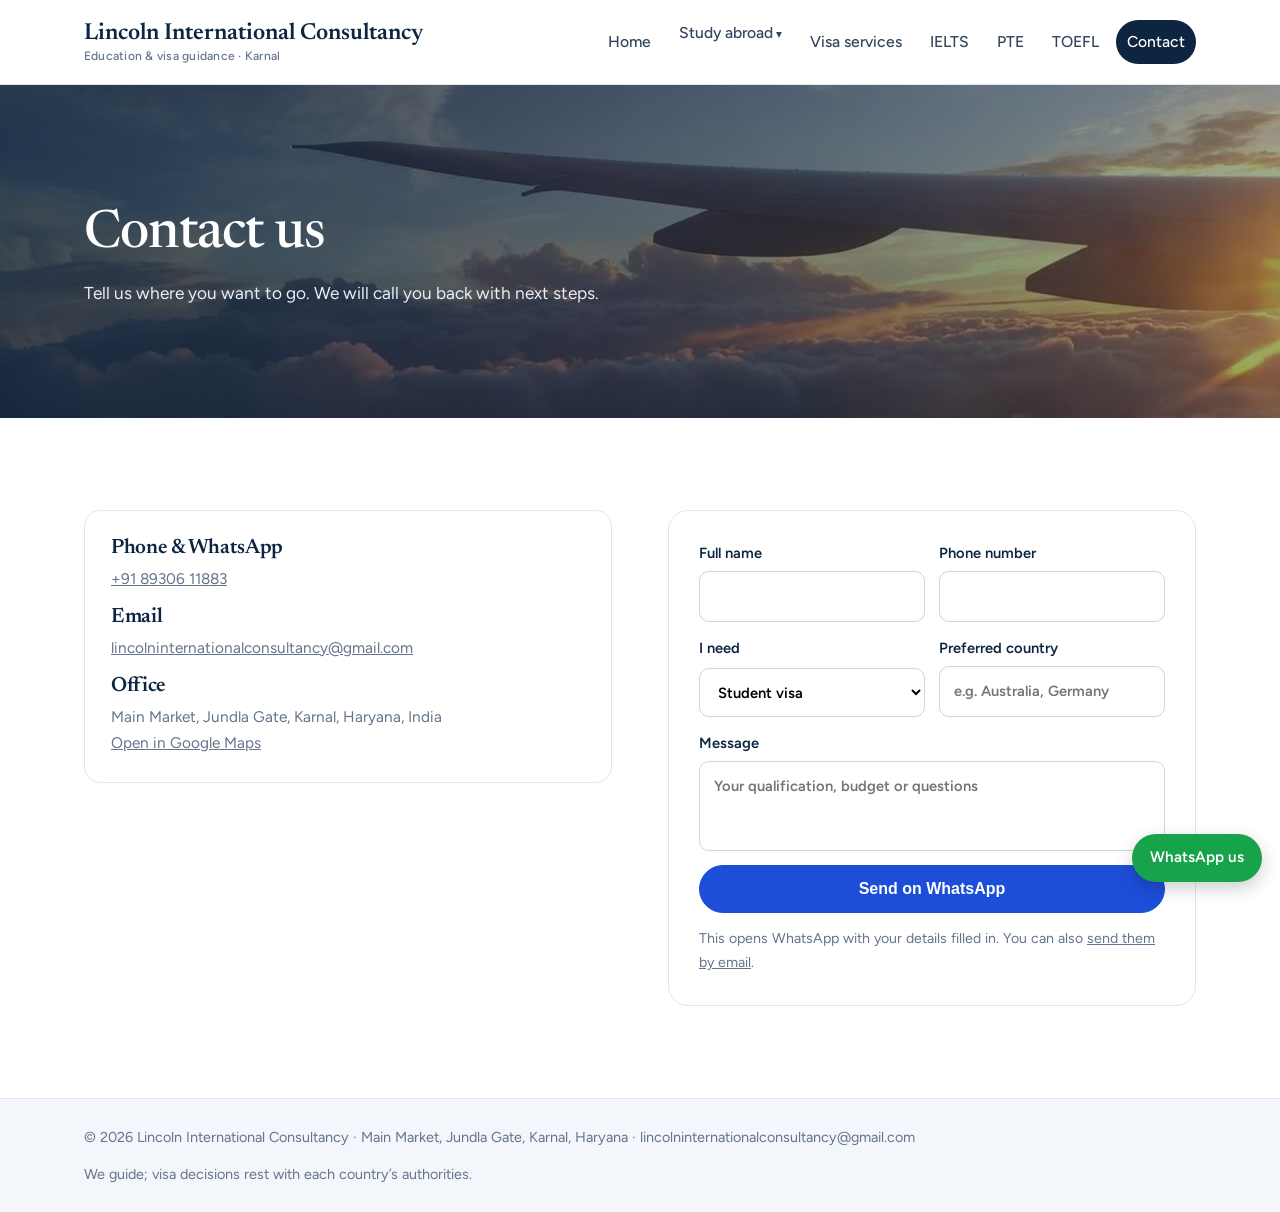
<file: contact.html>
<!DOCTYPE html><html lang="en"><head><meta charset="utf-8"><meta name="viewport" content="width=device-width, initial-scale=1"><title>Contact | Lincoln International Consultancy, Karnal</title><meta name="description" content="Tell us where you want to go. We will call you back with next steps.">
<link rel="preconnect" href="https://fonts.googleapis.com"><link rel="preconnect" href="https://fonts.gstatic.com" crossorigin><link href="https://fonts.googleapis.com/css2?family=Newsreader:opsz,wght@6..72,500;6..72,600&family=Figtree:wght@400;500;600&display=swap" rel="stylesheet"><link rel="icon" href="favicon.ico" sizes="any"><link rel="icon" type="image/png" sizes="32x32" href="assets/favicon-32.png"><link rel="apple-touch-icon" href="assets/apple-touch-icon.png"><link rel="stylesheet" href="style.css?v=6"></head><body>
<header><div class="wrap bar"><a class="brand" href="index.html">Lincoln International Consultancy<small>Education &amp; visa guidance · Karnal</small></a><button class="burger" aria-label="Open menu" aria-expanded="false" aria-controls="menu"><span></span></button><nav id="menu" aria-label="Main"><button class="x" aria-label="Close menu">&times;</button><a href="index.html">Home</a><div class="dd"><a href="destinations.html">Study abroad</a><div class="sub"><a href="study-in-canada.html">Canada</a><a href="study-in-uk.html">United Kingdom</a><a href="study-in-germany.html">Germany</a><a href="study-in-australia.html">Australia</a><a href="study-in-singapore.html">Singapore</a><a href="study-in-ireland.html">Ireland</a></div></div><a href="visa-services.html">Visa services</a><a href="ielts.html">IELTS</a><a href="pte.html">PTE</a><a href="toefl.html">TOEFL</a><a href="contact.html" aria-current=page>Contact</a></nav></div></header>
<main><div class="page banner"><img class="pst" src="assets/banner-poster.jpg" alt=""><video autoplay muted loop playsinline poster="assets/banner-poster.jpg" aria-hidden="true"><source src="assets/banner.mp4" type="video/mp4"></video><div class="wrap"><h1>Contact us</h1><p>Tell us where you want to go. We will call you back with next steps.</p></div></div><section><div class="wrap"><div class="two"><div><div class="card"><h3>Phone &amp; WhatsApp</h3><p><a href="tel:+918930611883">+91 89306 11883</a></p><h3 style="margin-top:14px">Email</h3><p><a href="mailto:lincolninternationalconsultancy@gmail.com">lincolninternationalconsultancy@gmail.com</a></p><h3 style="margin-top:14px">Office</h3><p>Main Market, Jundla Gate, Karnal, Haryana, India</p><p><a href="https://www.google.com/maps/search/?api=1&amp;query=Main+Market+Jundla+Gate+Karnal+Haryana" target="_blank" rel="noopener">Open in Google Maps</a></p></div></div><form id="enq">
   <div class="row">
    <label>Full name<input name="name" required autocomplete="name"></label>
    <label>Phone number<input name="phone" type="tel" required autocomplete="tel"></label>
   </div>
   <div class="row">
    <label>I need<select name="visa"><option>Student visa</option><option>Tourist visa</option><option>Work visa</option><option>IELTS / PTE / TOEFL coaching</option><option>Other</option></select></label>
    <label>Preferred country<input name="country" placeholder="e.g. Australia, Germany"></label>
   </div>
   <label>Message<textarea name="msg" placeholder="Your qualification, budget or questions"></textarea></label>
   <button class="btn" type="submit">Send on WhatsApp</button>
   <small>This opens WhatsApp with your details filled in. You can also <a id="mail" href="#">send them by email</a>.</small>
  </form></div></div></section></main>
<footer><div class="wrap"><span>© <span id="yr">2026</span> Lincoln International Consultancy · Main Market, Jundla Gate, Karnal, Haryana · lincolninternationalconsultancy@gmail.com</span><span>We guide; visa decisions rest with each country’s authorities.</span></div></footer>
<a class="wa" href="https://wa.me/918930611883" target="_blank" rel="noopener">WhatsApp us</a><script src="site.js?v=6"></script></body></html>
</file>
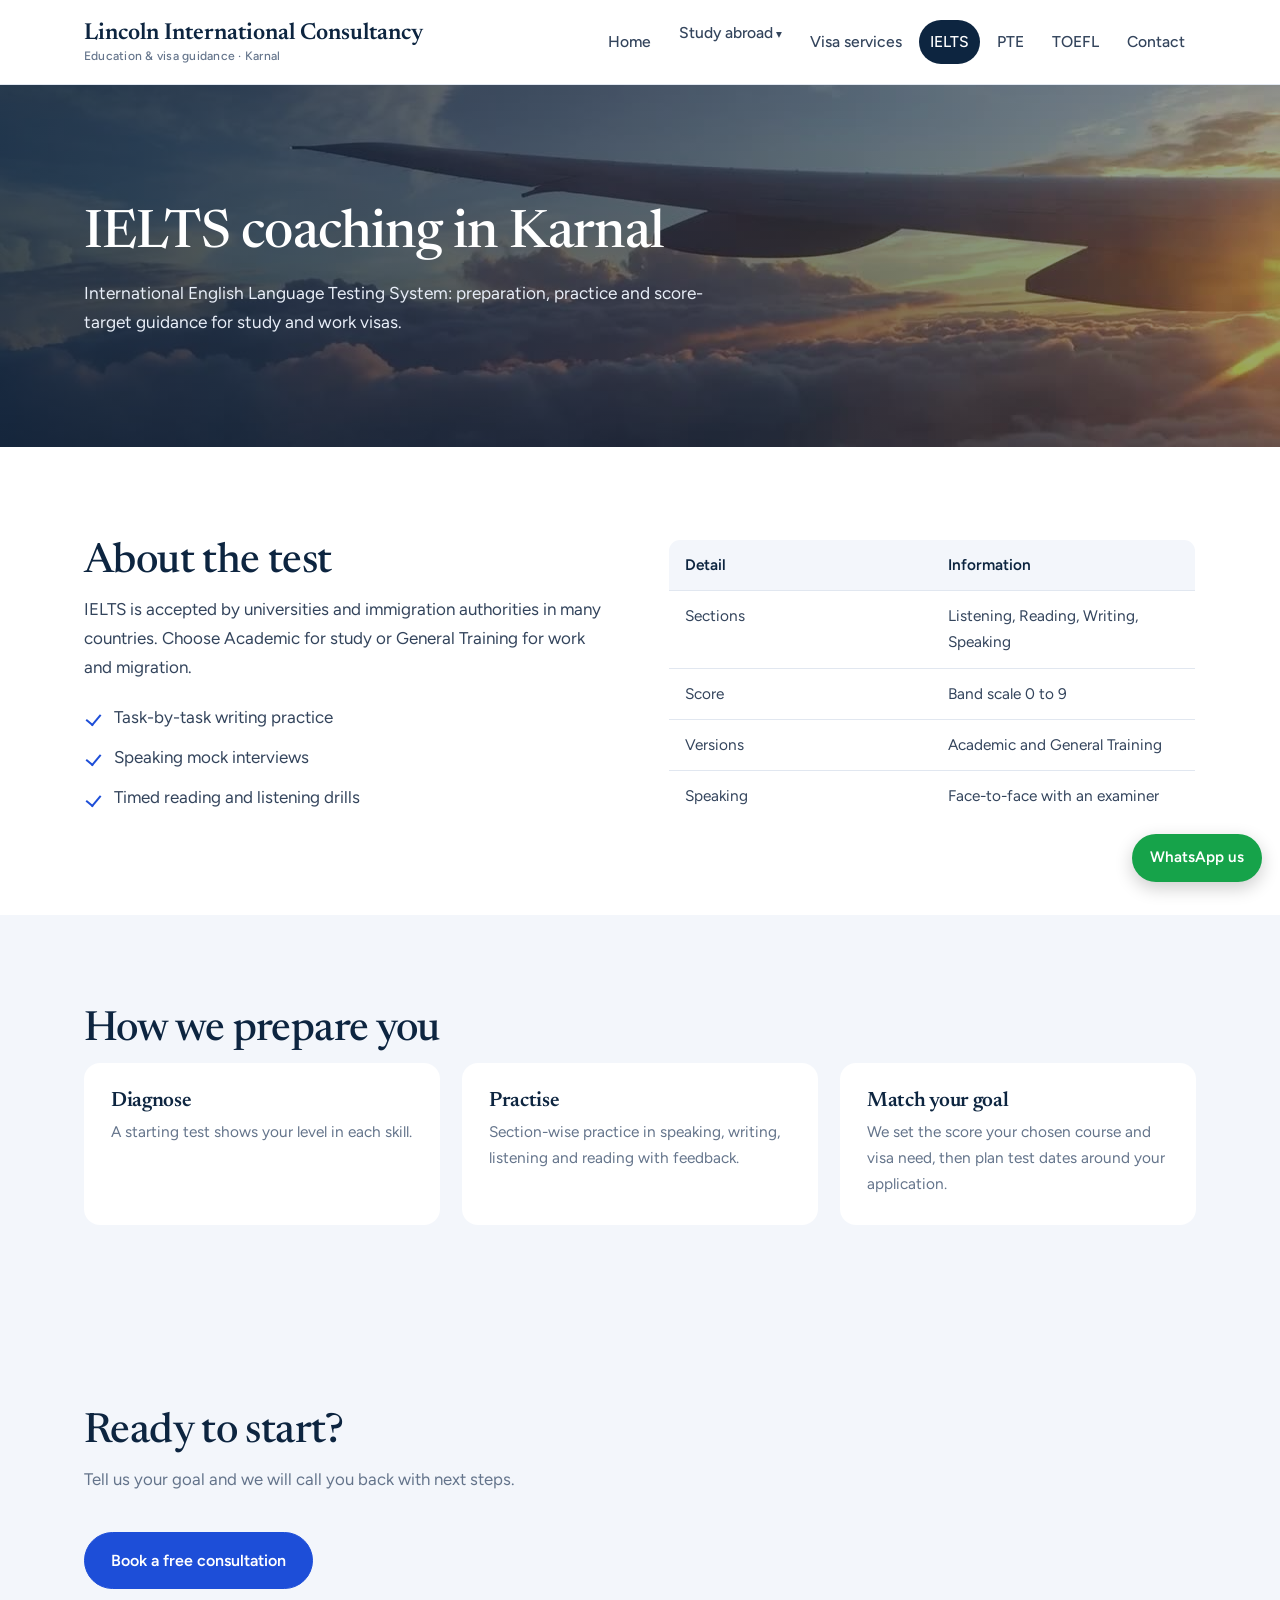
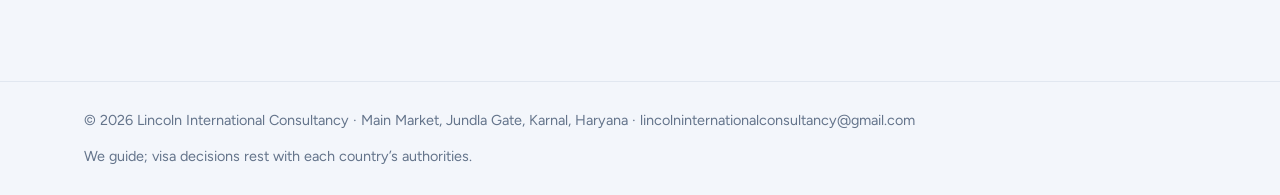
<file: ielts.html>
<!DOCTYPE html><html lang="en"><head><meta charset="utf-8"><meta name="viewport" content="width=device-width, initial-scale=1"><title>IELTS | Lincoln International Consultancy, Karnal</title><meta name="description" content="International English Language Testing System: preparation, practice and score-target guidance for study and work visas.">
<link rel="preconnect" href="https://fonts.googleapis.com"><link rel="preconnect" href="https://fonts.gstatic.com" crossorigin><link href="https://fonts.googleapis.com/css2?family=Newsreader:opsz,wght@6..72,500;6..72,600&family=Figtree:wght@400;500;600&display=swap" rel="stylesheet"><link rel="icon" href="favicon.ico" sizes="any"><link rel="icon" type="image/png" sizes="32x32" href="assets/favicon-32.png"><link rel="apple-touch-icon" href="assets/apple-touch-icon.png"><link rel="stylesheet" href="style.css?v=6"></head><body>
<header><div class="wrap bar"><a class="brand" href="index.html">Lincoln International Consultancy<small>Education &amp; visa guidance · Karnal</small></a><button class="burger" aria-label="Open menu" aria-expanded="false" aria-controls="menu"><span></span></button><nav id="menu" aria-label="Main"><button class="x" aria-label="Close menu">&times;</button><a href="index.html">Home</a><div class="dd"><a href="destinations.html">Study abroad</a><div class="sub"><a href="study-in-canada.html">Canada</a><a href="study-in-uk.html">United Kingdom</a><a href="study-in-germany.html">Germany</a><a href="study-in-australia.html">Australia</a><a href="study-in-singapore.html">Singapore</a><a href="study-in-ireland.html">Ireland</a></div></div><a href="visa-services.html">Visa services</a><a href="ielts.html" aria-current=page>IELTS</a><a href="pte.html">PTE</a><a href="toefl.html">TOEFL</a><a href="contact.html">Contact</a></nav></div></header>
<main><div class="page banner"><img class="pst" src="assets/banner-poster.jpg" alt=""><video autoplay muted loop playsinline poster="assets/banner-poster.jpg" aria-hidden="true"><source src="assets/banner.mp4" type="video/mp4"></video><div class="wrap"><h1>IELTS coaching in Karnal</h1><p>International English Language Testing System: preparation, practice and score-target guidance for study and work visas.</p></div></div><section><div class="wrap"><div class="two"><div><h2>About the test</h2><p>IELTS is accepted by universities and immigration authorities in many countries. Choose Academic for study or General Training for work and migration.</p><ul class="tick"><li>Task-by-task writing practice</li><li>Speaking mock interviews</li><li>Timed reading and listening drills</li></ul></div><div><table><tr><th>Detail</th><th>Information</th></tr><tr><td>Sections</td><td>Listening, Reading, Writing, Speaking</td></tr><tr><td>Score</td><td>Band scale 0 to 9</td></tr><tr><td>Versions</td><td>Academic and General Training</td></tr><tr><td>Speaking</td><td>Face-to-face with an examiner</td></tr></table></div></div></div></section><section class=alt><div class="wrap"><h2>How we prepare you</h2><div class="grid3"><div class="card"><h3>Diagnose</h3><p>A starting test shows your level in each skill.</p></div><div class="card"><h3>Practise</h3><p>Section-wise practice in speaking, writing, listening and reading with feedback.</p></div><div class="card"><h3>Match your goal</h3><p>We set the score your chosen course and visa need, then plan test dates around your application.</p></div></div></div></section><section class=alt><div class="wrap"><h2>Ready to start?</h2><p class="lead">Tell us your goal and we will call you back with next steps.</p><a class="btn" href="contact.html">Book a free consultation</a></div></section></main>
<footer><div class="wrap"><span>© <span id="yr">2026</span> Lincoln International Consultancy · Main Market, Jundla Gate, Karnal, Haryana · lincolninternationalconsultancy@gmail.com</span><span>We guide; visa decisions rest with each country’s authorities.</span></div></footer>
<a class="wa" href="https://wa.me/918930611883" target="_blank" rel="noopener">WhatsApp us</a><script src="site.js?v=6"></script></body></html>
</file>
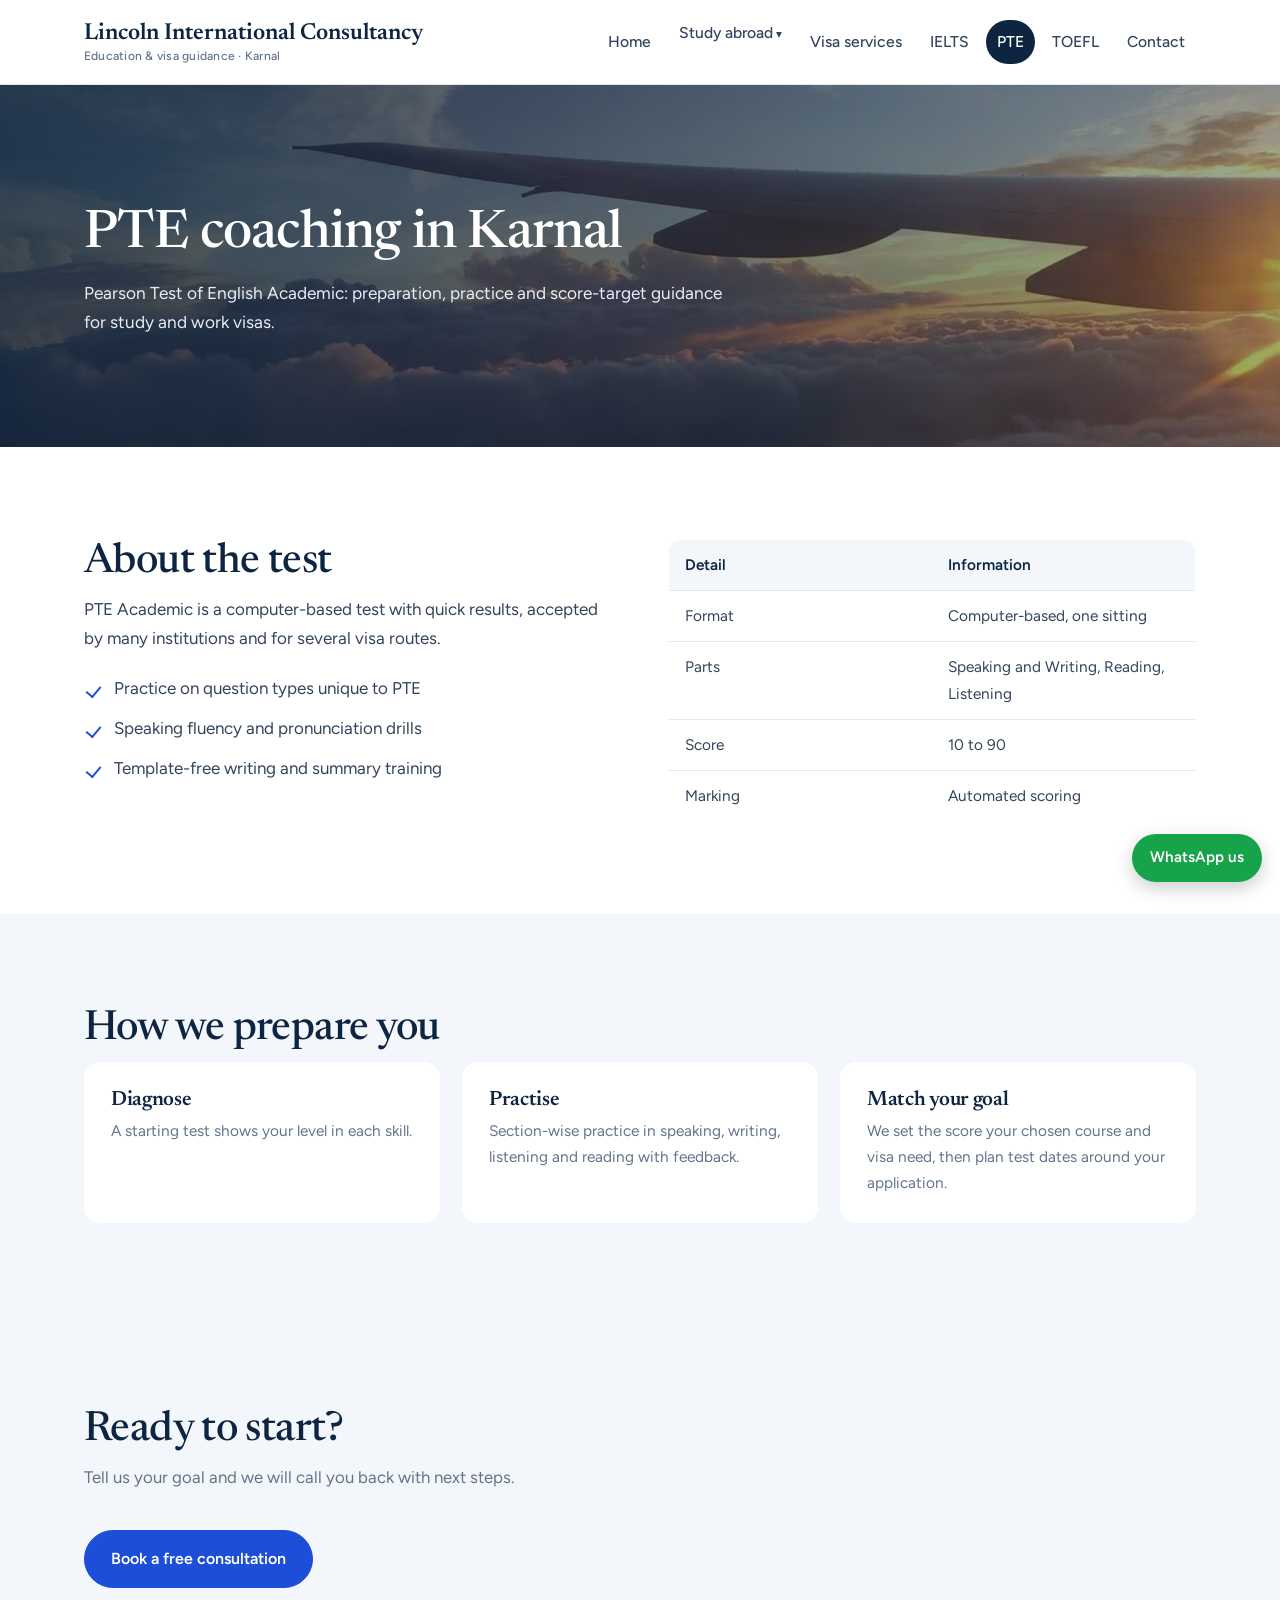
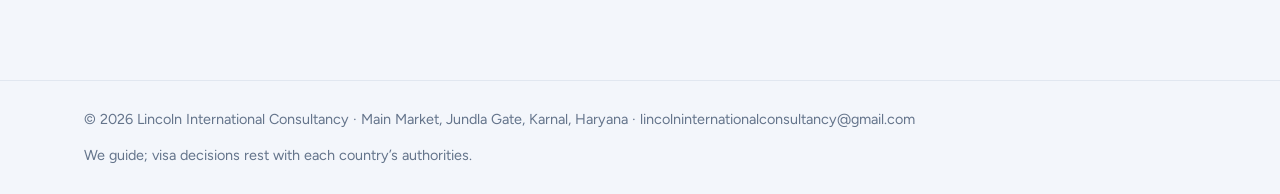
<file: pte.html>
<!DOCTYPE html><html lang="en"><head><meta charset="utf-8"><meta name="viewport" content="width=device-width, initial-scale=1"><title>PTE | Lincoln International Consultancy, Karnal</title><meta name="description" content="Pearson Test of English Academic: preparation, practice and score-target guidance for study and work visas.">
<link rel="preconnect" href="https://fonts.googleapis.com"><link rel="preconnect" href="https://fonts.gstatic.com" crossorigin><link href="https://fonts.googleapis.com/css2?family=Newsreader:opsz,wght@6..72,500;6..72,600&family=Figtree:wght@400;500;600&display=swap" rel="stylesheet"><link rel="icon" href="favicon.ico" sizes="any"><link rel="icon" type="image/png" sizes="32x32" href="assets/favicon-32.png"><link rel="apple-touch-icon" href="assets/apple-touch-icon.png"><link rel="stylesheet" href="style.css?v=6"></head><body>
<header><div class="wrap bar"><a class="brand" href="index.html">Lincoln International Consultancy<small>Education &amp; visa guidance · Karnal</small></a><button class="burger" aria-label="Open menu" aria-expanded="false" aria-controls="menu"><span></span></button><nav id="menu" aria-label="Main"><button class="x" aria-label="Close menu">&times;</button><a href="index.html">Home</a><div class="dd"><a href="destinations.html">Study abroad</a><div class="sub"><a href="study-in-canada.html">Canada</a><a href="study-in-uk.html">United Kingdom</a><a href="study-in-germany.html">Germany</a><a href="study-in-australia.html">Australia</a><a href="study-in-singapore.html">Singapore</a><a href="study-in-ireland.html">Ireland</a></div></div><a href="visa-services.html">Visa services</a><a href="ielts.html">IELTS</a><a href="pte.html" aria-current=page>PTE</a><a href="toefl.html">TOEFL</a><a href="contact.html">Contact</a></nav></div></header>
<main><div class="page banner"><img class="pst" src="assets/banner-poster.jpg" alt=""><video autoplay muted loop playsinline poster="assets/banner-poster.jpg" aria-hidden="true"><source src="assets/banner.mp4" type="video/mp4"></video><div class="wrap"><h1>PTE coaching in Karnal</h1><p>Pearson Test of English Academic: preparation, practice and score-target guidance for study and work visas.</p></div></div><section><div class="wrap"><div class="two"><div><h2>About the test</h2><p>PTE Academic is a computer-based test with quick results, accepted by many institutions and for several visa routes.</p><ul class="tick"><li>Practice on question types unique to PTE</li><li>Speaking fluency and pronunciation drills</li><li>Template-free writing and summary training</li></ul></div><div><table><tr><th>Detail</th><th>Information</th></tr><tr><td>Format</td><td>Computer-based, one sitting</td></tr><tr><td>Parts</td><td>Speaking and Writing, Reading, Listening</td></tr><tr><td>Score</td><td>10 to 90</td></tr><tr><td>Marking</td><td>Automated scoring</td></tr></table></div></div></div></section><section class=alt><div class="wrap"><h2>How we prepare you</h2><div class="grid3"><div class="card"><h3>Diagnose</h3><p>A starting test shows your level in each skill.</p></div><div class="card"><h3>Practise</h3><p>Section-wise practice in speaking, writing, listening and reading with feedback.</p></div><div class="card"><h3>Match your goal</h3><p>We set the score your chosen course and visa need, then plan test dates around your application.</p></div></div></div></section><section class=alt><div class="wrap"><h2>Ready to start?</h2><p class="lead">Tell us your goal and we will call you back with next steps.</p><a class="btn" href="contact.html">Book a free consultation</a></div></section></main>
<footer><div class="wrap"><span>© <span id="yr">2026</span> Lincoln International Consultancy · Main Market, Jundla Gate, Karnal, Haryana · lincolninternationalconsultancy@gmail.com</span><span>We guide; visa decisions rest with each country’s authorities.</span></div></footer>
<a class="wa" href="https://wa.me/918930611883" target="_blank" rel="noopener">WhatsApp us</a><script src="site.js?v=6"></script></body></html>
</file>
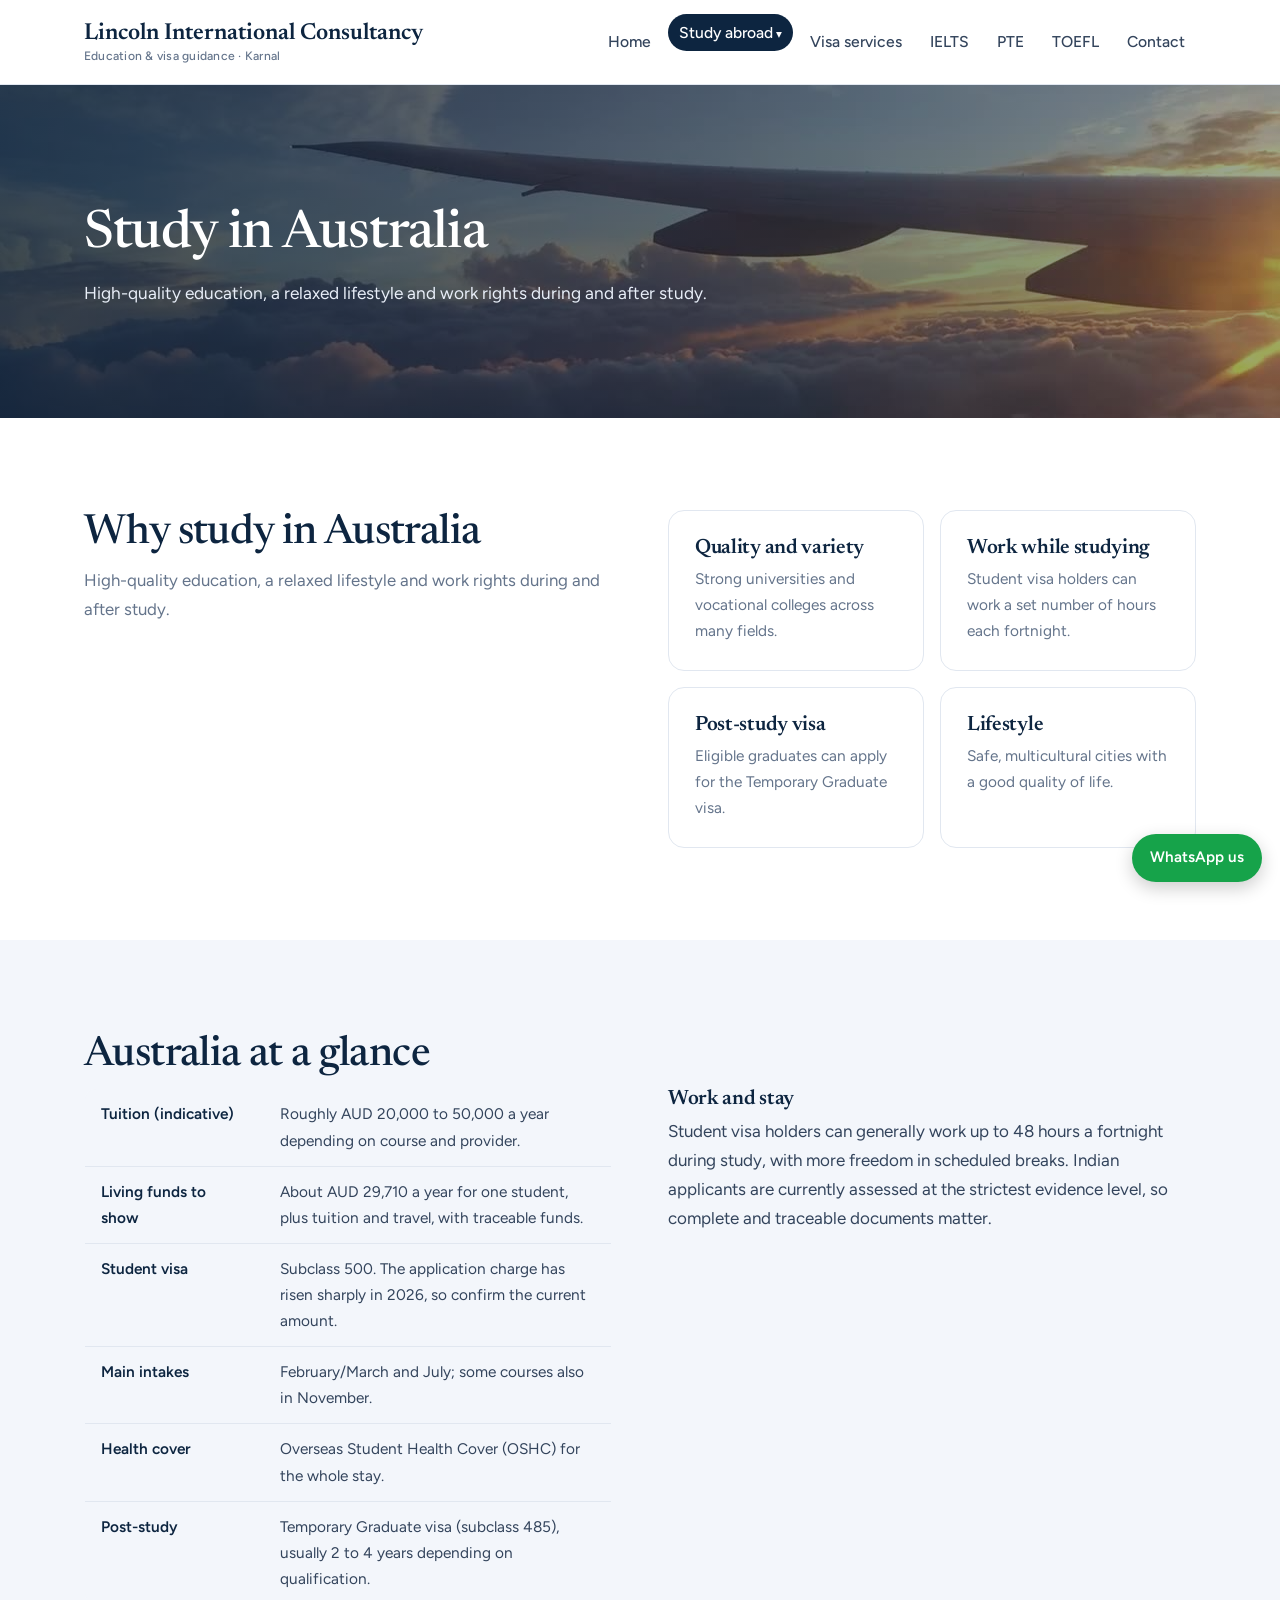
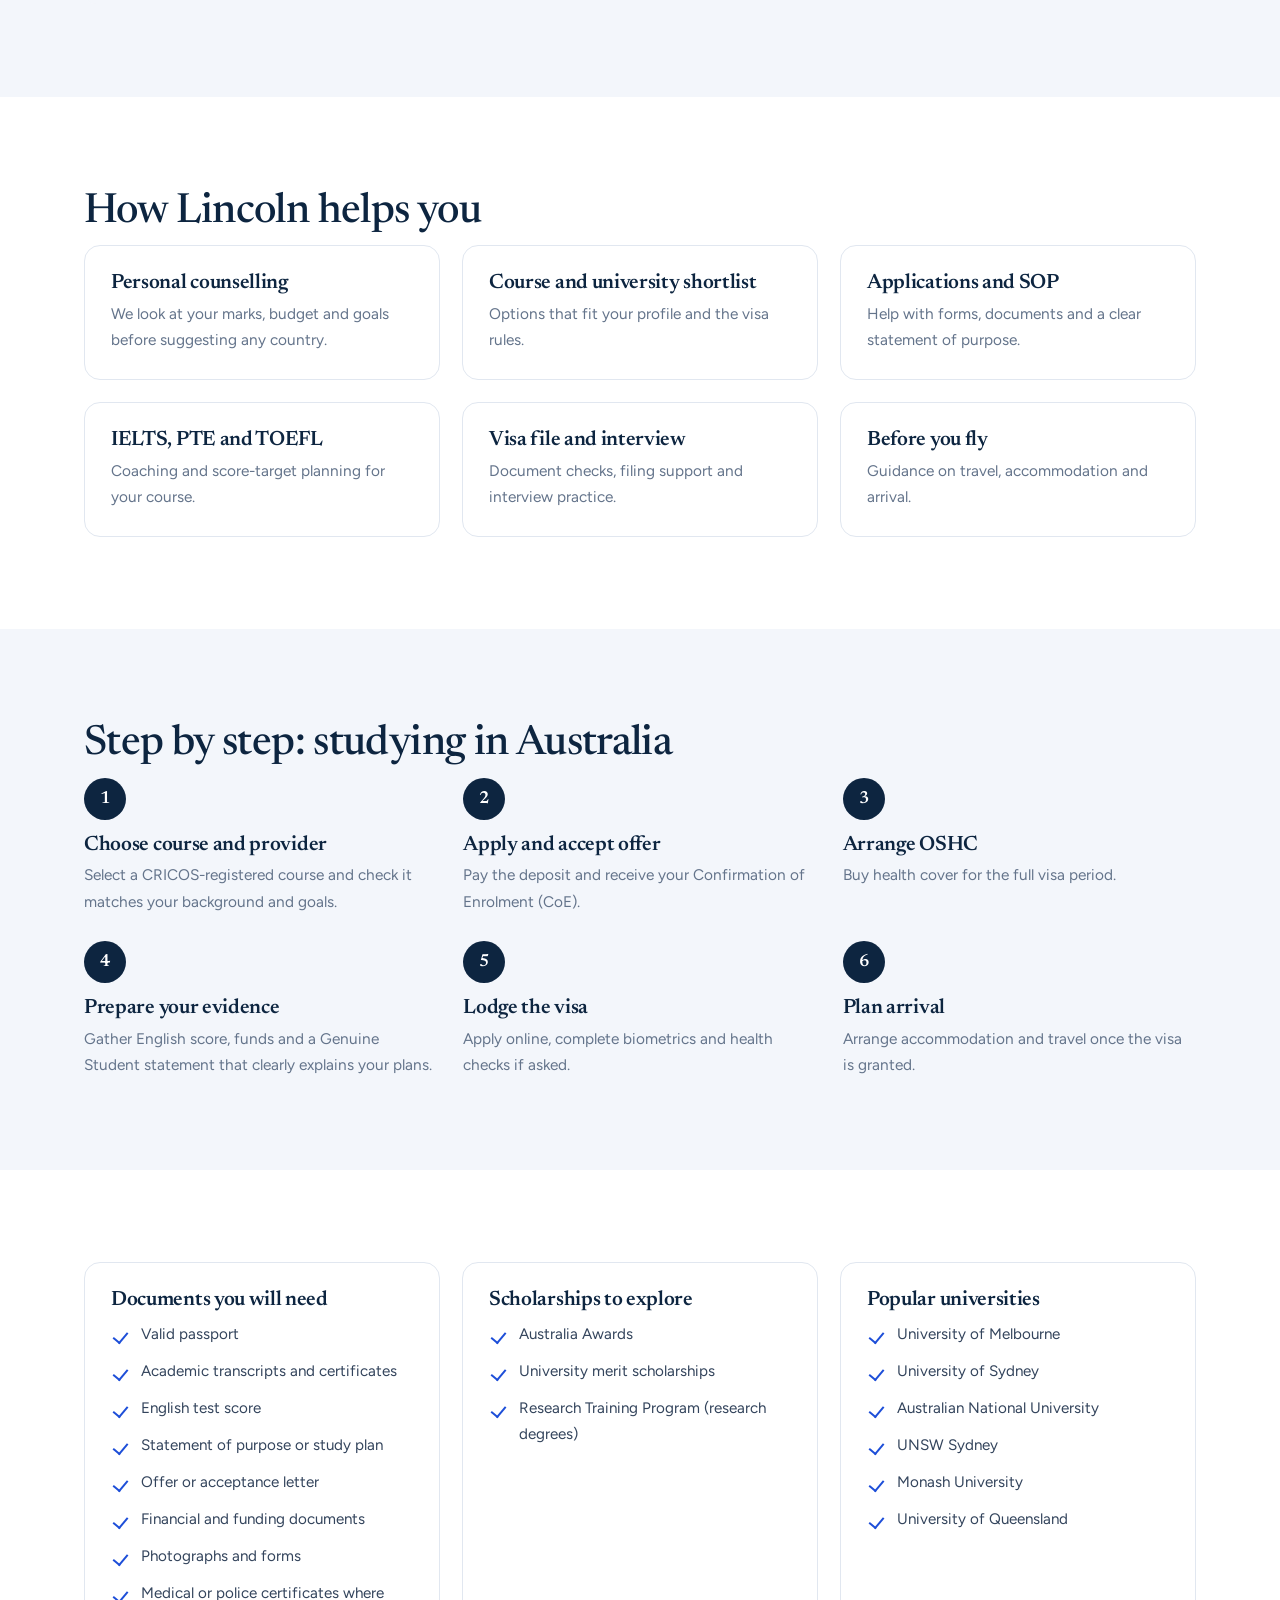
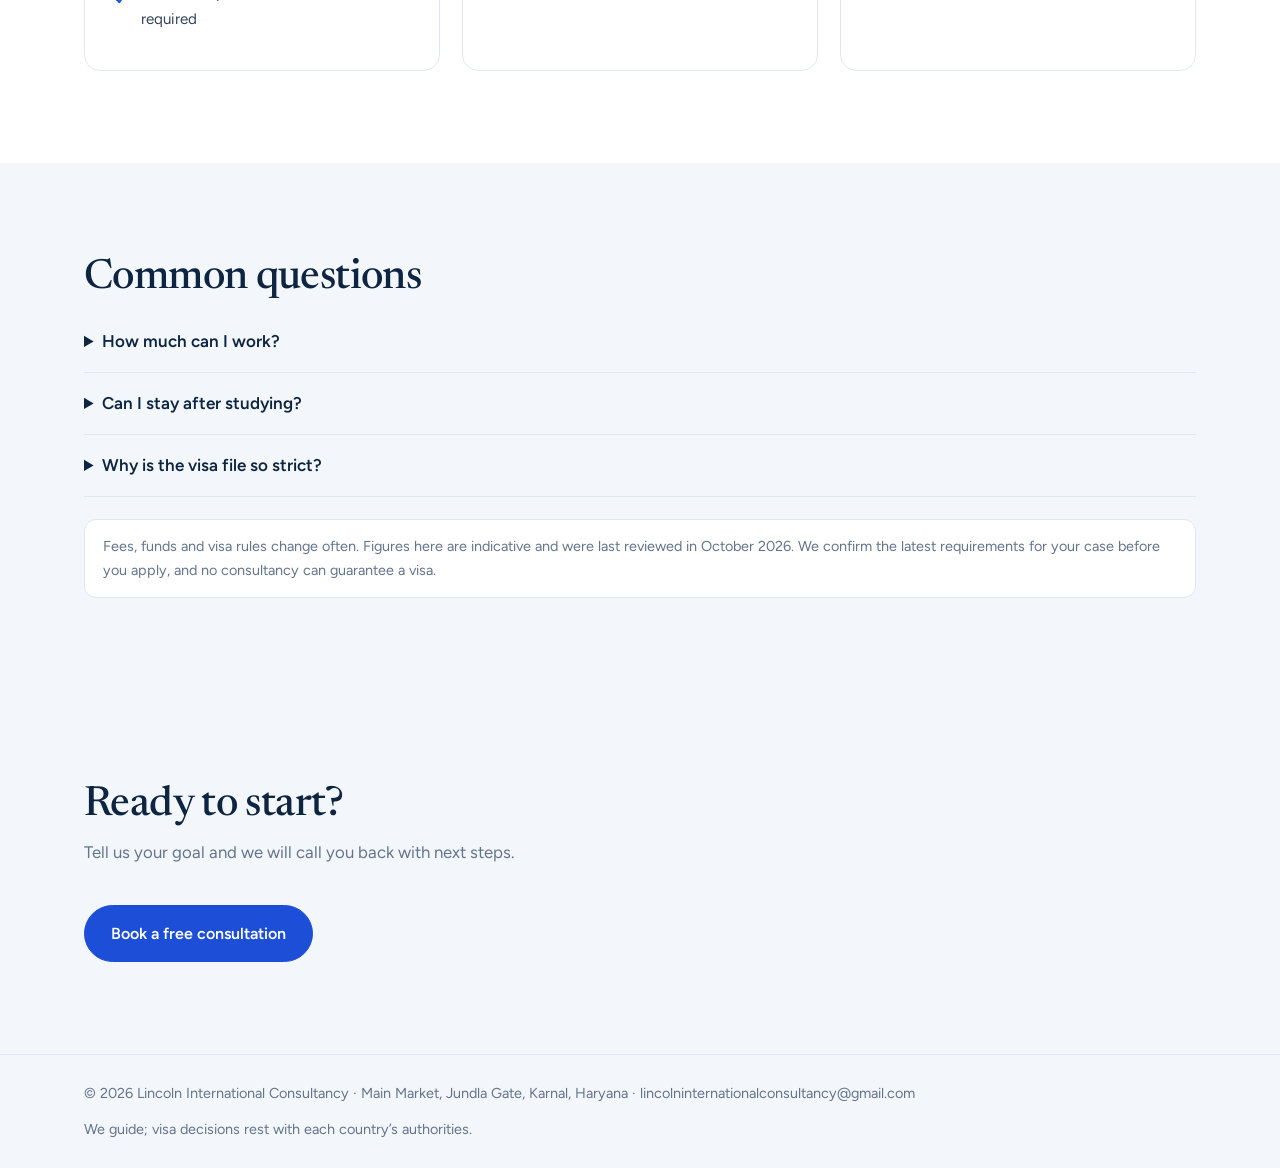
<file: study-in-australia.html>
<!DOCTYPE html><html lang="en"><head><meta charset="utf-8"><meta name="viewport" content="width=device-width, initial-scale=1"><title>Study in Australia | Lincoln International Consultancy, Karnal</title><meta name="description" content="High-quality education, a relaxed lifestyle and work rights during and after study.">
<link rel="preconnect" href="https://fonts.googleapis.com"><link rel="preconnect" href="https://fonts.gstatic.com" crossorigin><link href="https://fonts.googleapis.com/css2?family=Newsreader:opsz,wght@6..72,500;6..72,600&family=Figtree:wght@400;500;600&display=swap" rel="stylesheet"><link rel="icon" href="favicon.ico" sizes="any"><link rel="icon" type="image/png" sizes="32x32" href="assets/favicon-32.png"><link rel="apple-touch-icon" href="assets/apple-touch-icon.png"><link rel="stylesheet" href="style.css?v=6"></head><body>
<header><div class="wrap bar"><a class="brand" href="index.html">Lincoln International Consultancy<small>Education &amp; visa guidance · Karnal</small></a><button class="burger" aria-label="Open menu" aria-expanded="false" aria-controls="menu"><span></span></button><nav id="menu" aria-label="Main"><button class="x" aria-label="Close menu">&times;</button><a href="index.html">Home</a><div class="dd"><a href="destinations.html" aria-current=page>Study abroad</a><div class="sub"><a href="study-in-canada.html">Canada</a><a href="study-in-uk.html">United Kingdom</a><a href="study-in-germany.html">Germany</a><a href="study-in-australia.html" aria-current=page>Australia</a><a href="study-in-singapore.html">Singapore</a><a href="study-in-ireland.html">Ireland</a></div></div><a href="visa-services.html">Visa services</a><a href="ielts.html">IELTS</a><a href="pte.html">PTE</a><a href="toefl.html">TOEFL</a><a href="contact.html">Contact</a></nav></div></header>
<main><div class="page banner"><img class="pst" src="assets/banner-poster.jpg" alt=""><video autoplay muted loop playsinline poster="assets/banner-poster.jpg" aria-hidden="true"><source src="assets/banner.mp4" type="video/mp4"></video><div class="wrap"><h1>Study in Australia</h1><p>High-quality education, a relaxed lifestyle and work rights during and after study.</p></div></div><section><div class="wrap"><div class="two"><div><h2>Why study in Australia</h2><p class="lead">High-quality education, a relaxed lifestyle and work rights during and after study.</p></div><div class="grid2"><div class="card"><h3>Quality and variety</h3><p>Strong universities and vocational colleges across many fields.</p></div><div class="card"><h3>Work while studying</h3><p>Student visa holders can work a set number of hours each fortnight.</p></div><div class="card"><h3>Post-study visa</h3><p>Eligible graduates can apply for the Temporary Graduate visa.</p></div><div class="card"><h3>Lifestyle</h3><p>Safe, multicultural cities with a good quality of life.</p></div></div></div></div></section><section class=alt><div class="wrap"><h2>Australia at a glance</h2><div class="two"><table><tr><th>Tuition (indicative)</th><td>Roughly AUD 20,000 to 50,000 a year depending on course and provider.</td></tr><tr><th>Living funds to show</th><td>About AUD 29,710 a year for one student, plus tuition and travel, with traceable funds.</td></tr><tr><th>Student visa</th><td>Subclass 500. The application charge has risen sharply in 2026, so confirm the current amount.</td></tr><tr><th>Main intakes</th><td>February/March and July; some courses also in November.</td></tr><tr><th>Health cover</th><td>Overseas Student Health Cover (OSHC) for the whole stay.</td></tr><tr><th>Post-study</th><td>Temporary Graduate visa (subclass 485), usually 2 to 4 years depending on qualification.</td></tr></table><div><h3>Work and stay</h3><p>Student visa holders can generally work up to 48 hours a fortnight during study, with more freedom in scheduled breaks. Indian applicants are currently assessed at the strictest evidence level, so complete and traceable documents matter.</p></div></div></div></section><section><div class="wrap"><h2>How Lincoln helps you</h2><div class="grid3"><div class="card"><h3>Personal counselling</h3><p>We look at your marks, budget and goals before suggesting any country.</p></div><div class="card"><h3>Course and university shortlist</h3><p>Options that fit your profile and the visa rules.</p></div><div class="card"><h3>Applications and SOP</h3><p>Help with forms, documents and a clear statement of purpose.</p></div><div class="card"><h3>IELTS, PTE and TOEFL</h3><p>Coaching and score-target planning for your course.</p></div><div class="card"><h3>Visa file and interview</h3><p>Document checks, filing support and interview practice.</p></div><div class="card"><h3>Before you fly</h3><p>Guidance on travel, accommodation and arrival.</p></div></div></div></section><section class=alt><div class="wrap"><h2>Step by step: studying in Australia</h2><ol class="steps s3"><li><h3>Choose course and provider</h3><p>Select a CRICOS-registered course and check it matches your background and goals.</p></li><li><h3>Apply and accept offer</h3><p>Pay the deposit and receive your Confirmation of Enrolment (CoE).</p></li><li><h3>Arrange OSHC</h3><p>Buy health cover for the full visa period.</p></li><li><h3>Prepare your evidence</h3><p>Gather English score, funds and a Genuine Student statement that clearly explains your plans.</p></li><li><h3>Lodge the visa</h3><p>Apply online, complete biometrics and health checks if asked.</p></li><li><h3>Plan arrival</h3><p>Arrange accommodation and travel once the visa is granted.</p></li></ol></div></section><section><div class="wrap"><div class="grid3"><div class="card"><h3>Documents you will need</h3><ul class="tick"><li>Valid passport</li><li>Academic transcripts and certificates</li><li>English test score</li><li>Statement of purpose or study plan</li><li>Offer or acceptance letter</li><li>Financial and funding documents</li><li>Photographs and forms</li><li>Medical or police certificates where required</li></ul></div><div class="card"><h3>Scholarships to explore</h3><ul class="tick"><li>Australia Awards</li><li>University merit scholarships</li><li>Research Training Program (research degrees)</li></ul></div><div class="card"><h3>Popular universities</h3><ul class="tick"><li>University of Melbourne</li><li>University of Sydney</li><li>Australian National University</li><li>UNSW Sydney</li><li>Monash University</li><li>University of Queensland</li></ul></div></div></div></section><section class=alt><div class="wrap"><h2>Common questions</h2><div class="faq"><details><summary>How much can I work?</summary><p>Up to 48 hours a fortnight during study under current rules, with more in scheduled breaks.</p></details><details><summary>Can I stay after studying?</summary><p>Many graduates apply for the Temporary Graduate visa. The length depends on your qualification and the rules at that time.</p></details><details><summary>Why is the visa file so strict?</summary><p>Australia checks that you are a genuine student with clear plans and funds. A well-prepared file makes a real difference.</p></details></div><p class="note">Fees, funds and visa rules change often. Figures here are indicative and were last reviewed in October 2026. We confirm the latest requirements for your case before you apply, and no consultancy can guarantee a visa.</p></div></section><section class=alt><div class="wrap"><h2>Ready to start?</h2><p class="lead">Tell us your goal and we will call you back with next steps.</p><a class="btn" href="contact.html">Book a free consultation</a></div></section></main>
<footer><div class="wrap"><span>© <span id="yr">2026</span> Lincoln International Consultancy · Main Market, Jundla Gate, Karnal, Haryana · lincolninternationalconsultancy@gmail.com</span><span>We guide; visa decisions rest with each country’s authorities.</span></div></footer>
<a class="wa" href="https://wa.me/918930611883" target="_blank" rel="noopener">WhatsApp us</a><script src="site.js?v=6"></script></body></html>
</file>
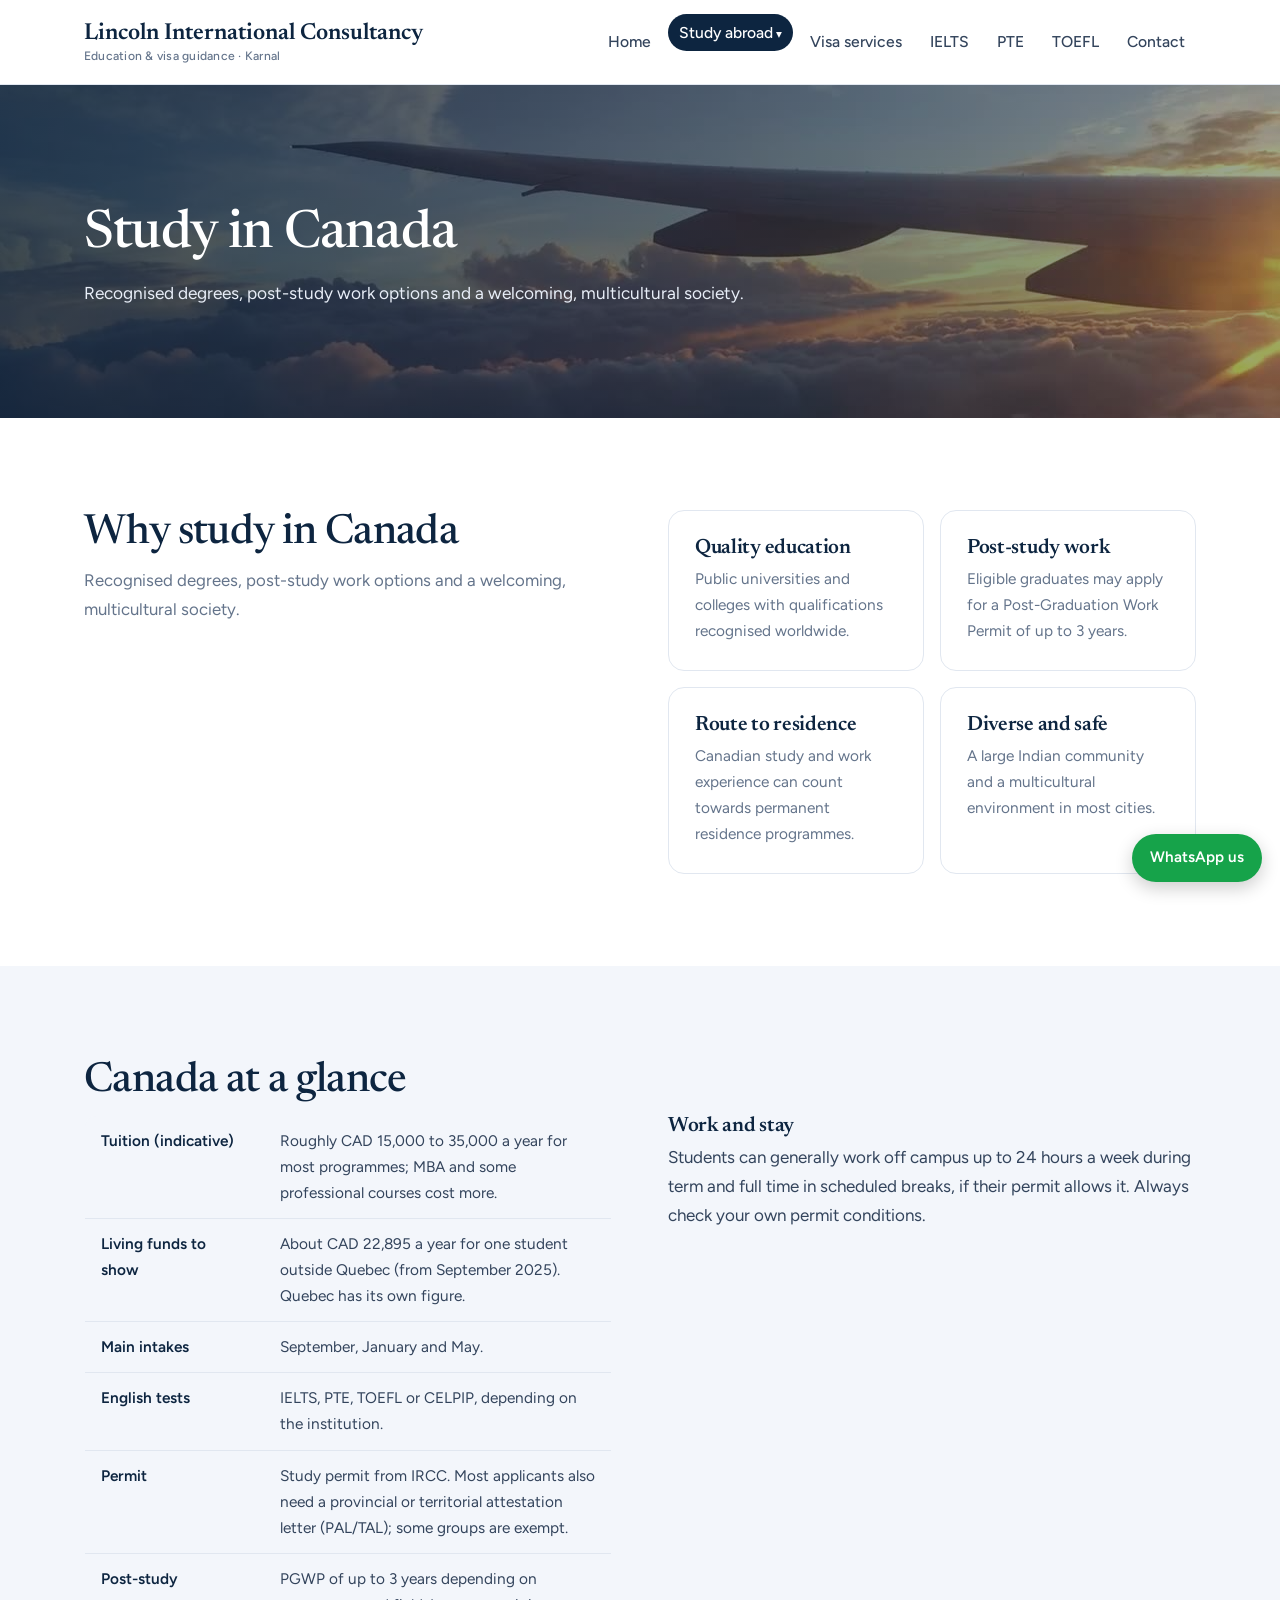
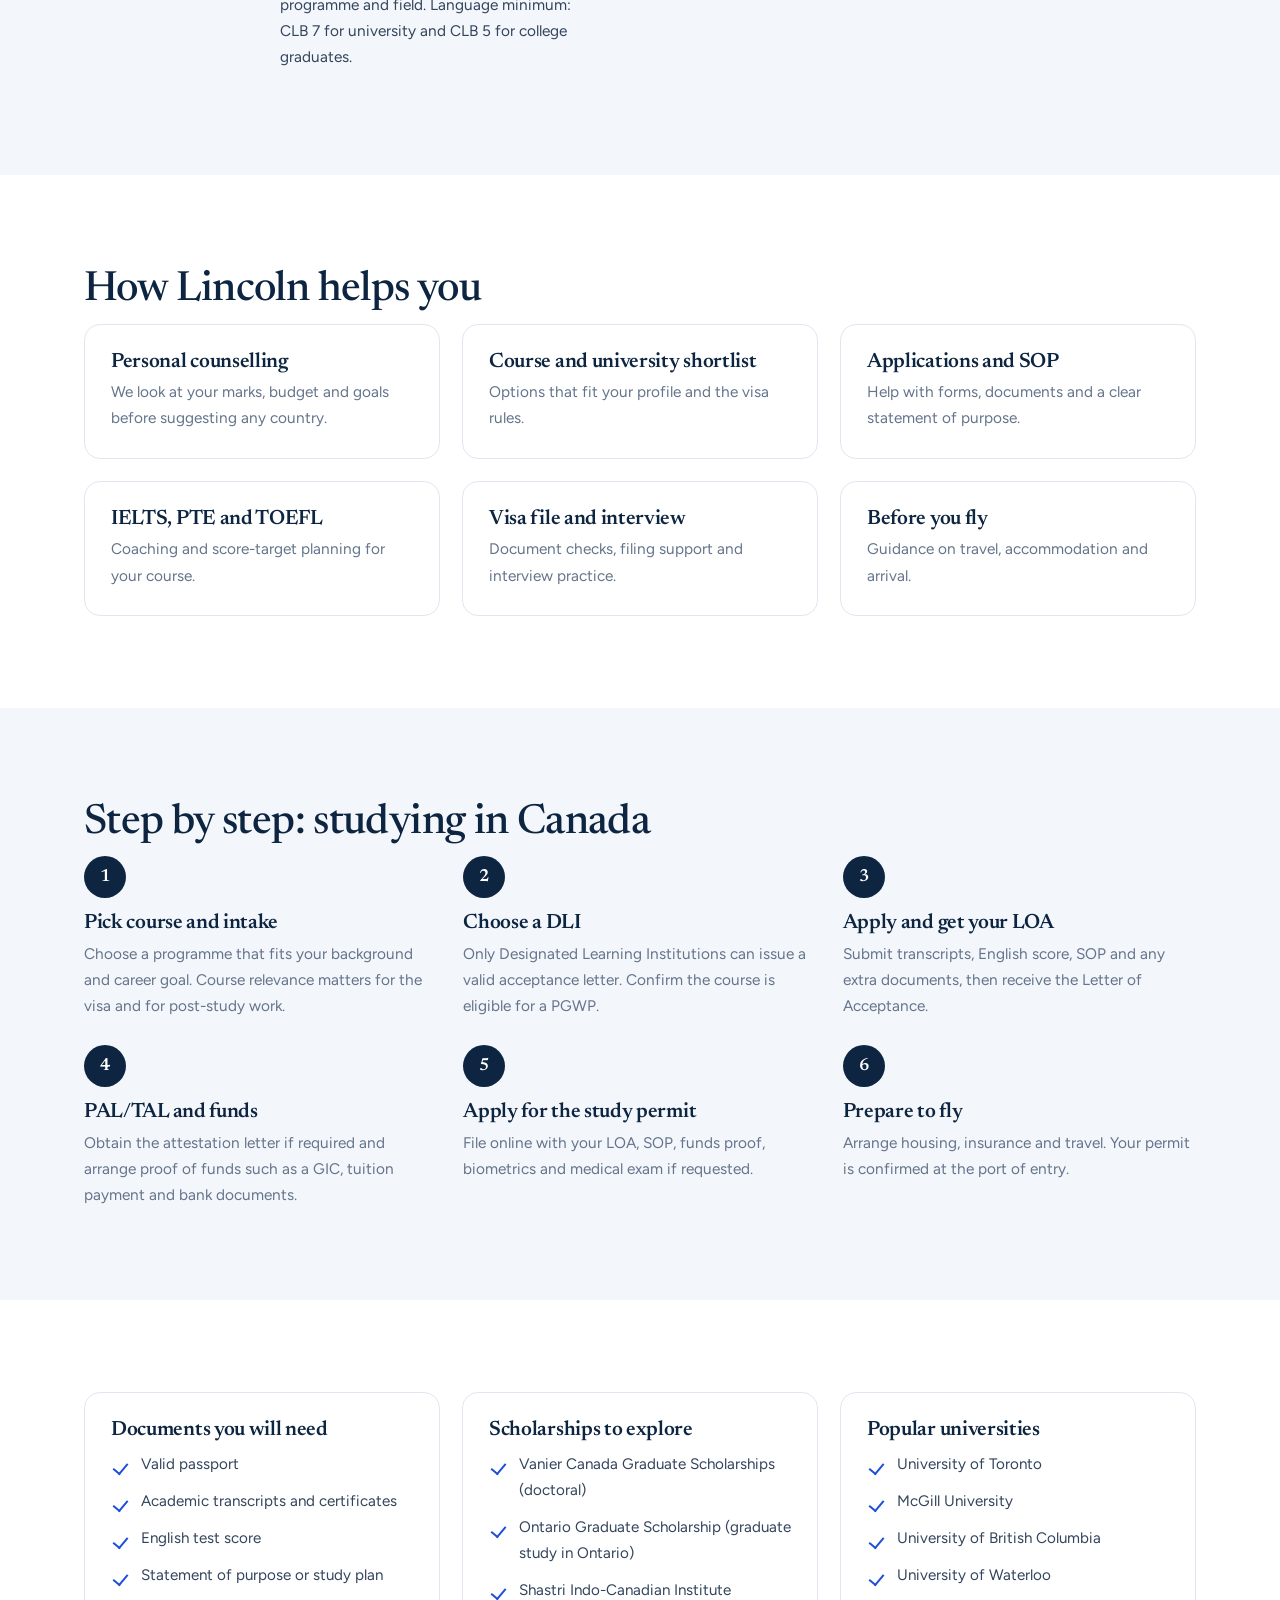
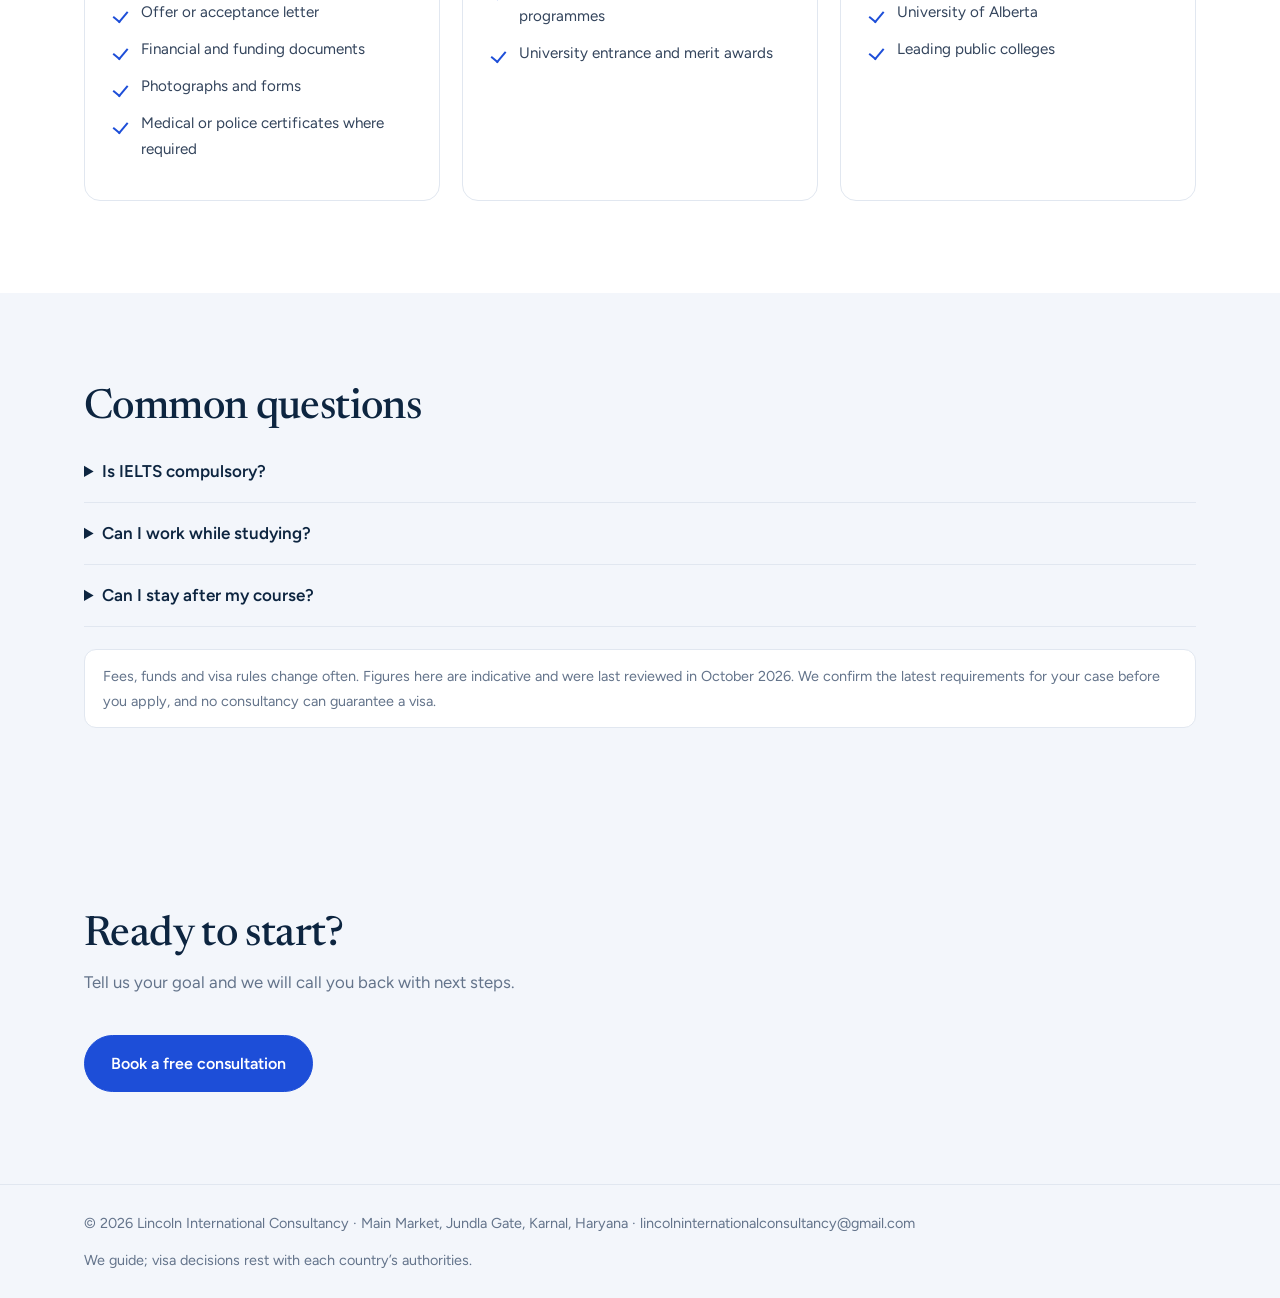
<file: study-in-canada.html>
<!DOCTYPE html><html lang="en"><head><meta charset="utf-8"><meta name="viewport" content="width=device-width, initial-scale=1"><title>Study in Canada | Lincoln International Consultancy, Karnal</title><meta name="description" content="Recognised degrees, post-study work options and a welcoming, multicultural society.">
<link rel="preconnect" href="https://fonts.googleapis.com"><link rel="preconnect" href="https://fonts.gstatic.com" crossorigin><link href="https://fonts.googleapis.com/css2?family=Newsreader:opsz,wght@6..72,500;6..72,600&family=Figtree:wght@400;500;600&display=swap" rel="stylesheet"><link rel="icon" href="favicon.ico" sizes="any"><link rel="icon" type="image/png" sizes="32x32" href="assets/favicon-32.png"><link rel="apple-touch-icon" href="assets/apple-touch-icon.png"><link rel="stylesheet" href="style.css?v=6"></head><body>
<header><div class="wrap bar"><a class="brand" href="index.html">Lincoln International Consultancy<small>Education &amp; visa guidance · Karnal</small></a><button class="burger" aria-label="Open menu" aria-expanded="false" aria-controls="menu"><span></span></button><nav id="menu" aria-label="Main"><button class="x" aria-label="Close menu">&times;</button><a href="index.html">Home</a><div class="dd"><a href="destinations.html" aria-current=page>Study abroad</a><div class="sub"><a href="study-in-canada.html" aria-current=page>Canada</a><a href="study-in-uk.html">United Kingdom</a><a href="study-in-germany.html">Germany</a><a href="study-in-australia.html">Australia</a><a href="study-in-singapore.html">Singapore</a><a href="study-in-ireland.html">Ireland</a></div></div><a href="visa-services.html">Visa services</a><a href="ielts.html">IELTS</a><a href="pte.html">PTE</a><a href="toefl.html">TOEFL</a><a href="contact.html">Contact</a></nav></div></header>
<main><div class="page banner"><img class="pst" src="assets/banner-poster.jpg" alt=""><video autoplay muted loop playsinline poster="assets/banner-poster.jpg" aria-hidden="true"><source src="assets/banner.mp4" type="video/mp4"></video><div class="wrap"><h1>Study in Canada</h1><p>Recognised degrees, post-study work options and a welcoming, multicultural society.</p></div></div><section><div class="wrap"><div class="two"><div><h2>Why study in Canada</h2><p class="lead">Recognised degrees, post-study work options and a welcoming, multicultural society.</p></div><div class="grid2"><div class="card"><h3>Quality education</h3><p>Public universities and colleges with qualifications recognised worldwide.</p></div><div class="card"><h3>Post-study work</h3><p>Eligible graduates may apply for a Post-Graduation Work Permit of up to 3 years.</p></div><div class="card"><h3>Route to residence</h3><p>Canadian study and work experience can count towards permanent residence programmes.</p></div><div class="card"><h3>Diverse and safe</h3><p>A large Indian community and a multicultural environment in most cities.</p></div></div></div></div></section><section class=alt><div class="wrap"><h2>Canada at a glance</h2><div class="two"><table><tr><th>Tuition (indicative)</th><td>Roughly CAD 15,000 to 35,000 a year for most programmes; MBA and some professional courses cost more.</td></tr><tr><th>Living funds to show</th><td>About CAD 22,895 a year for one student outside Quebec (from September 2025). Quebec has its own figure.</td></tr><tr><th>Main intakes</th><td>September, January and May.</td></tr><tr><th>English tests</th><td>IELTS, PTE, TOEFL or CELPIP, depending on the institution.</td></tr><tr><th>Permit</th><td>Study permit from IRCC. Most applicants also need a provincial or territorial attestation letter (PAL/TAL); some groups are exempt.</td></tr><tr><th>Post-study</th><td>PGWP of up to 3 years depending on programme and field. Language minimum: CLB 7 for university and CLB 5 for college graduates.</td></tr></table><div><h3>Work and stay</h3><p>Students can generally work off campus up to 24 hours a week during term and full time in scheduled breaks, if their permit allows it. Always check your own permit conditions.</p></div></div></div></section><section><div class="wrap"><h2>How Lincoln helps you</h2><div class="grid3"><div class="card"><h3>Personal counselling</h3><p>We look at your marks, budget and goals before suggesting any country.</p></div><div class="card"><h3>Course and university shortlist</h3><p>Options that fit your profile and the visa rules.</p></div><div class="card"><h3>Applications and SOP</h3><p>Help with forms, documents and a clear statement of purpose.</p></div><div class="card"><h3>IELTS, PTE and TOEFL</h3><p>Coaching and score-target planning for your course.</p></div><div class="card"><h3>Visa file and interview</h3><p>Document checks, filing support and interview practice.</p></div><div class="card"><h3>Before you fly</h3><p>Guidance on travel, accommodation and arrival.</p></div></div></div></section><section class=alt><div class="wrap"><h2>Step by step: studying in Canada</h2><ol class="steps s3"><li><h3>Pick course and intake</h3><p>Choose a programme that fits your background and career goal. Course relevance matters for the visa and for post-study work.</p></li><li><h3>Choose a DLI</h3><p>Only Designated Learning Institutions can issue a valid acceptance letter. Confirm the course is eligible for a PGWP.</p></li><li><h3>Apply and get your LOA</h3><p>Submit transcripts, English score, SOP and any extra documents, then receive the Letter of Acceptance.</p></li><li><h3>PAL/TAL and funds</h3><p>Obtain the attestation letter if required and arrange proof of funds such as a GIC, tuition payment and bank documents.</p></li><li><h3>Apply for the study permit</h3><p>File online with your LOA, SOP, funds proof, biometrics and medical exam if requested.</p></li><li><h3>Prepare to fly</h3><p>Arrange housing, insurance and travel. Your permit is confirmed at the port of entry.</p></li></ol></div></section><section><div class="wrap"><div class="grid3"><div class="card"><h3>Documents you will need</h3><ul class="tick"><li>Valid passport</li><li>Academic transcripts and certificates</li><li>English test score</li><li>Statement of purpose or study plan</li><li>Offer or acceptance letter</li><li>Financial and funding documents</li><li>Photographs and forms</li><li>Medical or police certificates where required</li></ul></div><div class="card"><h3>Scholarships to explore</h3><ul class="tick"><li>Vanier Canada Graduate Scholarships (doctoral)</li><li>Ontario Graduate Scholarship (graduate study in Ontario)</li><li>Shastri Indo-Canadian Institute programmes</li><li>University entrance and merit awards</li></ul></div><div class="card"><h3>Popular universities</h3><ul class="tick"><li>University of Toronto</li><li>McGill University</li><li>University of British Columbia</li><li>University of Waterloo</li><li>University of Alberta</li><li>Leading public colleges</li></ul></div></div></div></section><section class=alt><div class="wrap"><h2>Common questions</h2><div class="faq"><details><summary>Is IELTS compulsory?</summary><p>Not always for the permit itself, but most institutions need a score, and post-study work now has language minimums. We help you aim for the right score.</p></details><details><summary>Can I work while studying?</summary><p>Yes, within the hours allowed on your study permit. Full-time work is usually allowed in scheduled breaks.</p></details><details><summary>Can I stay after my course?</summary><p>Many graduates qualify for a PGWP. Eligibility depends on your institution, programme and language score.</p></details></div><p class="note">Fees, funds and visa rules change often. Figures here are indicative and were last reviewed in October 2026. We confirm the latest requirements for your case before you apply, and no consultancy can guarantee a visa.</p></div></section><section class=alt><div class="wrap"><h2>Ready to start?</h2><p class="lead">Tell us your goal and we will call you back with next steps.</p><a class="btn" href="contact.html">Book a free consultation</a></div></section></main>
<footer><div class="wrap"><span>© <span id="yr">2026</span> Lincoln International Consultancy · Main Market, Jundla Gate, Karnal, Haryana · lincolninternationalconsultancy@gmail.com</span><span>We guide; visa decisions rest with each country’s authorities.</span></div></footer>
<a class="wa" href="https://wa.me/918930611883" target="_blank" rel="noopener">WhatsApp us</a><script src="site.js?v=6"></script></body></html>
</file>
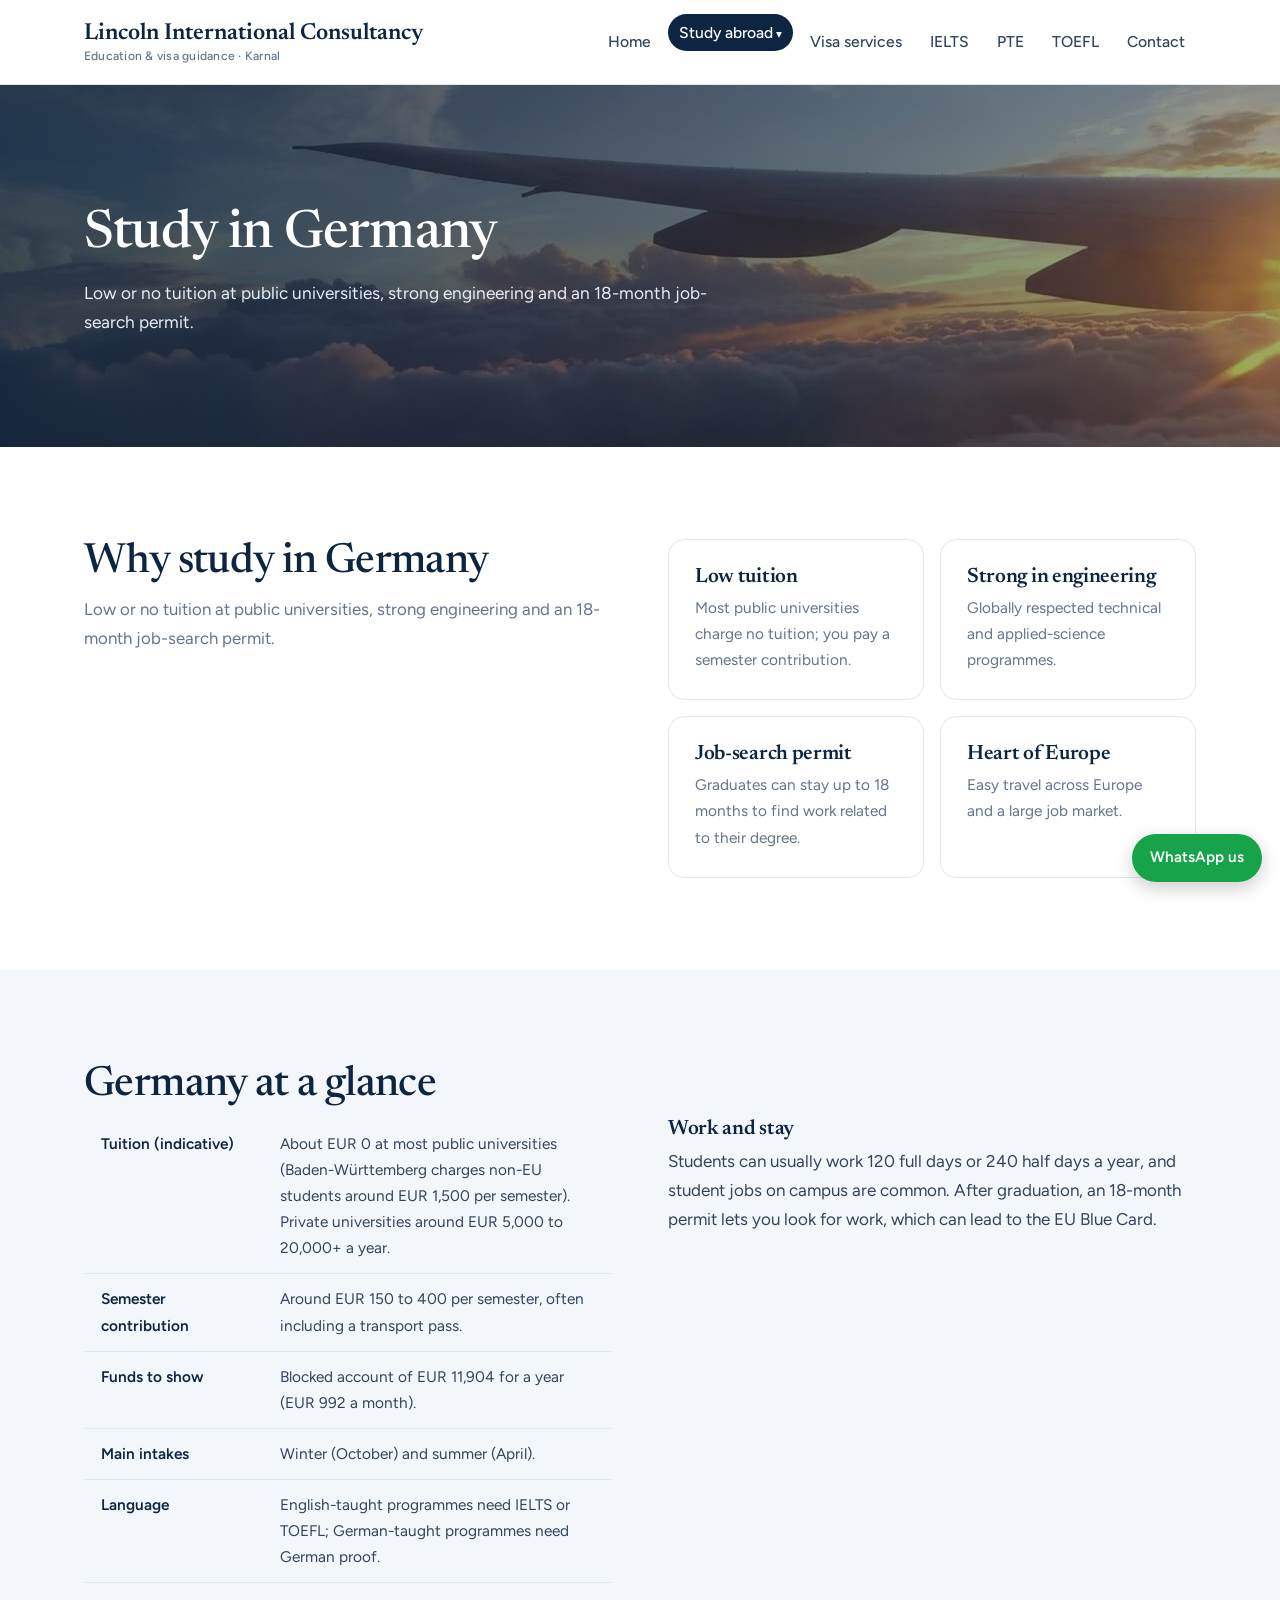
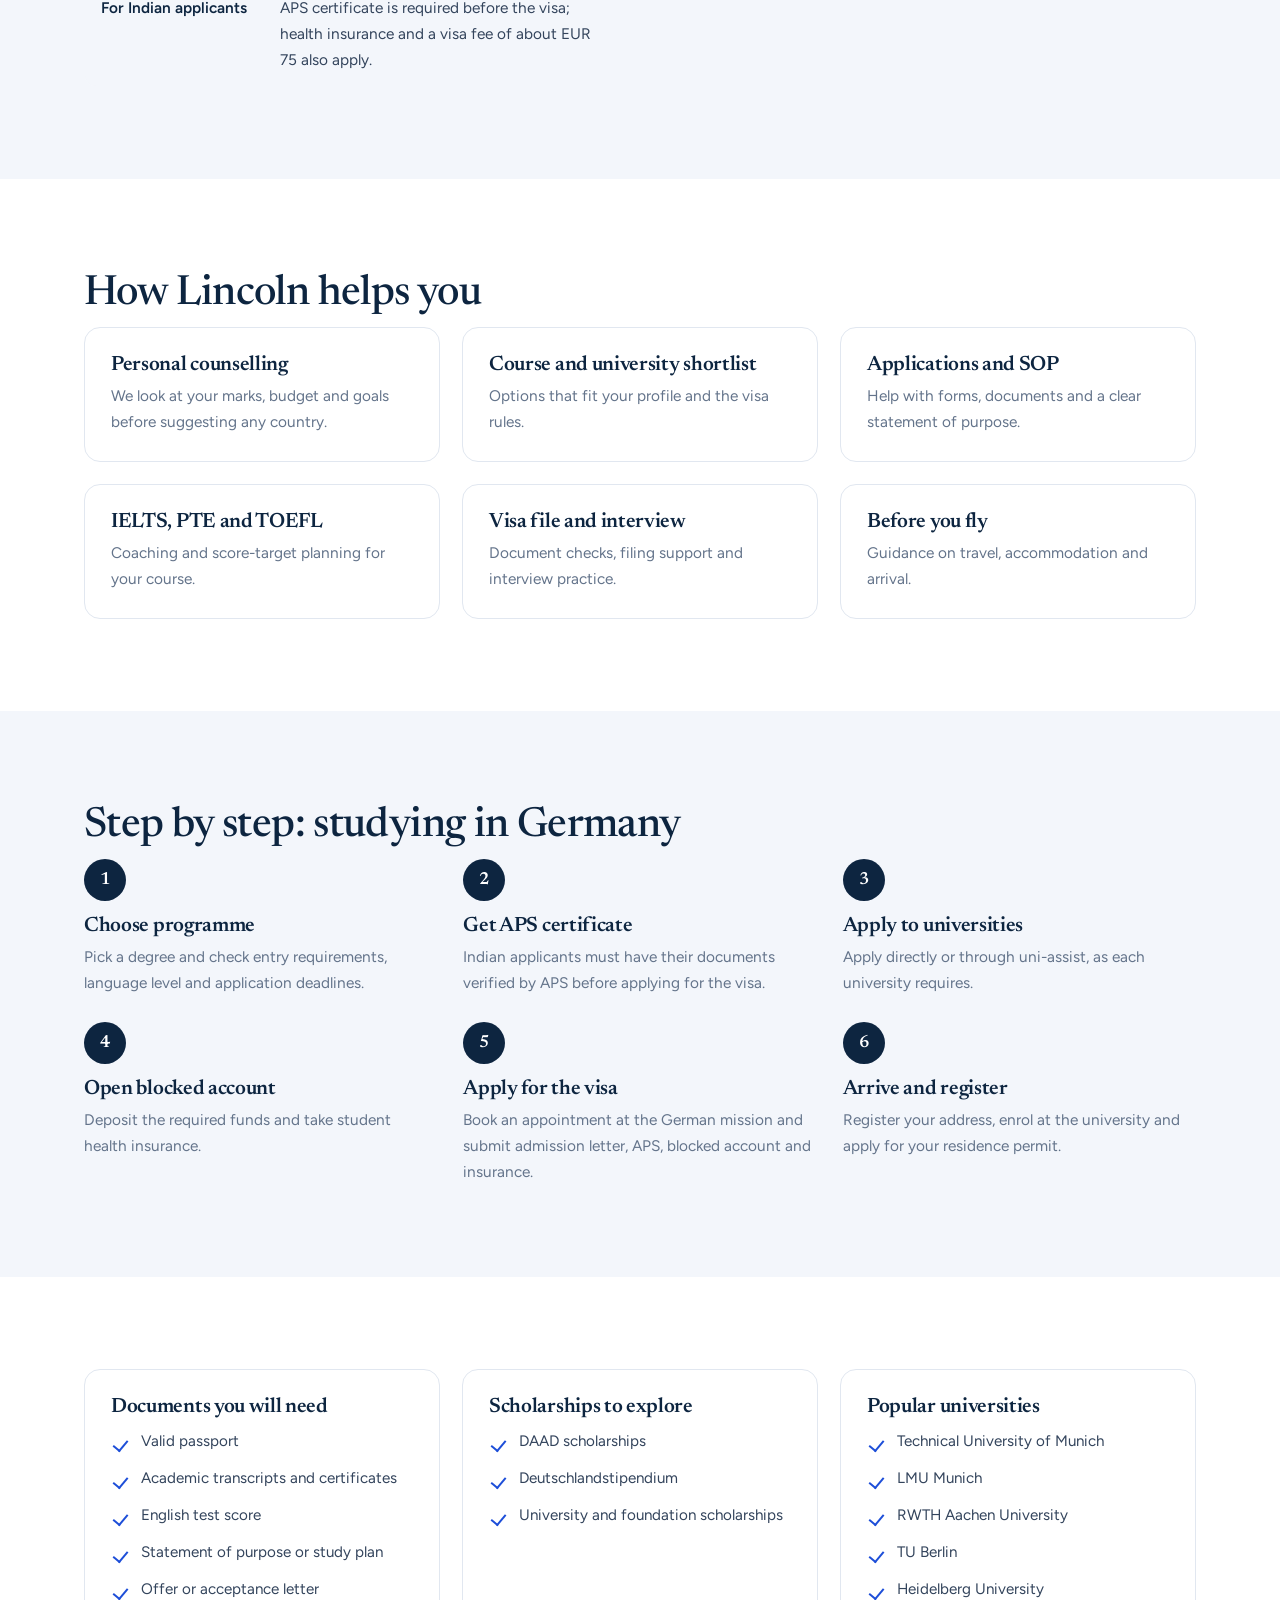
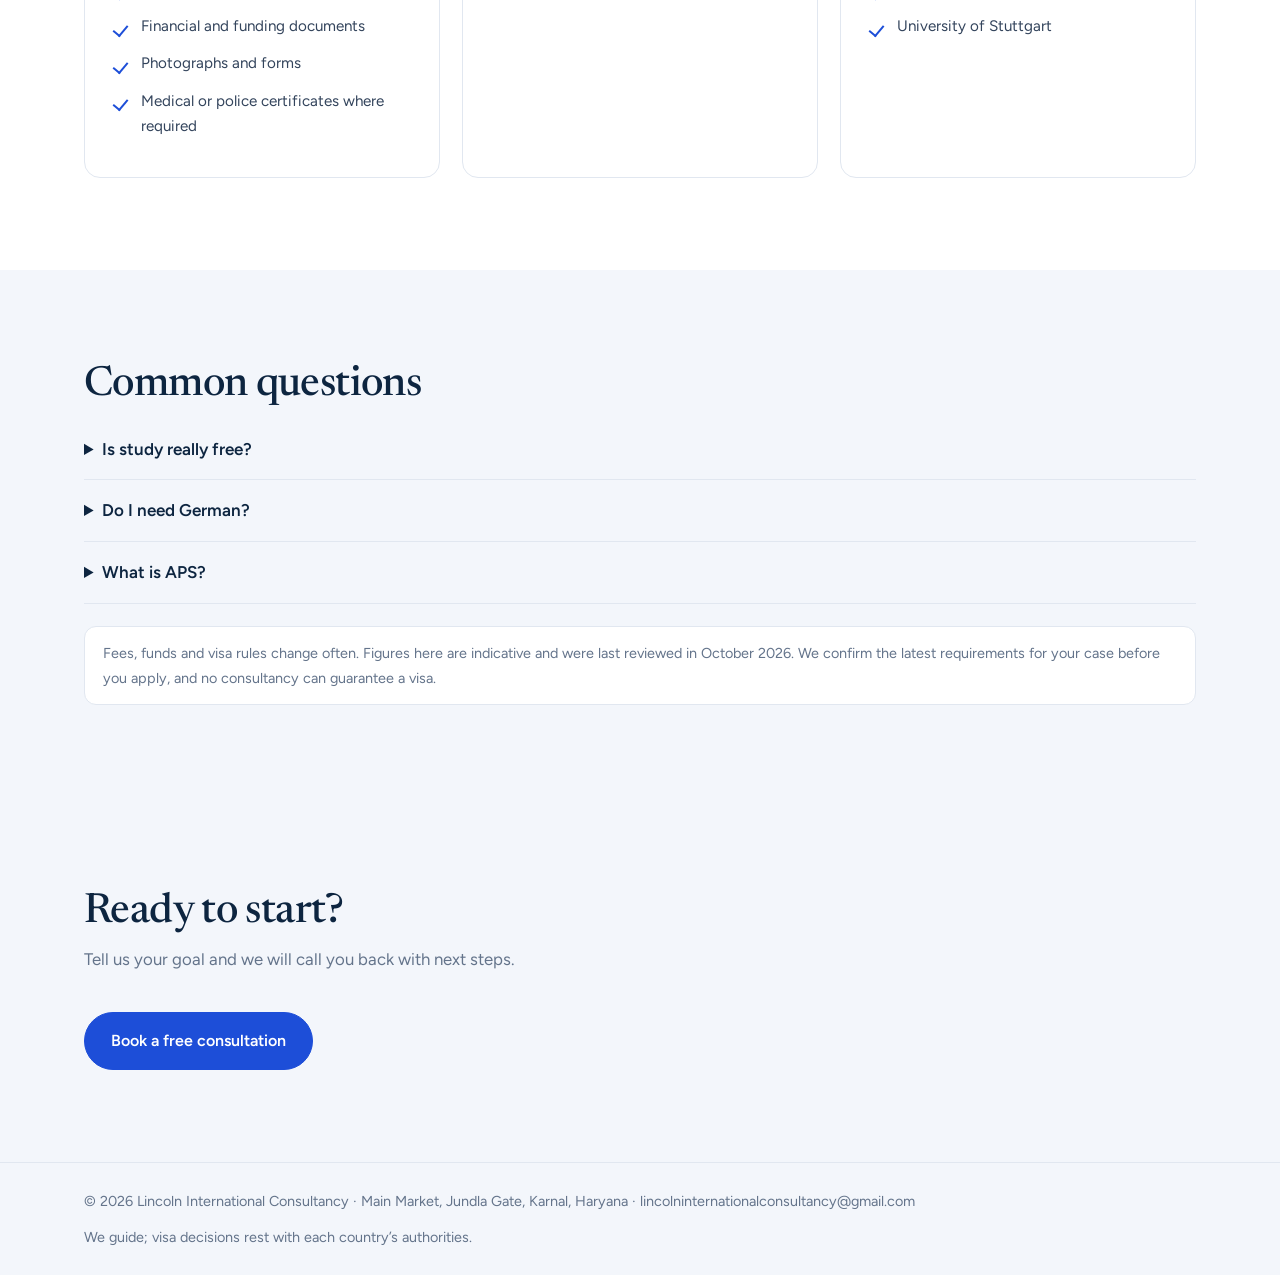
<file: study-in-germany.html>
<!DOCTYPE html><html lang="en"><head><meta charset="utf-8"><meta name="viewport" content="width=device-width, initial-scale=1"><title>Study in Germany | Lincoln International Consultancy, Karnal</title><meta name="description" content="Low or no tuition at public universities, strong engineering and an 18-month job-search permit.">
<link rel="preconnect" href="https://fonts.googleapis.com"><link rel="preconnect" href="https://fonts.gstatic.com" crossorigin><link href="https://fonts.googleapis.com/css2?family=Newsreader:opsz,wght@6..72,500;6..72,600&family=Figtree:wght@400;500;600&display=swap" rel="stylesheet"><link rel="icon" href="favicon.ico" sizes="any"><link rel="icon" type="image/png" sizes="32x32" href="assets/favicon-32.png"><link rel="apple-touch-icon" href="assets/apple-touch-icon.png"><link rel="stylesheet" href="style.css?v=6"></head><body>
<header><div class="wrap bar"><a class="brand" href="index.html">Lincoln International Consultancy<small>Education &amp; visa guidance · Karnal</small></a><button class="burger" aria-label="Open menu" aria-expanded="false" aria-controls="menu"><span></span></button><nav id="menu" aria-label="Main"><button class="x" aria-label="Close menu">&times;</button><a href="index.html">Home</a><div class="dd"><a href="destinations.html" aria-current=page>Study abroad</a><div class="sub"><a href="study-in-canada.html">Canada</a><a href="study-in-uk.html">United Kingdom</a><a href="study-in-germany.html" aria-current=page>Germany</a><a href="study-in-australia.html">Australia</a><a href="study-in-singapore.html">Singapore</a><a href="study-in-ireland.html">Ireland</a></div></div><a href="visa-services.html">Visa services</a><a href="ielts.html">IELTS</a><a href="pte.html">PTE</a><a href="toefl.html">TOEFL</a><a href="contact.html">Contact</a></nav></div></header>
<main><div class="page banner"><img class="pst" src="assets/banner-poster.jpg" alt=""><video autoplay muted loop playsinline poster="assets/banner-poster.jpg" aria-hidden="true"><source src="assets/banner.mp4" type="video/mp4"></video><div class="wrap"><h1>Study in Germany</h1><p>Low or no tuition at public universities, strong engineering and an 18-month job-search permit.</p></div></div><section><div class="wrap"><div class="two"><div><h2>Why study in Germany</h2><p class="lead">Low or no tuition at public universities, strong engineering and an 18-month job-search permit.</p></div><div class="grid2"><div class="card"><h3>Low tuition</h3><p>Most public universities charge no tuition; you pay a semester contribution.</p></div><div class="card"><h3>Strong in engineering</h3><p>Globally respected technical and applied-science programmes.</p></div><div class="card"><h3>Job-search permit</h3><p>Graduates can stay up to 18 months to find work related to their degree.</p></div><div class="card"><h3>Heart of Europe</h3><p>Easy travel across Europe and a large job market.</p></div></div></div></div></section><section class=alt><div class="wrap"><h2>Germany at a glance</h2><div class="two"><table><tr><th>Tuition (indicative)</th><td>About EUR 0 at most public universities (Baden-Württemberg charges non-EU students around EUR 1,500 per semester). Private universities around EUR 5,000 to 20,000+ a year.</td></tr><tr><th>Semester contribution</th><td>Around EUR 150 to 400 per semester, often including a transport pass.</td></tr><tr><th>Funds to show</th><td>Blocked account of EUR 11,904 for a year (EUR 992 a month).</td></tr><tr><th>Main intakes</th><td>Winter (October) and summer (April).</td></tr><tr><th>Language</th><td>English-taught programmes need IELTS or TOEFL; German-taught programmes need German proof.</td></tr><tr><th>For Indian applicants</th><td>APS certificate is required before the visa; health insurance and a visa fee of about EUR 75 also apply.</td></tr></table><div><h3>Work and stay</h3><p>Students can usually work 120 full days or 240 half days a year, and student jobs on campus are common. After graduation, an 18-month permit lets you look for work, which can lead to the EU Blue Card.</p></div></div></div></section><section><div class="wrap"><h2>How Lincoln helps you</h2><div class="grid3"><div class="card"><h3>Personal counselling</h3><p>We look at your marks, budget and goals before suggesting any country.</p></div><div class="card"><h3>Course and university shortlist</h3><p>Options that fit your profile and the visa rules.</p></div><div class="card"><h3>Applications and SOP</h3><p>Help with forms, documents and a clear statement of purpose.</p></div><div class="card"><h3>IELTS, PTE and TOEFL</h3><p>Coaching and score-target planning for your course.</p></div><div class="card"><h3>Visa file and interview</h3><p>Document checks, filing support and interview practice.</p></div><div class="card"><h3>Before you fly</h3><p>Guidance on travel, accommodation and arrival.</p></div></div></div></section><section class=alt><div class="wrap"><h2>Step by step: studying in Germany</h2><ol class="steps s3"><li><h3>Choose programme</h3><p>Pick a degree and check entry requirements, language level and application deadlines.</p></li><li><h3>Get APS certificate</h3><p>Indian applicants must have their documents verified by APS before applying for the visa.</p></li><li><h3>Apply to universities</h3><p>Apply directly or through uni-assist, as each university requires.</p></li><li><h3>Open blocked account</h3><p>Deposit the required funds and take student health insurance.</p></li><li><h3>Apply for the visa</h3><p>Book an appointment at the German mission and submit admission letter, APS, blocked account and insurance.</p></li><li><h3>Arrive and register</h3><p>Register your address, enrol at the university and apply for your residence permit.</p></li></ol></div></section><section><div class="wrap"><div class="grid3"><div class="card"><h3>Documents you will need</h3><ul class="tick"><li>Valid passport</li><li>Academic transcripts and certificates</li><li>English test score</li><li>Statement of purpose or study plan</li><li>Offer or acceptance letter</li><li>Financial and funding documents</li><li>Photographs and forms</li><li>Medical or police certificates where required</li></ul></div><div class="card"><h3>Scholarships to explore</h3><ul class="tick"><li>DAAD scholarships</li><li>Deutschlandstipendium</li><li>University and foundation scholarships</li></ul></div><div class="card"><h3>Popular universities</h3><ul class="tick"><li>Technical University of Munich</li><li>LMU Munich</li><li>RWTH Aachen University</li><li>TU Berlin</li><li>Heidelberg University</li><li>University of Stuttgart</li></ul></div></div></div></section><section class=alt><div class="wrap"><h2>Common questions</h2><div class="faq"><details><summary>Is study really free?</summary><p>Tuition is usually free at public universities, but you still pay a semester fee, insurance and living costs.</p></details><details><summary>Do I need German?</summary><p>Not for many English-taught programmes. Knowing some German helps with daily life and jobs.</p></details><details><summary>What is APS?</summary><p>An academic verification certificate that Indian applicants need before applying for a German student visa.</p></details></div><p class="note">Fees, funds and visa rules change often. Figures here are indicative and were last reviewed in October 2026. We confirm the latest requirements for your case before you apply, and no consultancy can guarantee a visa.</p></div></section><section class=alt><div class="wrap"><h2>Ready to start?</h2><p class="lead">Tell us your goal and we will call you back with next steps.</p><a class="btn" href="contact.html">Book a free consultation</a></div></section></main>
<footer><div class="wrap"><span>© <span id="yr">2026</span> Lincoln International Consultancy · Main Market, Jundla Gate, Karnal, Haryana · lincolninternationalconsultancy@gmail.com</span><span>We guide; visa decisions rest with each country’s authorities.</span></div></footer>
<a class="wa" href="https://wa.me/918930611883" target="_blank" rel="noopener">WhatsApp us</a><script src="site.js?v=6"></script></body></html>
</file>
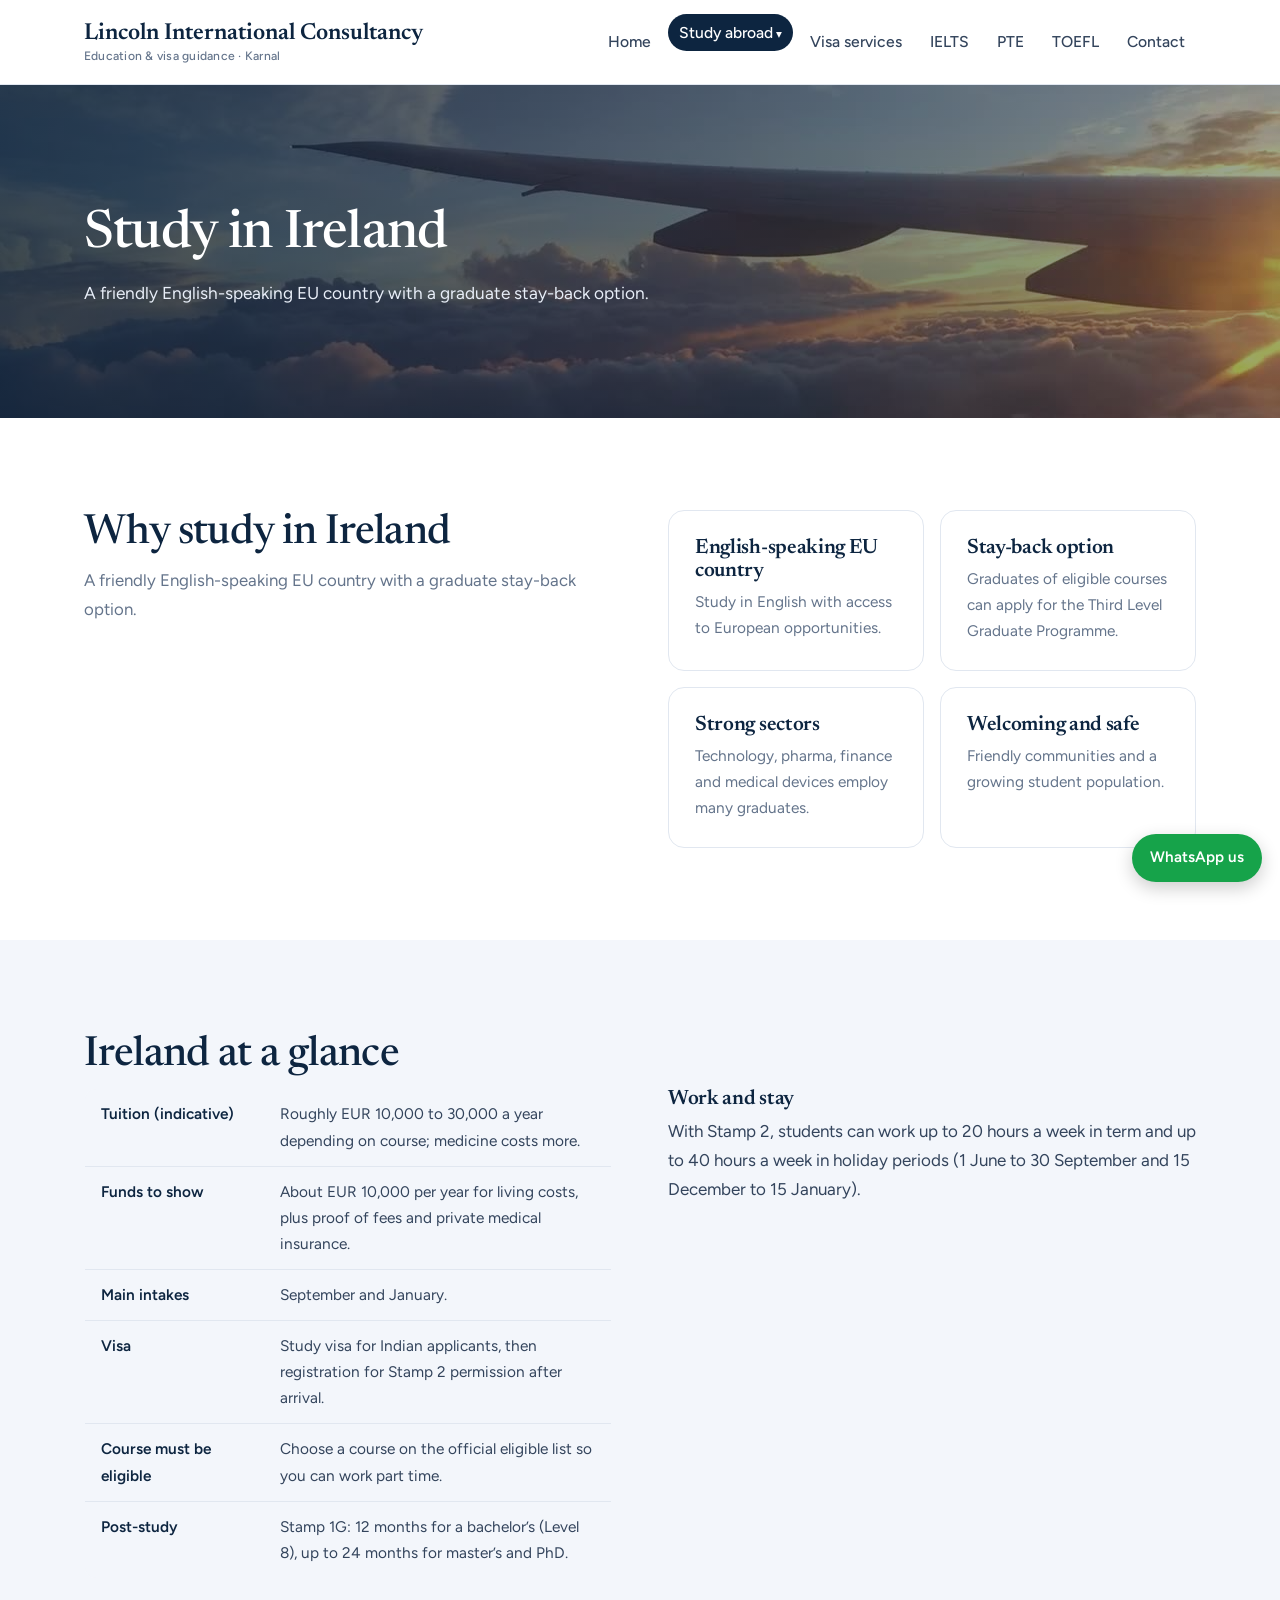
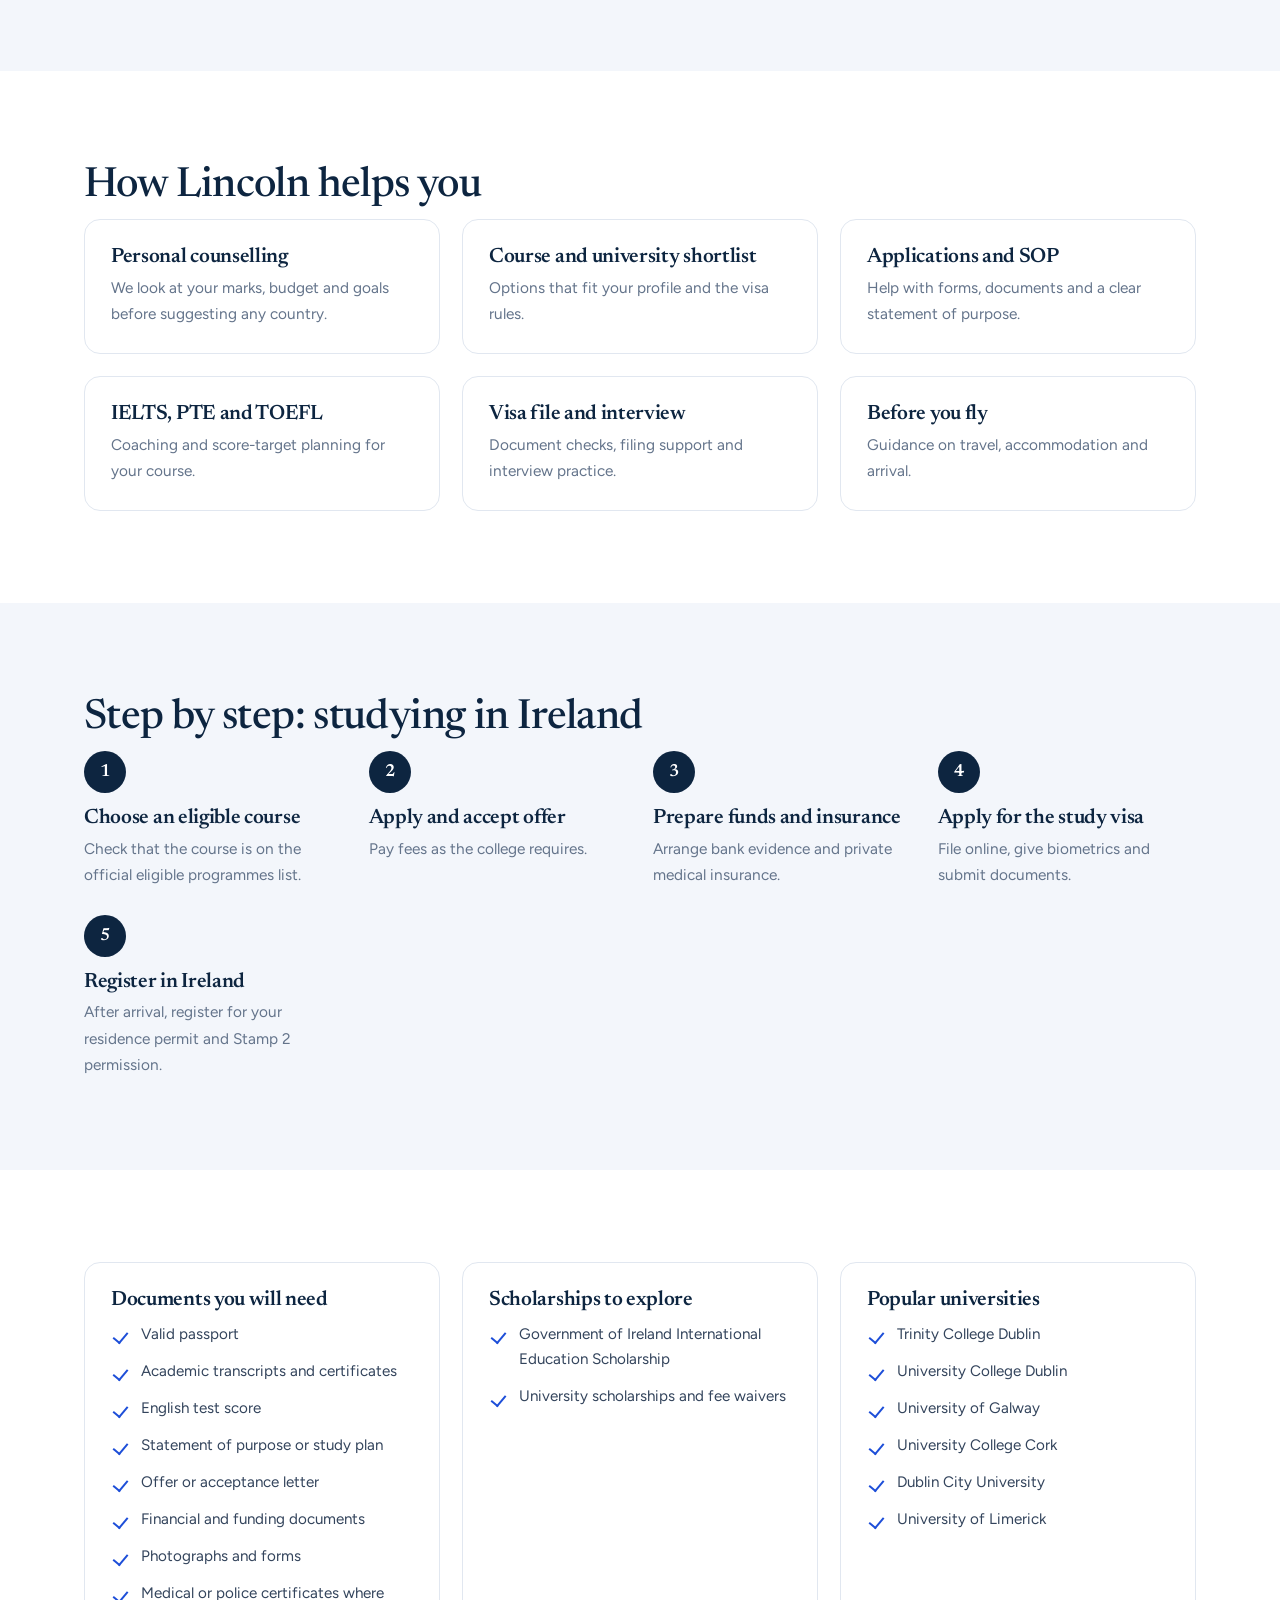
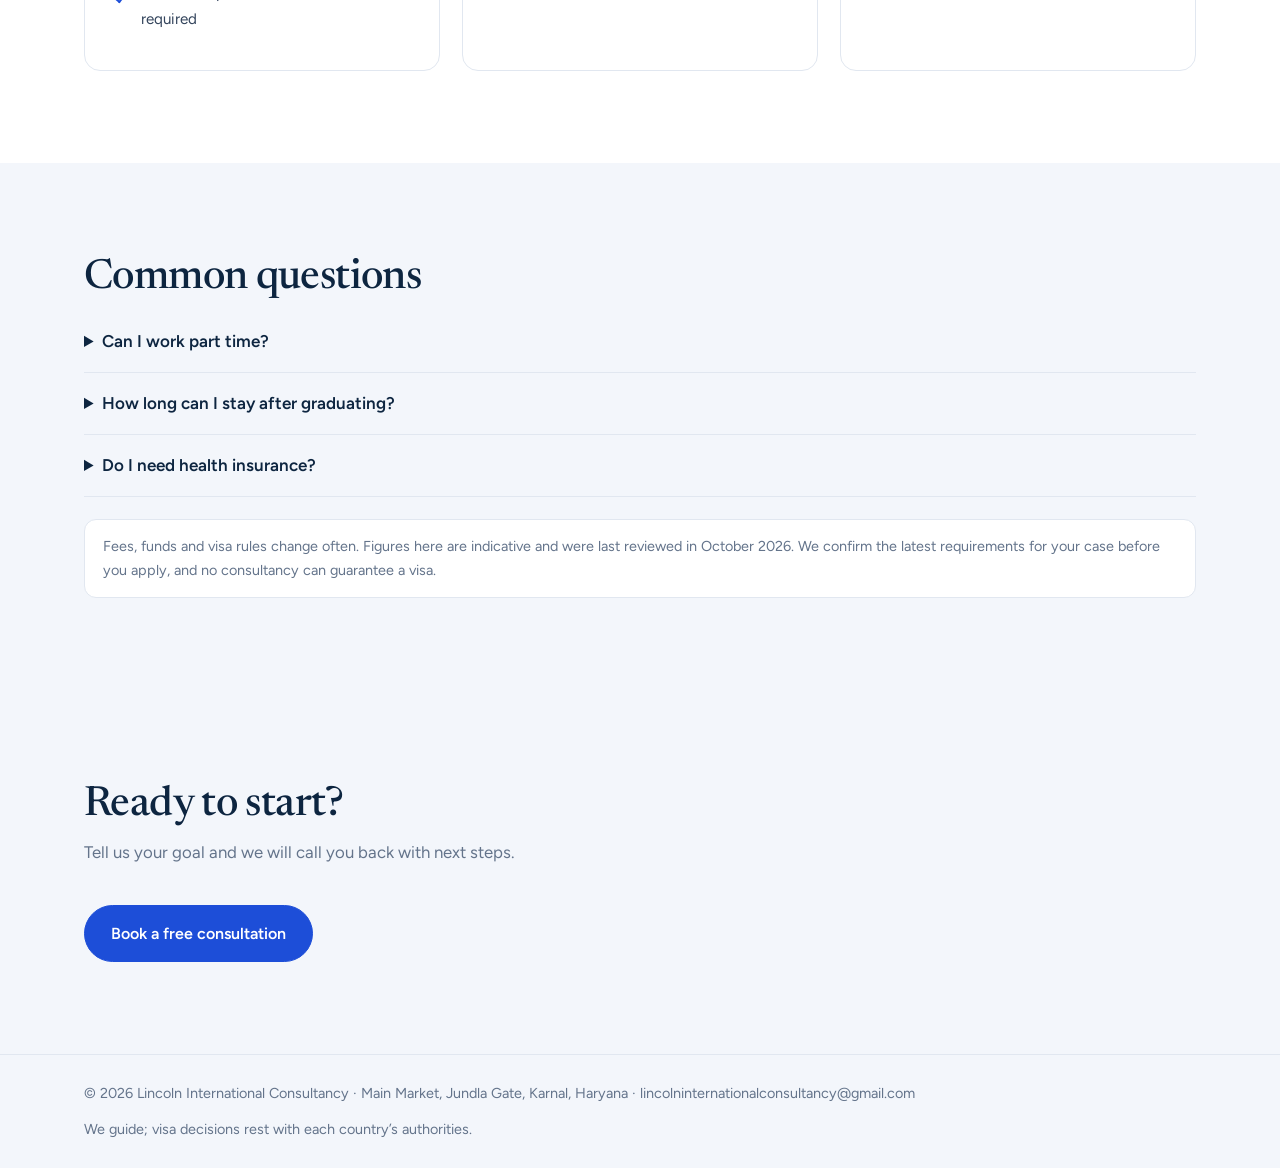
<file: study-in-ireland.html>
<!DOCTYPE html><html lang="en"><head><meta charset="utf-8"><meta name="viewport" content="width=device-width, initial-scale=1"><title>Study in Ireland | Lincoln International Consultancy, Karnal</title><meta name="description" content="A friendly English-speaking EU country with a graduate stay-back option.">
<link rel="preconnect" href="https://fonts.googleapis.com"><link rel="preconnect" href="https://fonts.gstatic.com" crossorigin><link href="https://fonts.googleapis.com/css2?family=Newsreader:opsz,wght@6..72,500;6..72,600&family=Figtree:wght@400;500;600&display=swap" rel="stylesheet"><link rel="icon" href="favicon.ico" sizes="any"><link rel="icon" type="image/png" sizes="32x32" href="assets/favicon-32.png"><link rel="apple-touch-icon" href="assets/apple-touch-icon.png"><link rel="stylesheet" href="style.css?v=6"></head><body>
<header><div class="wrap bar"><a class="brand" href="index.html">Lincoln International Consultancy<small>Education &amp; visa guidance · Karnal</small></a><button class="burger" aria-label="Open menu" aria-expanded="false" aria-controls="menu"><span></span></button><nav id="menu" aria-label="Main"><button class="x" aria-label="Close menu">&times;</button><a href="index.html">Home</a><div class="dd"><a href="destinations.html" aria-current=page>Study abroad</a><div class="sub"><a href="study-in-canada.html">Canada</a><a href="study-in-uk.html">United Kingdom</a><a href="study-in-germany.html">Germany</a><a href="study-in-australia.html">Australia</a><a href="study-in-singapore.html">Singapore</a><a href="study-in-ireland.html" aria-current=page>Ireland</a></div></div><a href="visa-services.html">Visa services</a><a href="ielts.html">IELTS</a><a href="pte.html">PTE</a><a href="toefl.html">TOEFL</a><a href="contact.html">Contact</a></nav></div></header>
<main><div class="page banner"><img class="pst" src="assets/banner-poster.jpg" alt=""><video autoplay muted loop playsinline poster="assets/banner-poster.jpg" aria-hidden="true"><source src="assets/banner.mp4" type="video/mp4"></video><div class="wrap"><h1>Study in Ireland</h1><p>A friendly English-speaking EU country with a graduate stay-back option.</p></div></div><section><div class="wrap"><div class="two"><div><h2>Why study in Ireland</h2><p class="lead">A friendly English-speaking EU country with a graduate stay-back option.</p></div><div class="grid2"><div class="card"><h3>English-speaking EU country</h3><p>Study in English with access to European opportunities.</p></div><div class="card"><h3>Stay-back option</h3><p>Graduates of eligible courses can apply for the Third Level Graduate Programme.</p></div><div class="card"><h3>Strong sectors</h3><p>Technology, pharma, finance and medical devices employ many graduates.</p></div><div class="card"><h3>Welcoming and safe</h3><p>Friendly communities and a growing student population.</p></div></div></div></div></section><section class=alt><div class="wrap"><h2>Ireland at a glance</h2><div class="two"><table><tr><th>Tuition (indicative)</th><td>Roughly EUR 10,000 to 30,000 a year depending on course; medicine costs more.</td></tr><tr><th>Funds to show</th><td>About EUR 10,000 per year for living costs, plus proof of fees and private medical insurance.</td></tr><tr><th>Main intakes</th><td>September and January.</td></tr><tr><th>Visa</th><td>Study visa for Indian applicants, then registration for Stamp 2 permission after arrival.</td></tr><tr><th>Course must be eligible</th><td>Choose a course on the official eligible list so you can work part time.</td></tr><tr><th>Post-study</th><td>Stamp 1G: 12 months for a bachelor’s (Level 8), up to 24 months for master’s and PhD.</td></tr></table><div><h3>Work and stay</h3><p>With Stamp 2, students can work up to 20 hours a week in term and up to 40 hours a week in holiday periods (1 June to 30 September and 15 December to 15 January).</p></div></div></div></section><section><div class="wrap"><h2>How Lincoln helps you</h2><div class="grid3"><div class="card"><h3>Personal counselling</h3><p>We look at your marks, budget and goals before suggesting any country.</p></div><div class="card"><h3>Course and university shortlist</h3><p>Options that fit your profile and the visa rules.</p></div><div class="card"><h3>Applications and SOP</h3><p>Help with forms, documents and a clear statement of purpose.</p></div><div class="card"><h3>IELTS, PTE and TOEFL</h3><p>Coaching and score-target planning for your course.</p></div><div class="card"><h3>Visa file and interview</h3><p>Document checks, filing support and interview practice.</p></div><div class="card"><h3>Before you fly</h3><p>Guidance on travel, accommodation and arrival.</p></div></div></div></section><section class=alt><div class="wrap"><h2>Step by step: studying in Ireland</h2><ol class="steps s4"><li><h3>Choose an eligible course</h3><p>Check that the course is on the official eligible programmes list.</p></li><li><h3>Apply and accept offer</h3><p>Pay fees as the college requires.</p></li><li><h3>Prepare funds and insurance</h3><p>Arrange bank evidence and private medical insurance.</p></li><li><h3>Apply for the study visa</h3><p>File online, give biometrics and submit documents.</p></li><li><h3>Register in Ireland</h3><p>After arrival, register for your residence permit and Stamp 2 permission.</p></li></ol></div></section><section><div class="wrap"><div class="grid3"><div class="card"><h3>Documents you will need</h3><ul class="tick"><li>Valid passport</li><li>Academic transcripts and certificates</li><li>English test score</li><li>Statement of purpose or study plan</li><li>Offer or acceptance letter</li><li>Financial and funding documents</li><li>Photographs and forms</li><li>Medical or police certificates where required</li></ul></div><div class="card"><h3>Scholarships to explore</h3><ul class="tick"><li>Government of Ireland International Education Scholarship</li><li>University scholarships and fee waivers</li></ul></div><div class="card"><h3>Popular universities</h3><ul class="tick"><li>Trinity College Dublin</li><li>University College Dublin</li><li>University of Galway</li><li>University College Cork</li><li>Dublin City University</li><li>University of Limerick</li></ul></div></div></div></section><section class=alt><div class="wrap"><h2>Common questions</h2><div class="faq"><details><summary>Can I work part time?</summary><p>Yes, on an eligible course: 20 hours a week in term and 40 hours in holiday periods.</p></details><details><summary>How long can I stay after graduating?</summary><p>Eligible graduates can apply for Stamp 1G, usually 12 to 24 months depending on level.</p></details><details><summary>Do I need health insurance?</summary><p>Yes, private medical insurance is required for the study visa.</p></details></div><p class="note">Fees, funds and visa rules change often. Figures here are indicative and were last reviewed in October 2026. We confirm the latest requirements for your case before you apply, and no consultancy can guarantee a visa.</p></div></section><section class=alt><div class="wrap"><h2>Ready to start?</h2><p class="lead">Tell us your goal and we will call you back with next steps.</p><a class="btn" href="contact.html">Book a free consultation</a></div></section></main>
<footer><div class="wrap"><span>© <span id="yr">2026</span> Lincoln International Consultancy · Main Market, Jundla Gate, Karnal, Haryana · lincolninternationalconsultancy@gmail.com</span><span>We guide; visa decisions rest with each country’s authorities.</span></div></footer>
<a class="wa" href="https://wa.me/918930611883" target="_blank" rel="noopener">WhatsApp us</a><script src="site.js?v=6"></script></body></html>
</file>
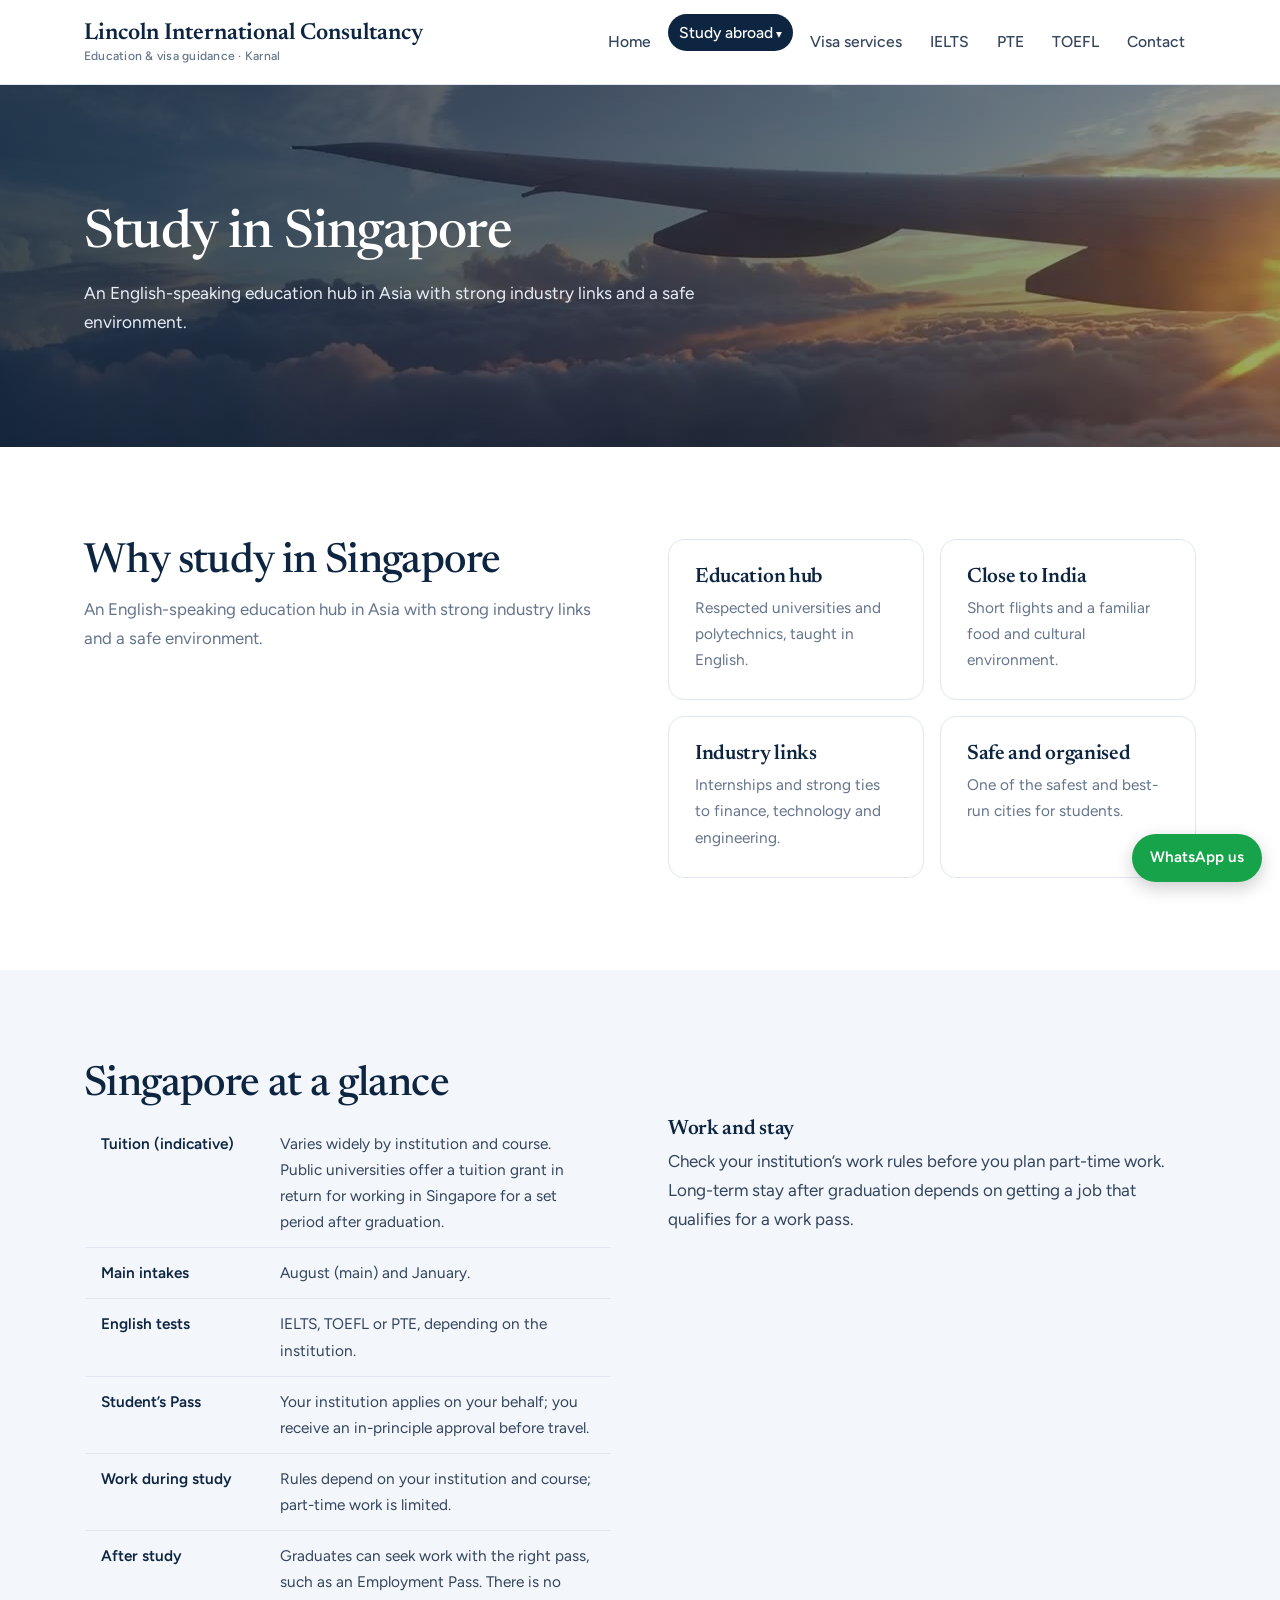
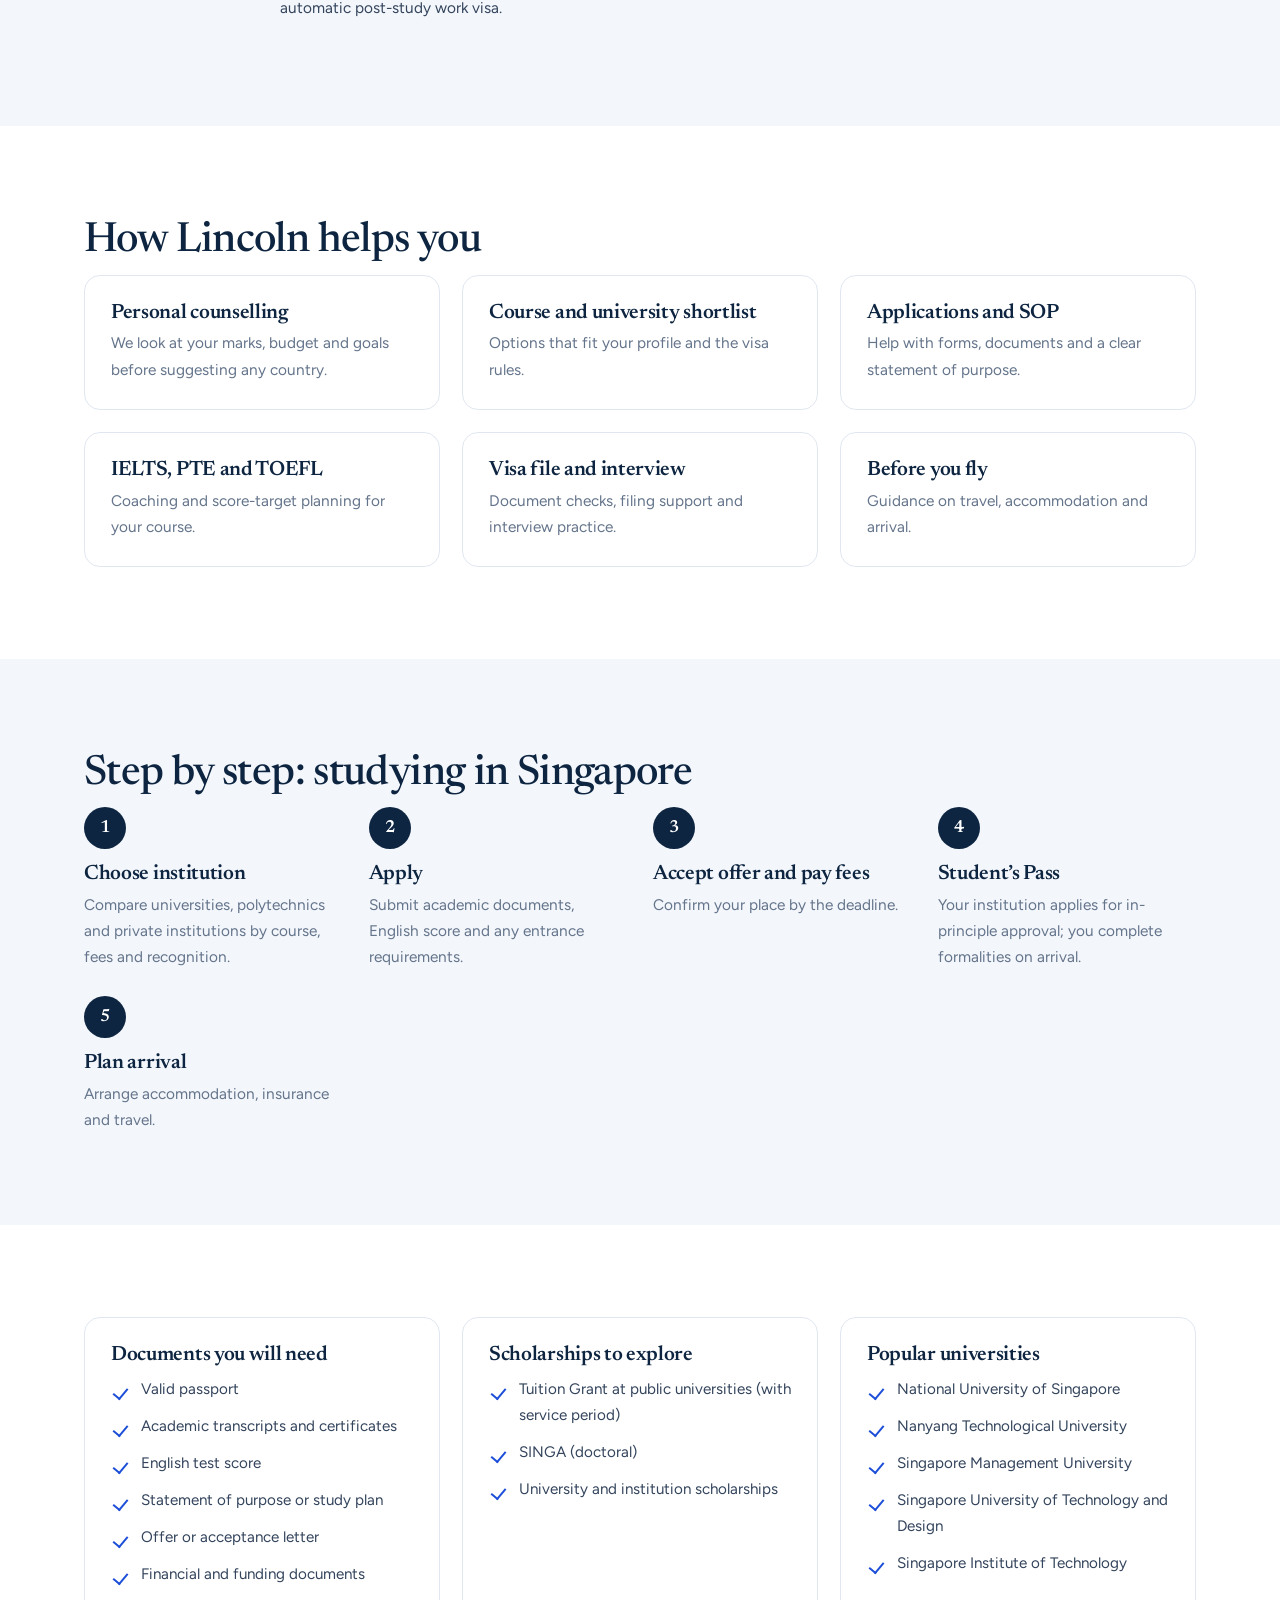
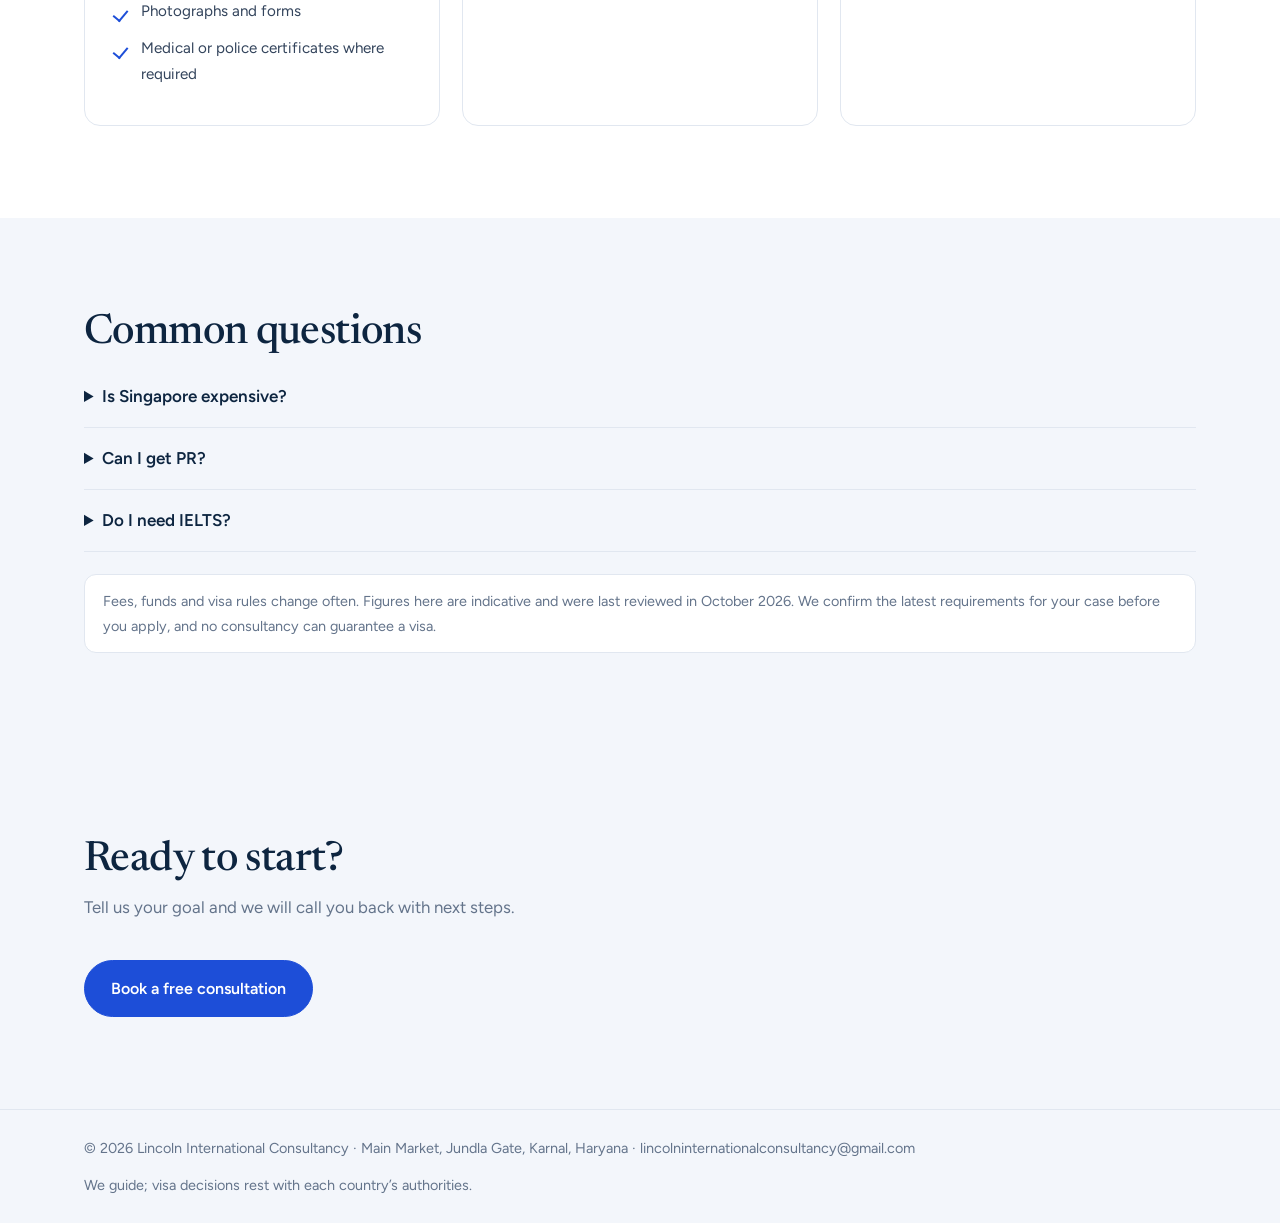
<file: study-in-singapore.html>
<!DOCTYPE html><html lang="en"><head><meta charset="utf-8"><meta name="viewport" content="width=device-width, initial-scale=1"><title>Study in Singapore | Lincoln International Consultancy, Karnal</title><meta name="description" content="An English-speaking education hub in Asia with strong industry links and a safe environment.">
<link rel="preconnect" href="https://fonts.googleapis.com"><link rel="preconnect" href="https://fonts.gstatic.com" crossorigin><link href="https://fonts.googleapis.com/css2?family=Newsreader:opsz,wght@6..72,500;6..72,600&family=Figtree:wght@400;500;600&display=swap" rel="stylesheet"><link rel="icon" href="favicon.ico" sizes="any"><link rel="icon" type="image/png" sizes="32x32" href="assets/favicon-32.png"><link rel="apple-touch-icon" href="assets/apple-touch-icon.png"><link rel="stylesheet" href="style.css?v=6"></head><body>
<header><div class="wrap bar"><a class="brand" href="index.html">Lincoln International Consultancy<small>Education &amp; visa guidance · Karnal</small></a><button class="burger" aria-label="Open menu" aria-expanded="false" aria-controls="menu"><span></span></button><nav id="menu" aria-label="Main"><button class="x" aria-label="Close menu">&times;</button><a href="index.html">Home</a><div class="dd"><a href="destinations.html" aria-current=page>Study abroad</a><div class="sub"><a href="study-in-canada.html">Canada</a><a href="study-in-uk.html">United Kingdom</a><a href="study-in-germany.html">Germany</a><a href="study-in-australia.html">Australia</a><a href="study-in-singapore.html" aria-current=page>Singapore</a><a href="study-in-ireland.html">Ireland</a></div></div><a href="visa-services.html">Visa services</a><a href="ielts.html">IELTS</a><a href="pte.html">PTE</a><a href="toefl.html">TOEFL</a><a href="contact.html">Contact</a></nav></div></header>
<main><div class="page banner"><img class="pst" src="assets/banner-poster.jpg" alt=""><video autoplay muted loop playsinline poster="assets/banner-poster.jpg" aria-hidden="true"><source src="assets/banner.mp4" type="video/mp4"></video><div class="wrap"><h1>Study in Singapore</h1><p>An English-speaking education hub in Asia with strong industry links and a safe environment.</p></div></div><section><div class="wrap"><div class="two"><div><h2>Why study in Singapore</h2><p class="lead">An English-speaking education hub in Asia with strong industry links and a safe environment.</p></div><div class="grid2"><div class="card"><h3>Education hub</h3><p>Respected universities and polytechnics, taught in English.</p></div><div class="card"><h3>Close to India</h3><p>Short flights and a familiar food and cultural environment.</p></div><div class="card"><h3>Industry links</h3><p>Internships and strong ties to finance, technology and engineering.</p></div><div class="card"><h3>Safe and organised</h3><p>One of the safest and best-run cities for students.</p></div></div></div></div></section><section class=alt><div class="wrap"><h2>Singapore at a glance</h2><div class="two"><table><tr><th>Tuition (indicative)</th><td>Varies widely by institution and course. Public universities offer a tuition grant in return for working in Singapore for a set period after graduation.</td></tr><tr><th>Main intakes</th><td>August (main) and January.</td></tr><tr><th>English tests</th><td>IELTS, TOEFL or PTE, depending on the institution.</td></tr><tr><th>Student’s Pass</th><td>Your institution applies on your behalf; you receive an in-principle approval before travel.</td></tr><tr><th>Work during study</th><td>Rules depend on your institution and course; part-time work is limited.</td></tr><tr><th>After study</th><td>Graduates can seek work with the right pass, such as an Employment Pass. There is no automatic post-study work visa.</td></tr></table><div><h3>Work and stay</h3><p>Check your institution’s work rules before you plan part-time work. Long-term stay after graduation depends on getting a job that qualifies for a work pass.</p></div></div></div></section><section><div class="wrap"><h2>How Lincoln helps you</h2><div class="grid3"><div class="card"><h3>Personal counselling</h3><p>We look at your marks, budget and goals before suggesting any country.</p></div><div class="card"><h3>Course and university shortlist</h3><p>Options that fit your profile and the visa rules.</p></div><div class="card"><h3>Applications and SOP</h3><p>Help with forms, documents and a clear statement of purpose.</p></div><div class="card"><h3>IELTS, PTE and TOEFL</h3><p>Coaching and score-target planning for your course.</p></div><div class="card"><h3>Visa file and interview</h3><p>Document checks, filing support and interview practice.</p></div><div class="card"><h3>Before you fly</h3><p>Guidance on travel, accommodation and arrival.</p></div></div></div></section><section class=alt><div class="wrap"><h2>Step by step: studying in Singapore</h2><ol class="steps s4"><li><h3>Choose institution</h3><p>Compare universities, polytechnics and private institutions by course, fees and recognition.</p></li><li><h3>Apply</h3><p>Submit academic documents, English score and any entrance requirements.</p></li><li><h3>Accept offer and pay fees</h3><p>Confirm your place by the deadline.</p></li><li><h3>Student’s Pass</h3><p>Your institution applies for in-principle approval; you complete formalities on arrival.</p></li><li><h3>Plan arrival</h3><p>Arrange accommodation, insurance and travel.</p></li></ol></div></section><section><div class="wrap"><div class="grid3"><div class="card"><h3>Documents you will need</h3><ul class="tick"><li>Valid passport</li><li>Academic transcripts and certificates</li><li>English test score</li><li>Statement of purpose or study plan</li><li>Offer or acceptance letter</li><li>Financial and funding documents</li><li>Photographs and forms</li><li>Medical or police certificates where required</li></ul></div><div class="card"><h3>Scholarships to explore</h3><ul class="tick"><li>Tuition Grant at public universities (with service period)</li><li>SINGA (doctoral)</li><li>University and institution scholarships</li></ul></div><div class="card"><h3>Popular universities</h3><ul class="tick"><li>National University of Singapore</li><li>Nanyang Technological University</li><li>Singapore Management University</li><li>Singapore University of Technology and Design</li><li>Singapore Institute of Technology</li></ul></div></div></div></section><section class=alt><div class="wrap"><h2>Common questions</h2><div class="faq"><details><summary>Is Singapore expensive?</summary><p>Living costs are higher than in many Asian cities. Tuition grants and scholarships can reduce the total.</p></details><details><summary>Can I get PR?</summary><p>Not automatically. Permanent residence is assessed separately and is not guaranteed.</p></details><details><summary>Do I need IELTS?</summary><p>Most institutions ask for an English score unless you meet their exemption rules.</p></details></div><p class="note">Fees, funds and visa rules change often. Figures here are indicative and were last reviewed in October 2026. We confirm the latest requirements for your case before you apply, and no consultancy can guarantee a visa.</p></div></section><section class=alt><div class="wrap"><h2>Ready to start?</h2><p class="lead">Tell us your goal and we will call you back with next steps.</p><a class="btn" href="contact.html">Book a free consultation</a></div></section></main>
<footer><div class="wrap"><span>© <span id="yr">2026</span> Lincoln International Consultancy · Main Market, Jundla Gate, Karnal, Haryana · lincolninternationalconsultancy@gmail.com</span><span>We guide; visa decisions rest with each country’s authorities.</span></div></footer>
<a class="wa" href="https://wa.me/918930611883" target="_blank" rel="noopener">WhatsApp us</a><script src="site.js?v=6"></script></body></html>
</file>
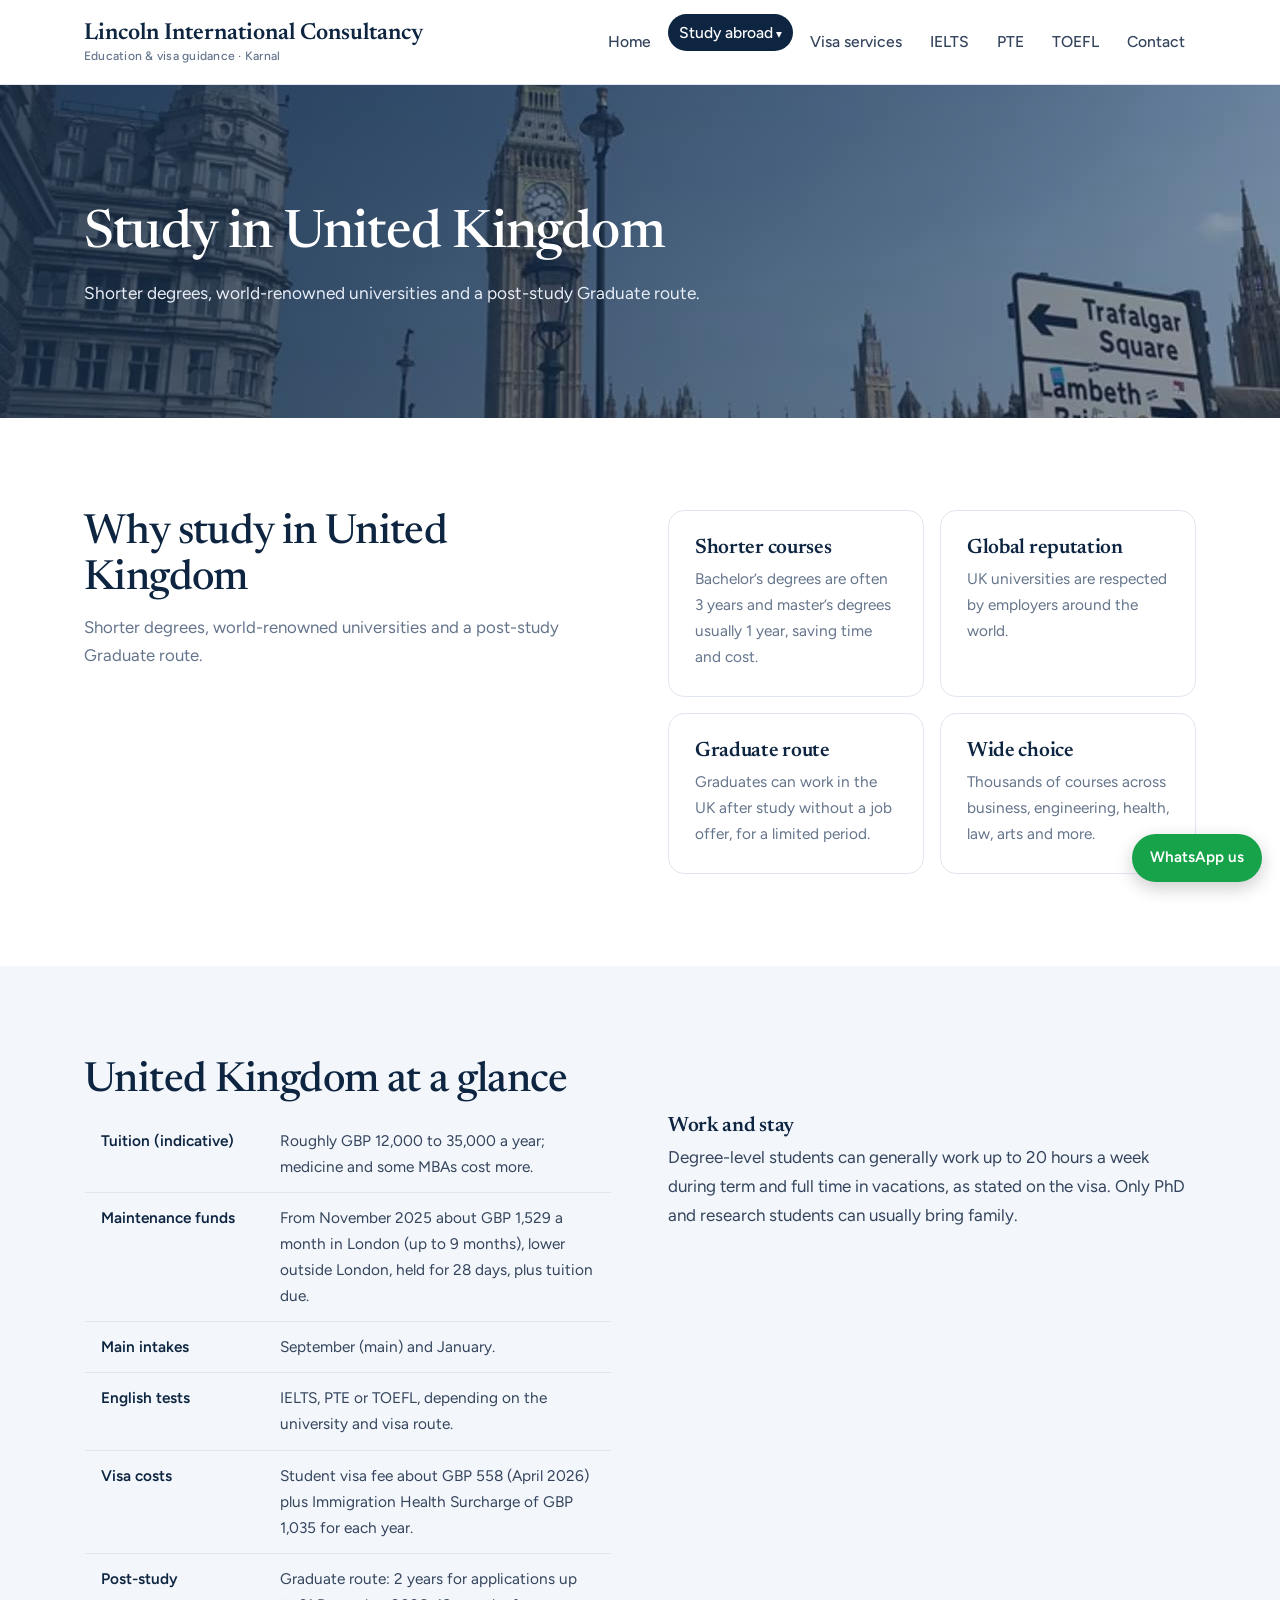
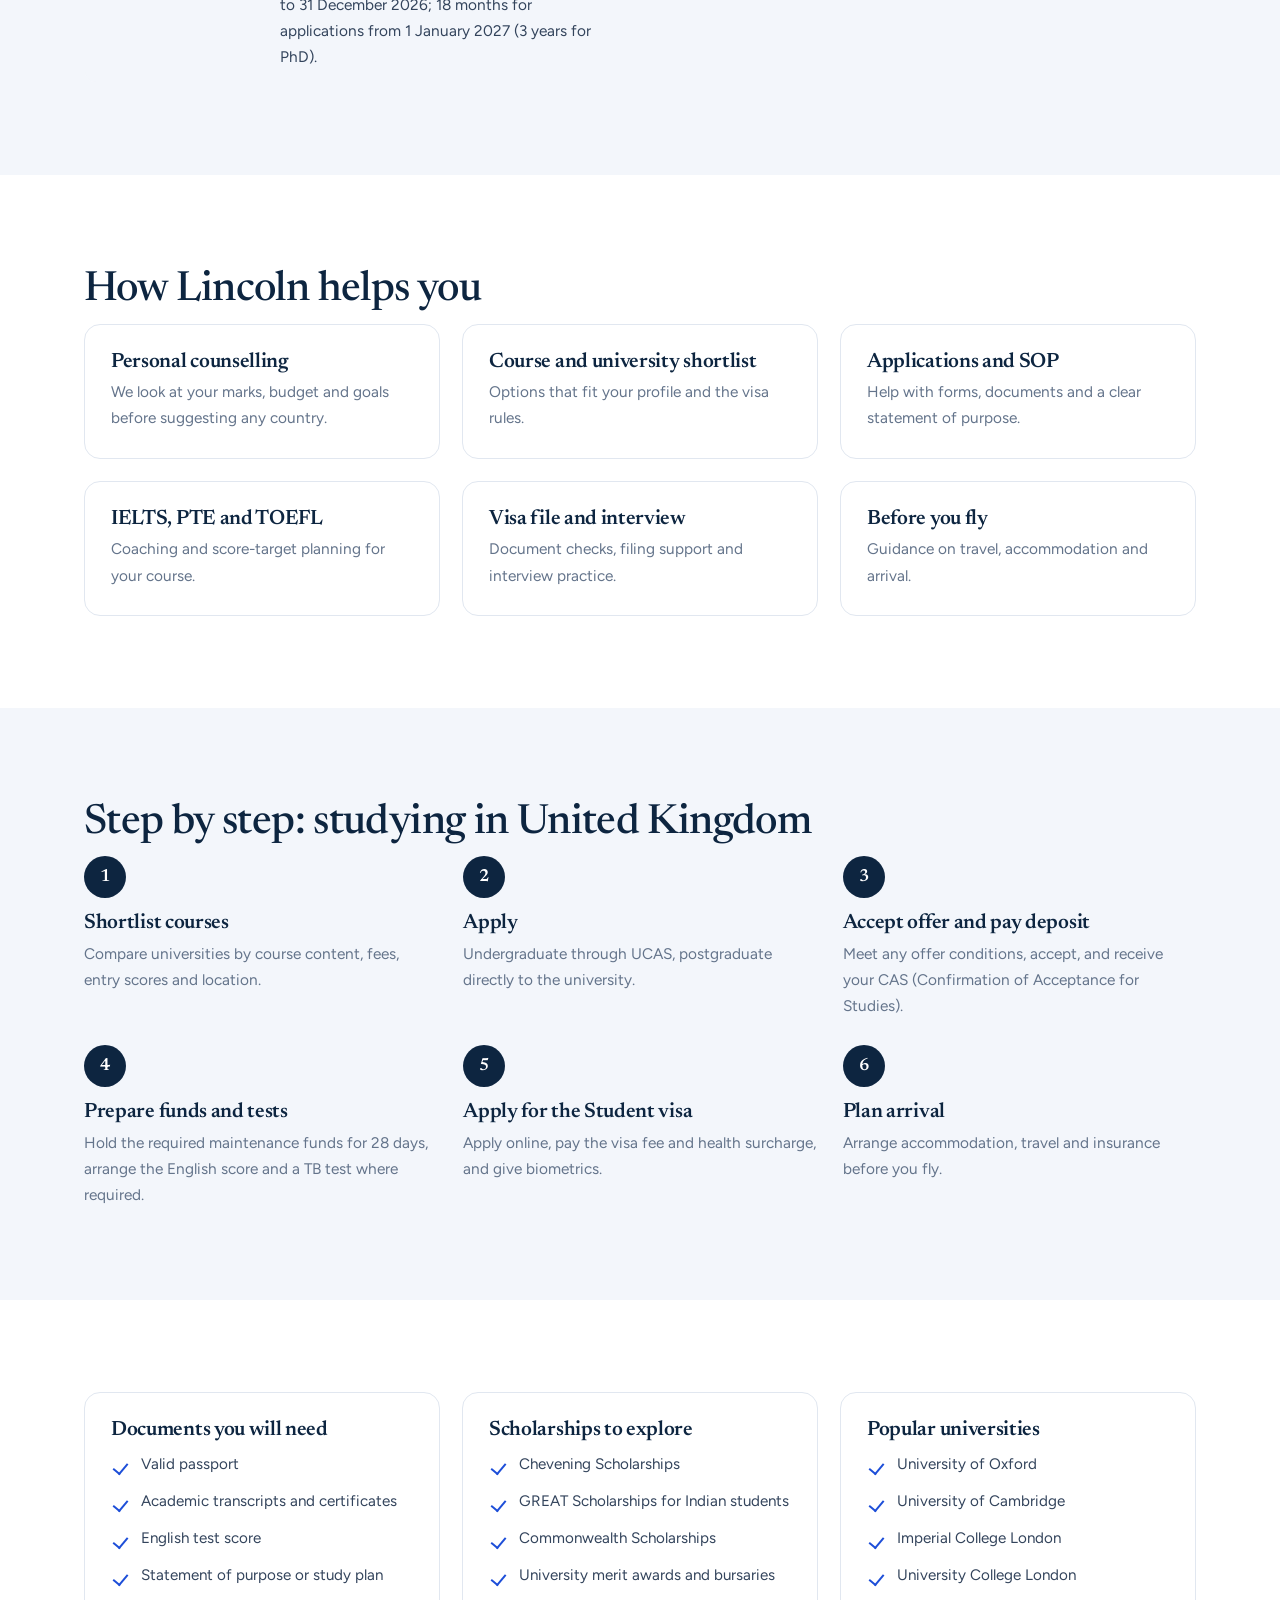
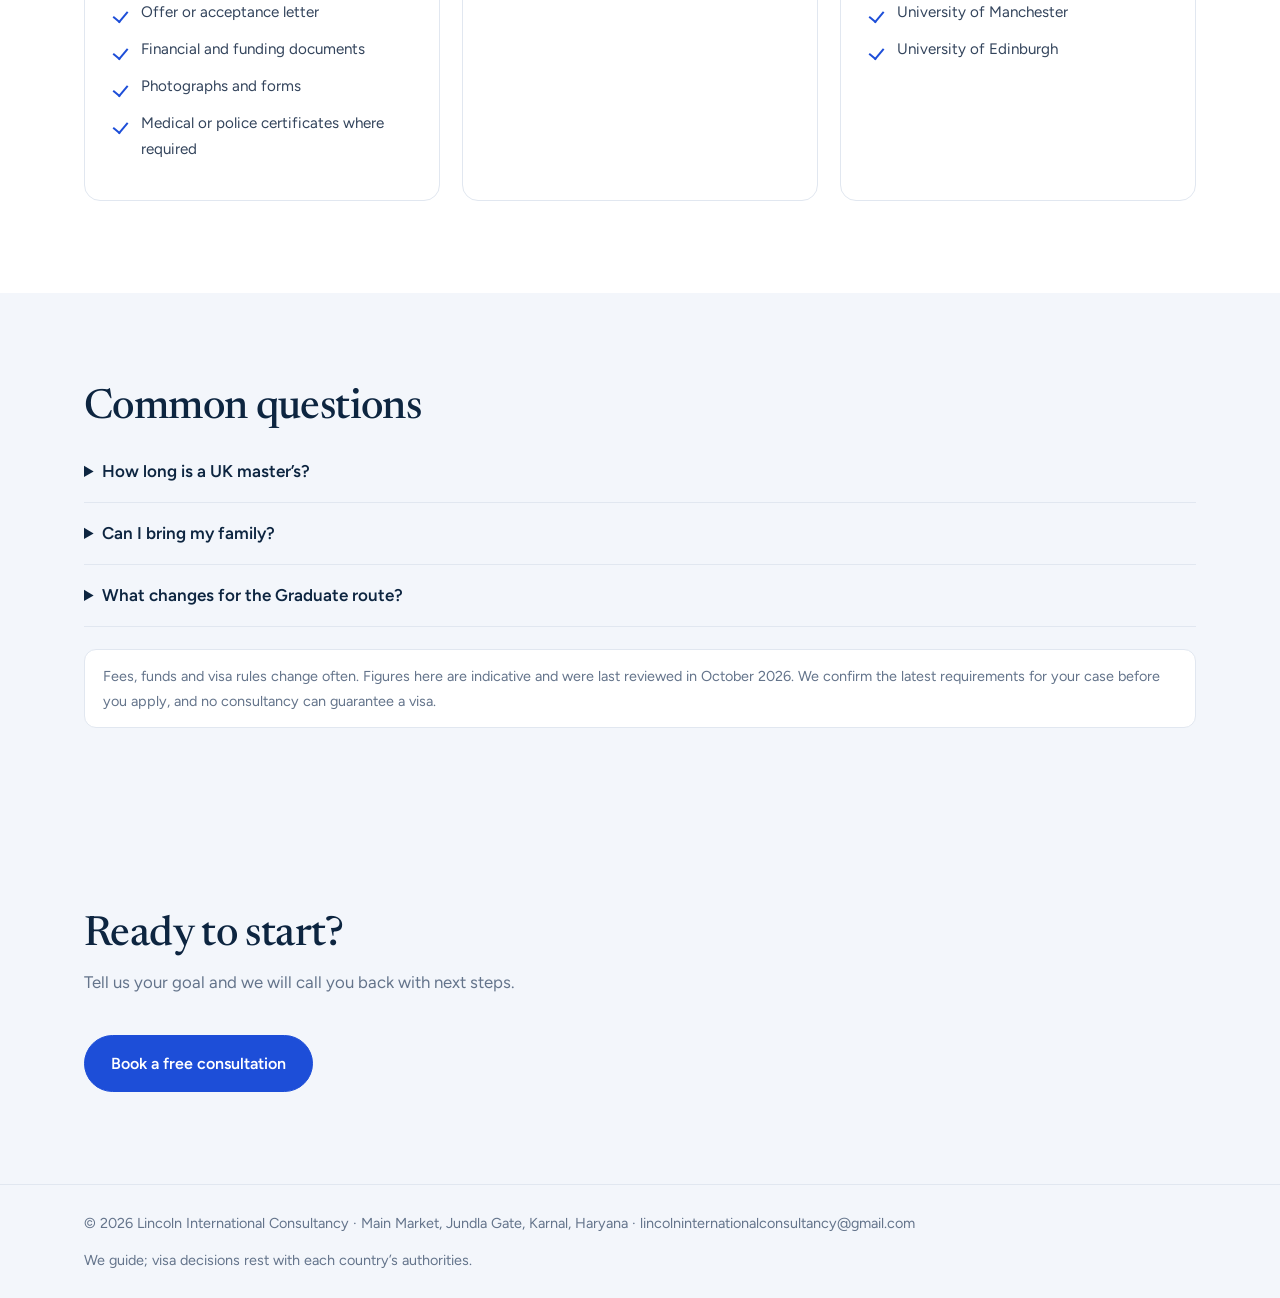
<file: study-in-uk.html>
<!DOCTYPE html><html lang="en"><head><meta charset="utf-8"><meta name="viewport" content="width=device-width, initial-scale=1"><title>Study in United Kingdom | Lincoln International Consultancy, Karnal</title><meta name="description" content="Shorter degrees, world-renowned universities and a post-study Graduate route.">
<link rel="preconnect" href="https://fonts.googleapis.com"><link rel="preconnect" href="https://fonts.gstatic.com" crossorigin><link href="https://fonts.googleapis.com/css2?family=Newsreader:opsz,wght@6..72,500;6..72,600&family=Figtree:wght@400;500;600&display=swap" rel="stylesheet"><link rel="icon" href="favicon.ico" sizes="any"><link rel="icon" type="image/png" sizes="32x32" href="assets/favicon-32.png"><link rel="apple-touch-icon" href="assets/apple-touch-icon.png"><link rel="stylesheet" href="style.css?v=6"></head><body>
<header><div class="wrap bar"><a class="brand" href="index.html">Lincoln International Consultancy<small>Education &amp; visa guidance · Karnal</small></a><button class="burger" aria-label="Open menu" aria-expanded="false" aria-controls="menu"><span></span></button><nav id="menu" aria-label="Main"><button class="x" aria-label="Close menu">&times;</button><a href="index.html">Home</a><div class="dd"><a href="destinations.html" aria-current=page>Study abroad</a><div class="sub"><a href="study-in-canada.html">Canada</a><a href="study-in-uk.html" aria-current=page>United Kingdom</a><a href="study-in-germany.html">Germany</a><a href="study-in-australia.html">Australia</a><a href="study-in-singapore.html">Singapore</a><a href="study-in-ireland.html">Ireland</a></div></div><a href="visa-services.html">Visa services</a><a href="ielts.html">IELTS</a><a href="pte.html">PTE</a><a href="toefl.html">TOEFL</a><a href="contact.html">Contact</a></nav></div></header>
<main><div class="page banner-uk"><img class="pst" src="assets/banner-uk-poster.jpg" alt=""><video autoplay muted loop playsinline poster="assets/banner-uk-poster.jpg" aria-hidden="true"><source src="assets/banner-uk.mp4" type="video/mp4"></video><div class="wrap"><h1>Study in United Kingdom</h1><p>Shorter degrees, world-renowned universities and a post-study Graduate route.</p></div></div><section><div class="wrap"><div class="two"><div><h2>Why study in United Kingdom</h2><p class="lead">Shorter degrees, world-renowned universities and a post-study Graduate route.</p></div><div class="grid2"><div class="card"><h3>Shorter courses</h3><p>Bachelor’s degrees are often 3 years and master’s degrees usually 1 year, saving time and cost.</p></div><div class="card"><h3>Global reputation</h3><p>UK universities are respected by employers around the world.</p></div><div class="card"><h3>Graduate route</h3><p>Graduates can work in the UK after study without a job offer, for a limited period.</p></div><div class="card"><h3>Wide choice</h3><p>Thousands of courses across business, engineering, health, law, arts and more.</p></div></div></div></div></section><section class=alt><div class="wrap"><h2>United Kingdom at a glance</h2><div class="two"><table><tr><th>Tuition (indicative)</th><td>Roughly GBP 12,000 to 35,000 a year; medicine and some MBAs cost more.</td></tr><tr><th>Maintenance funds</th><td>From November 2025 about GBP 1,529 a month in London (up to 9 months), lower outside London, held for 28 days, plus tuition due.</td></tr><tr><th>Main intakes</th><td>September (main) and January.</td></tr><tr><th>English tests</th><td>IELTS, PTE or TOEFL, depending on the university and visa route.</td></tr><tr><th>Visa costs</th><td>Student visa fee about GBP 558 (April 2026) plus Immigration Health Surcharge of GBP 1,035 for each year.</td></tr><tr><th>Post-study</th><td>Graduate route: 2 years for applications up to 31 December 2026; 18 months for applications from 1 January 2027 (3 years for PhD).</td></tr></table><div><h3>Work and stay</h3><p>Degree-level students can generally work up to 20 hours a week during term and full time in vacations, as stated on the visa. Only PhD and research students can usually bring family.</p></div></div></div></section><section><div class="wrap"><h2>How Lincoln helps you</h2><div class="grid3"><div class="card"><h3>Personal counselling</h3><p>We look at your marks, budget and goals before suggesting any country.</p></div><div class="card"><h3>Course and university shortlist</h3><p>Options that fit your profile and the visa rules.</p></div><div class="card"><h3>Applications and SOP</h3><p>Help with forms, documents and a clear statement of purpose.</p></div><div class="card"><h3>IELTS, PTE and TOEFL</h3><p>Coaching and score-target planning for your course.</p></div><div class="card"><h3>Visa file and interview</h3><p>Document checks, filing support and interview practice.</p></div><div class="card"><h3>Before you fly</h3><p>Guidance on travel, accommodation and arrival.</p></div></div></div></section><section class=alt><div class="wrap"><h2>Step by step: studying in United Kingdom</h2><ol class="steps s3"><li><h3>Shortlist courses</h3><p>Compare universities by course content, fees, entry scores and location.</p></li><li><h3>Apply</h3><p>Undergraduate through UCAS, postgraduate directly to the university.</p></li><li><h3>Accept offer and pay deposit</h3><p>Meet any offer conditions, accept, and receive your CAS (Confirmation of Acceptance for Studies).</p></li><li><h3>Prepare funds and tests</h3><p>Hold the required maintenance funds for 28 days, arrange the English score and a TB test where required.</p></li><li><h3>Apply for the Student visa</h3><p>Apply online, pay the visa fee and health surcharge, and give biometrics.</p></li><li><h3>Plan arrival</h3><p>Arrange accommodation, travel and insurance before you fly.</p></li></ol></div></section><section><div class="wrap"><div class="grid3"><div class="card"><h3>Documents you will need</h3><ul class="tick"><li>Valid passport</li><li>Academic transcripts and certificates</li><li>English test score</li><li>Statement of purpose or study plan</li><li>Offer or acceptance letter</li><li>Financial and funding documents</li><li>Photographs and forms</li><li>Medical or police certificates where required</li></ul></div><div class="card"><h3>Scholarships to explore</h3><ul class="tick"><li>Chevening Scholarships</li><li>GREAT Scholarships for Indian students</li><li>Commonwealth Scholarships</li><li>University merit awards and bursaries</li></ul></div><div class="card"><h3>Popular universities</h3><ul class="tick"><li>University of Oxford</li><li>University of Cambridge</li><li>Imperial College London</li><li>University College London</li><li>University of Manchester</li><li>University of Edinburgh</li></ul></div></div></div></section><section class=alt><div class="wrap"><h2>Common questions</h2><div class="faq"><details><summary>How long is a UK master’s?</summary><p>Most taught master’s degrees take one year, which lowers total cost.</p></details><details><summary>Can I bring my family?</summary><p>Under current rules only PhD and research postgraduate students can usually bring dependants.</p></details><details><summary>What changes for the Graduate route?</summary><p>Applications from 1 January 2027 get 18 months instead of 2 years. Timing of your graduation matters, so we plan it with you.</p></details></div><p class="note">Fees, funds and visa rules change often. Figures here are indicative and were last reviewed in October 2026. We confirm the latest requirements for your case before you apply, and no consultancy can guarantee a visa.</p></div></section><section class=alt><div class="wrap"><h2>Ready to start?</h2><p class="lead">Tell us your goal and we will call you back with next steps.</p><a class="btn" href="contact.html">Book a free consultation</a></div></section></main>
<footer><div class="wrap"><span>© <span id="yr">2026</span> Lincoln International Consultancy · Main Market, Jundla Gate, Karnal, Haryana · lincolninternationalconsultancy@gmail.com</span><span>We guide; visa decisions rest with each country’s authorities.</span></div></footer>
<a class="wa" href="https://wa.me/918930611883" target="_blank" rel="noopener">WhatsApp us</a><script src="site.js?v=6"></script></body></html>
</file>
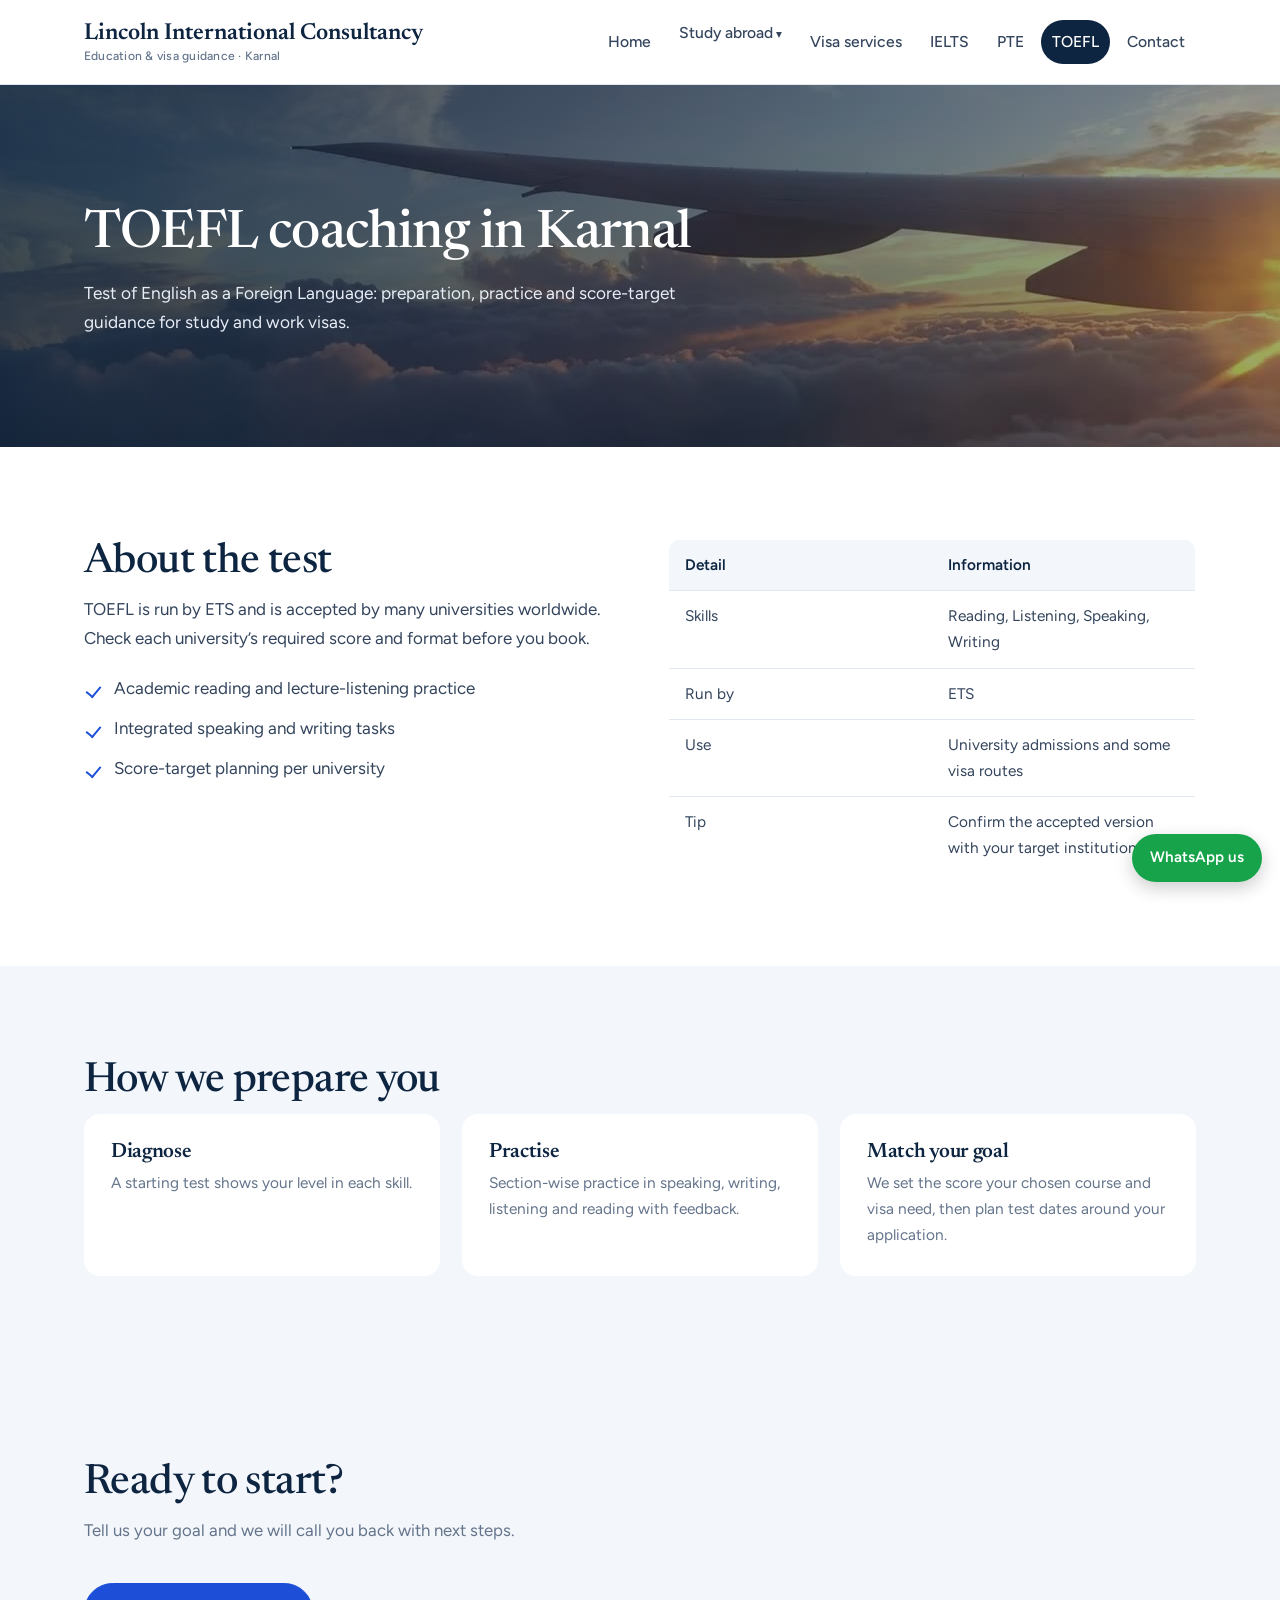
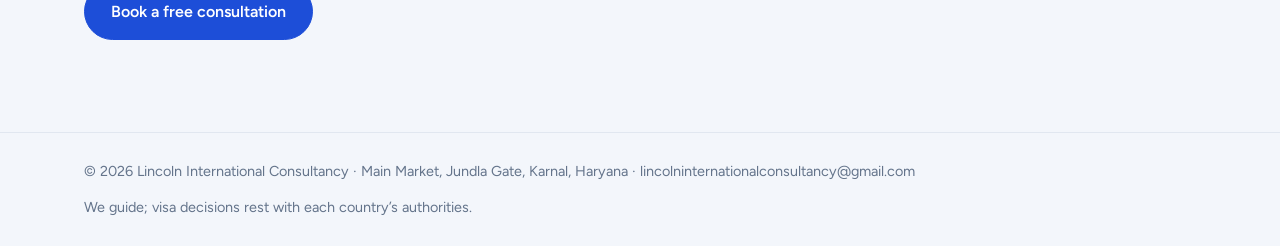
<file: toefl.html>
<!DOCTYPE html><html lang="en"><head><meta charset="utf-8"><meta name="viewport" content="width=device-width, initial-scale=1"><title>TOEFL | Lincoln International Consultancy, Karnal</title><meta name="description" content="Test of English as a Foreign Language: preparation, practice and score-target guidance for study and work visas.">
<link rel="preconnect" href="https://fonts.googleapis.com"><link rel="preconnect" href="https://fonts.gstatic.com" crossorigin><link href="https://fonts.googleapis.com/css2?family=Newsreader:opsz,wght@6..72,500;6..72,600&family=Figtree:wght@400;500;600&display=swap" rel="stylesheet"><link rel="icon" href="favicon.ico" sizes="any"><link rel="icon" type="image/png" sizes="32x32" href="assets/favicon-32.png"><link rel="apple-touch-icon" href="assets/apple-touch-icon.png"><link rel="stylesheet" href="style.css?v=6"></head><body>
<header><div class="wrap bar"><a class="brand" href="index.html">Lincoln International Consultancy<small>Education &amp; visa guidance · Karnal</small></a><button class="burger" aria-label="Open menu" aria-expanded="false" aria-controls="menu"><span></span></button><nav id="menu" aria-label="Main"><button class="x" aria-label="Close menu">&times;</button><a href="index.html">Home</a><div class="dd"><a href="destinations.html">Study abroad</a><div class="sub"><a href="study-in-canada.html">Canada</a><a href="study-in-uk.html">United Kingdom</a><a href="study-in-germany.html">Germany</a><a href="study-in-australia.html">Australia</a><a href="study-in-singapore.html">Singapore</a><a href="study-in-ireland.html">Ireland</a></div></div><a href="visa-services.html">Visa services</a><a href="ielts.html">IELTS</a><a href="pte.html">PTE</a><a href="toefl.html" aria-current=page>TOEFL</a><a href="contact.html">Contact</a></nav></div></header>
<main><div class="page banner"><img class="pst" src="assets/banner-poster.jpg" alt=""><video autoplay muted loop playsinline poster="assets/banner-poster.jpg" aria-hidden="true"><source src="assets/banner.mp4" type="video/mp4"></video><div class="wrap"><h1>TOEFL coaching in Karnal</h1><p>Test of English as a Foreign Language: preparation, practice and score-target guidance for study and work visas.</p></div></div><section><div class="wrap"><div class="two"><div><h2>About the test</h2><p>TOEFL is run by ETS and is accepted by many universities worldwide. Check each university’s required score and format before you book.</p><ul class="tick"><li>Academic reading and lecture-listening practice</li><li>Integrated speaking and writing tasks</li><li>Score-target planning per university</li></ul></div><div><table><tr><th>Detail</th><th>Information</th></tr><tr><td>Skills</td><td>Reading, Listening, Speaking, Writing</td></tr><tr><td>Run by</td><td>ETS</td></tr><tr><td>Use</td><td>University admissions and some visa routes</td></tr><tr><td>Tip</td><td>Confirm the accepted version with your target institution</td></tr></table></div></div></div></section><section class=alt><div class="wrap"><h2>How we prepare you</h2><div class="grid3"><div class="card"><h3>Diagnose</h3><p>A starting test shows your level in each skill.</p></div><div class="card"><h3>Practise</h3><p>Section-wise practice in speaking, writing, listening and reading with feedback.</p></div><div class="card"><h3>Match your goal</h3><p>We set the score your chosen course and visa need, then plan test dates around your application.</p></div></div></div></section><section class=alt><div class="wrap"><h2>Ready to start?</h2><p class="lead">Tell us your goal and we will call you back with next steps.</p><a class="btn" href="contact.html">Book a free consultation</a></div></section></main>
<footer><div class="wrap"><span>© <span id="yr">2026</span> Lincoln International Consultancy · Main Market, Jundla Gate, Karnal, Haryana · lincolninternationalconsultancy@gmail.com</span><span>We guide; visa decisions rest with each country’s authorities.</span></div></footer>
<a class="wa" href="https://wa.me/918930611883" target="_blank" rel="noopener">WhatsApp us</a><script src="site.js?v=6"></script></body></html>
</file>
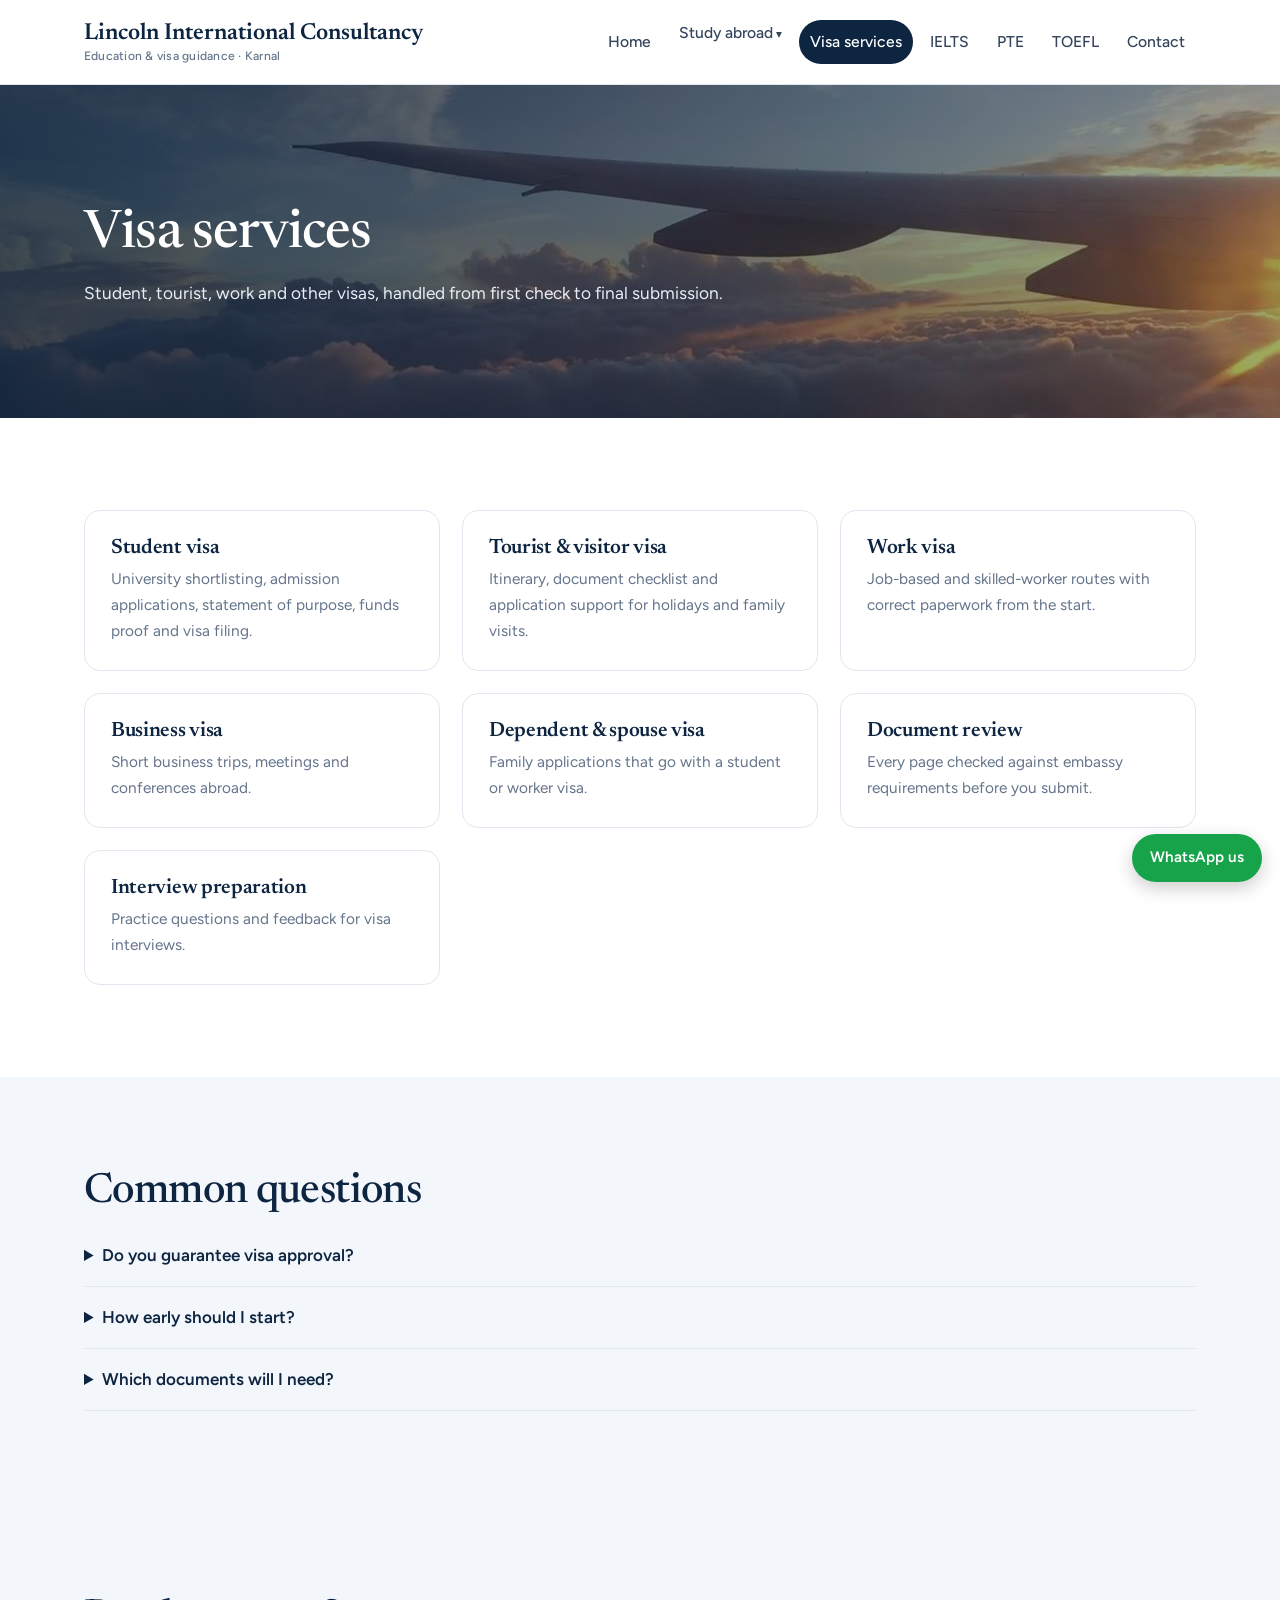
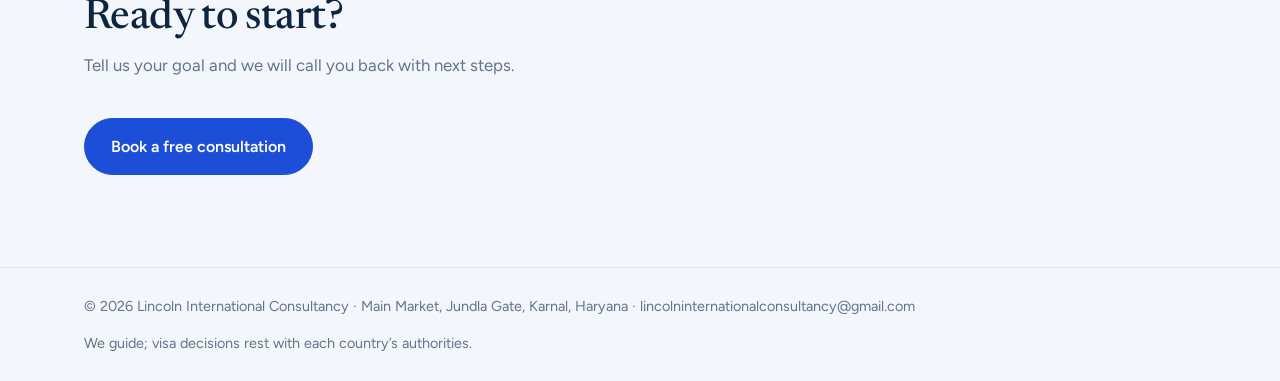
<file: visa-services.html>
<!DOCTYPE html><html lang="en"><head><meta charset="utf-8"><meta name="viewport" content="width=device-width, initial-scale=1"><title>Visa services | Lincoln International Consultancy, Karnal</title><meta name="description" content="Student, tourist, work and other visas, handled from first check to final submission.">
<link rel="preconnect" href="https://fonts.googleapis.com"><link rel="preconnect" href="https://fonts.gstatic.com" crossorigin><link href="https://fonts.googleapis.com/css2?family=Newsreader:opsz,wght@6..72,500;6..72,600&family=Figtree:wght@400;500;600&display=swap" rel="stylesheet"><link rel="icon" href="favicon.ico" sizes="any"><link rel="icon" type="image/png" sizes="32x32" href="assets/favicon-32.png"><link rel="apple-touch-icon" href="assets/apple-touch-icon.png"><link rel="stylesheet" href="style.css?v=6"></head><body>
<header><div class="wrap bar"><a class="brand" href="index.html">Lincoln International Consultancy<small>Education &amp; visa guidance · Karnal</small></a><button class="burger" aria-label="Open menu" aria-expanded="false" aria-controls="menu"><span></span></button><nav id="menu" aria-label="Main"><button class="x" aria-label="Close menu">&times;</button><a href="index.html">Home</a><div class="dd"><a href="destinations.html">Study abroad</a><div class="sub"><a href="study-in-canada.html">Canada</a><a href="study-in-uk.html">United Kingdom</a><a href="study-in-germany.html">Germany</a><a href="study-in-australia.html">Australia</a><a href="study-in-singapore.html">Singapore</a><a href="study-in-ireland.html">Ireland</a></div></div><a href="visa-services.html" aria-current=page>Visa services</a><a href="ielts.html">IELTS</a><a href="pte.html">PTE</a><a href="toefl.html">TOEFL</a><a href="contact.html">Contact</a></nav></div></header>
<main><div class="page banner"><img class="pst" src="assets/banner-poster.jpg" alt=""><video autoplay muted loop playsinline poster="assets/banner-poster.jpg" aria-hidden="true"><source src="assets/banner.mp4" type="video/mp4"></video><div class="wrap"><h1>Visa services</h1><p>Student, tourist, work and other visas, handled from first check to final submission.</p></div></div><section><div class="wrap"><div class="grid3"><div class="card"><h3>Student visa</h3><p>University shortlisting, admission applications, statement of purpose, funds proof and visa filing.</p></div><div class="card"><h3>Tourist &amp; visitor visa</h3><p>Itinerary, document checklist and application support for holidays and family visits.</p></div><div class="card"><h3>Work visa</h3><p>Job-based and skilled-worker routes with correct paperwork from the start.</p></div><div class="card"><h3>Business visa</h3><p>Short business trips, meetings and conferences abroad.</p></div><div class="card"><h3>Dependent &amp; spouse visa</h3><p>Family applications that go with a student or worker visa.</p></div><div class="card"><h3>Document review</h3><p>Every page checked against embassy requirements before you submit.</p></div><div class="card"><h3>Interview preparation</h3><p>Practice questions and feedback for visa interviews.</p></div></div></div></section><section class=alt><div class="wrap"><h2>Common questions</h2><div class="faq"><details><summary>Do you guarantee visa approval?</summary><p>No one can. Each country decides every case. We make sure your file is complete, accurate and honest.</p></details><details><summary>How early should I start?</summary><p>For study abroad, start 8 to 12 months before the intake so test dates, admissions and visa filing do not clash.</p></details><details><summary>Which documents will I need?</summary><p>Usually passport, academic records, English score, funds proof and a statement of purpose. The exact list depends on country and visa type.</p></details></div></div></section><section class=alt><div class="wrap"><h2>Ready to start?</h2><p class="lead">Tell us your goal and we will call you back with next steps.</p><a class="btn" href="contact.html">Book a free consultation</a></div></section></main>
<footer><div class="wrap"><span>© <span id="yr">2026</span> Lincoln International Consultancy · Main Market, Jundla Gate, Karnal, Haryana · lincolninternationalconsultancy@gmail.com</span><span>We guide; visa decisions rest with each country’s authorities.</span></div></footer>
<a class="wa" href="https://wa.me/918930611883" target="_blank" rel="noopener">WhatsApp us</a><script src="site.js?v=6"></script></body></html>
</file>
<file: style.css>
:root{--ink:#0d2540;--blue:#1d4ed8;--blue-d:#173fae;--tint:#f3f6fb;--line:#e1e7f0;--text:#33445c;--muted:#64748b;--red:#c8102e;
--serif:"Newsreader",Georgia,"Times New Roman",serif;--sans:"Figtree",system-ui,-apple-system,"Segoe UI",Roboto,Arial,sans-serif}
*{box-sizing:border-box;margin:0}
html{scroll-behavior:smooth;scroll-padding-top:80px}
body{font:17px/1.7 var(--sans);color:var(--text);background:#fff}
img{max-width:100%;display:block}a{color:inherit}
:focus-visible{outline:3px solid var(--blue);outline-offset:3px}
.wrap{max-width:1160px;margin:0 auto;padding:0 24px}
h1,h2,h3{font-family:var(--serif);color:var(--ink);line-height:1.12;font-weight:500;letter-spacing:-.015em}
h1{font-size:clamp(2.5rem,5.6vw,4.2rem)}h2{font-size:clamp(1.9rem,3.4vw,2.6rem);margin-bottom:.6rem}h3{font-size:1.3rem;margin-bottom:.35rem;font-weight:600}
section{padding:92px 0}.alt{background:var(--tint)}
.lead{max-width:58ch;color:var(--muted);margin-bottom:2.4rem;font-size:1.05rem}
.btn{display:inline-block;padding:14px 26px;border-radius:99px;font-weight:600;text-decoration:none;border:1.5px solid var(--blue);background:var(--blue);color:#fff;cursor:pointer;font-size:1rem;transition:background .2s}
.btn:hover{background:var(--blue-d)}
.btn.ghost{background:#fff;color:var(--ink);border-color:var(--line)}.btn.ghost:hover{border-color:var(--ink)}
header{position:sticky;top:0;z-index:20;background:#fffffff2;backdrop-filter:blur(8px);border-bottom:1px solid var(--line)}
.bar{display:flex;align-items:center;justify-content:space-between;gap:18px;min-height:96px;flex-wrap:wrap;padding-top:8px;padding-bottom:8px}
.brand{font-family:var(--serif);font-size:1.75rem;font-weight:600;text-decoration:none;color:var(--ink);line-height:1.1}
.brand small{display:block;font:500 .85rem var(--sans);color:var(--muted);letter-spacing:.02em;margin-top:2px}
nav{display:flex;gap:6px;flex-wrap:wrap;font-size:1.05rem;font-weight:500}
nav a{text-decoration:none;color:var(--text);padding:10px 15px;border-radius:99px}
nav a:hover{background:var(--tint)}nav a[aria-current]{background:var(--ink);color:#fff}
.call{font-weight:600;text-decoration:none;color:var(--ink);border:1.5px solid var(--line);padding:9px 18px;border-radius:99px;white-space:nowrap}
.call:hover{border-color:var(--ink)}
.hero{padding:70px 0 90px}
.hero .grid{display:grid;grid-template-columns:1.05fr .95fr;gap:64px;align-items:center}
.hero h1{margin-bottom:1.2rem}.hero p{max-width:50ch;font-size:1.12rem;color:var(--muted);margin-bottom:1.9rem}
.cta{display:flex;gap:12px;flex-wrap:wrap}
.ph{position:relative}.ph>img{width:100%;aspect-ratio:4/5;object-fit:cover;border-radius:22px 22px 140px 22px}
.badge{position:absolute;left:-22px;bottom:34px;background:#fff;border:1px solid var(--line);border-radius:16px;padding:14px 18px;box-shadow:0 10px 30px #0d254018;font-size:.92rem;line-height:1.4}
.badge b{display:block;color:var(--ink);font-size:1rem}
.chips{display:flex;gap:14px;flex-wrap:wrap;margin-top:38px;align-items:center}
.chips span{font-size:.85rem;color:var(--muted);margin-right:4px}
.chip{display:flex;align-items:center;gap:8px;font-weight:600;font-size:.9rem;color:var(--ink)}
.chip img{width:34px;height:34px;border-radius:50%;object-fit:cover;border:1px solid var(--line)}
.dest{display:grid;grid-template-columns:repeat(4,1fr);gap:22px;margin-bottom:28px}
.flag{border-radius:16px;overflow:hidden;border:1px solid var(--line);background:#fff}
.flag img{width:100%;aspect-ratio:3/2;object-fit:cover}.flag div{padding:16px 18px 20px}
.flag p{font-size:.93rem;color:var(--muted);line-height:1.55}
.more{display:flex;flex-wrap:wrap;gap:10px}.more span{border:1px solid var(--line);background:#fff;padding:6px 16px;border-radius:99px;font-size:.93rem}
.grid3{display:grid;grid-template-columns:repeat(3,1fr);gap:22px}
.card{display:block;background:#fff;border:1px solid var(--line);padding:26px;border-radius:16px;text-decoration:none;transition:border-color .2s}
a.card:hover{border-color:var(--blue)}.card p{color:var(--muted);font-size:.96rem}
.alt .card{border-color:transparent}
.steps{display:grid;grid-template-columns:repeat(4,1fr);gap:26px;counter-reset:s;list-style:none;padding:0}
.steps li{counter-increment:s}
.steps li::before{content:counter(s);display:grid;place-items:center;width:42px;height:42px;border-radius:50%;background:var(--ink);color:#fff;font:600 1.1rem var(--serif);margin-bottom:14px}
.steps p{color:var(--muted);font-size:.96rem}
.gal{display:grid;grid-template-columns:repeat(3,1fr);gap:20px}
.gal figure{margin:0}.gal img{width:100%;aspect-ratio:3/4;object-fit:cover;border-radius:16px}
.gal figcaption{padding:10px 2px 0;font-size:.92rem;color:var(--muted)}
.page{background:var(--tint);padding:70px 0 56px;border-bottom:1px solid var(--line)}
.page h1{font-size:clamp(2.2rem,4.6vw,3.3rem)}.page p{color:var(--muted);max-width:60ch;margin-top:.9rem;font-size:1.08rem}
.two{display:grid;grid-template-columns:1fr 1fr;gap:56px;align-items:start}
table{width:100%;border-collapse:collapse;font-size:.96rem;border-radius:12px;overflow:hidden;border:1px solid var(--line)}
td,th{padding:12px 16px;border-bottom:1px solid var(--line);text-align:left;vertical-align:top}th{background:var(--tint);color:var(--ink)}
.tick{list-style:none;padding:0;margin-top:1.3rem}.tick li{padding-left:30px;position:relative;margin-bottom:.7rem}
.tick li::before{content:"";position:absolute;left:5px;top:.5em;width:7px;height:12px;border:solid var(--blue);border-width:0 2.5px 2.5px 0;transform:rotate(40deg)}
.faq details{border-bottom:1px solid var(--line);padding:16px 0}.faq summary{cursor:pointer;font-weight:600;color:var(--ink)}.faq p{margin-top:8px;color:var(--muted)}
.fl{width:96px;margin-bottom:16px;border-radius:8px;border:1px solid var(--line)}
form{background:#fff;border:1px solid var(--line);padding:30px;border-radius:20px;display:grid;gap:14px}
label{font-weight:600;font-size:.92rem;color:var(--ink);display:grid;gap:5px}
input,select,textarea{font:inherit;padding:12px 14px;border:1px solid #cbd5e3;border-radius:10px;background:#fff;width:100%}
textarea{min-height:90px;resize:vertical}form .row{display:grid;grid-template-columns:1fr 1fr;gap:14px}form small{color:var(--muted)}
footer{background:var(--tint);border-top:1px solid var(--line);color:var(--muted);font-size:.9rem;padding:26px 0}
footer .wrap{display:flex;justify-content:space-between;gap:12px;flex-wrap:wrap}
.wa{position:fixed;right:18px;bottom:18px;z-index:30;background:#16a34a;color:#fff;font-weight:600;font-size:.95rem;text-decoration:none;padding:11px 18px;border-radius:99px;box-shadow:0 6px 18px #0003}
#ov-btn{position:fixed;right:18px;bottom:70px;z-index:40;background:var(--ink);color:#fff;border:0;font:600 .95rem var(--sans);padding:11px 18px;border-radius:99px;cursor:pointer;box-shadow:0 6px 18px #0003}
#ov{position:fixed;right:18px;bottom:122px;z-index:40;width:min(380px,calc(100vw - 36px));height:min(520px,68vh);background:#fff;border-radius:18px;box-shadow:0 16px 48px #0d254040;display:none;flex-direction:column;overflow:hidden;border:1px solid var(--line)}
#ov.on{display:flex}#ov header{position:static;padding:14px 16px;background:var(--ink);color:#fff;font-weight:600;display:flex;justify-content:space-between;border:0}
#ov header button{background:none;border:0;color:#fff;font-size:1.4rem;cursor:pointer}
#ovm{flex:1;overflow:auto;padding:14px;display:flex;flex-direction:column;gap:10px;background:var(--tint)}
.m{max-width:86%;padding:10px 14px;border-radius:14px;font-size:.95rem;line-height:1.5;white-space:pre-wrap}.m.b{background:#fff;border:1px solid var(--line);align-self:flex-start}.m.u{background:var(--blue);color:#fff;align-self:flex-end}
#ovf{display:flex;gap:8px;padding:10px;border-top:1px solid var(--line)}#ovf input{flex:1}#ovf button{background:var(--blue);color:#fff;border:0;border-radius:10px;padding:0 16px;font-weight:600;cursor:pointer}
#ov small{text-align:center;padding:7px;color:var(--muted);font-size:.78rem;border-top:1px solid var(--line)}
@media(max-width:900px){.hero .grid,.two{grid-template-columns:1fr;gap:40px}.grid3,.gal{grid-template-columns:1fr}.dest{grid-template-columns:1fr 1fr}.steps{grid-template-columns:1fr 1fr}.ph>img{aspect-ratio:4/3;border-radius:22px 22px 80px 22px}.badge{left:12px}section{padding:64px 0}.hero{padding:40px 0 60px}}
@media(max-width:560px){.dest,.steps,form .row{grid-template-columns:1fr}nav{font-size:.88rem}.bar{gap:8px}}
@media(prefers-reduced-motion:reduce){html{scroll-behavior:auto}*{transition:none!important}}
.fly{position:relative;color:#fff;overflow:hidden;background:#1a2a4a;padding:0}
.fly video,.fly .pst{position:absolute;inset:0;width:100%;height:100%;object-fit:cover}
.fly::after{content:"";position:absolute;inset:0;background:linear-gradient(180deg,#0d254099,#0d2540cc)}
.fly .wrap{position:relative;z-index:2;padding-top:84px;padding-bottom:84px}
.fly h2{color:#fff;max-width:18ch}.fly p{color:#dbe5f3;max-width:52ch;margin-bottom:1.6rem}
.route{width:100%;max-width:900px;height:auto;margin-top:18px;overflow:visible}
.route text{fill:#fff;font:600 15px var(--sans)}.route .ln{stroke:#ffffffaa;stroke-width:2;stroke-dasharray:4 8;fill:none}
.route circle{fill:#fff}
.feat{display:grid;grid-template-columns:1fr 1fr;gap:56px;align-items:center}
.feat img{width:100%;aspect-ratio:4/5;object-fit:cover;border-radius:140px 22px 22px 22px}
@media(max-width:900px){.feat{grid-template-columns:1fr;gap:32px}.feat img{aspect-ratio:4/3;border-radius:80px 22px 22px 22px}}
.qk{display:flex;gap:6px;flex-wrap:wrap;padding:8px 10px;border-top:1px solid var(--line);background:#fff}
.qk button{border:1px solid var(--line);background:#fff;border-radius:99px;padding:5px 11px;font:500 .8rem var(--sans);cursor:pointer;color:var(--ink)}
.qk button:hover{border-color:var(--blue)}

.fly .wrap{padding-top:120px;padding-bottom:130px}.fly h2{font-size:clamp(2.4rem,5vw,3.8rem);max-width:16ch}
@media(max-width:1100px){.brand{font-size:1.45rem}nav{font-size:.95rem}nav a{padding:8px 11px}}

.page{position:relative;overflow:hidden;background:#2b2a3d;border:0;padding:120px 0 110px;color:#fff}
.page video,.page .pst{position:absolute;inset:0;width:100%;height:100%;object-fit:cover}
.page::after{content:"";position:absolute;inset:0;background:linear-gradient(90deg,#0d2540cc,#0d254066)}
.page .wrap{position:relative;z-index:2}.page h1{color:#fff}.page p{color:#e8eef8}
@media(max-width:900px){.page{padding:80px 0 70px}}
@media(prefers-reduced-motion:reduce){.page video,.fly video{display:none}}

.page video,.page .pst{object-position:50% 4%}

.burger,.nav .x,nav .x{display:none}
@media(max-width:900px){
 header{backdrop-filter:none;background:#fff;z-index:70}
 .bar{flex-wrap:nowrap;min-height:68px;gap:12px}
 .brand{font-size:1.25rem}.brand small{font-size:.74rem}
 .burger{display:grid;place-items:center;width:46px;height:46px;border:1px solid var(--line);border-radius:12px;background:#fff;cursor:pointer;flex:none}
 .burger span,.burger span::before,.burger span::after{display:block;width:20px;height:2px;background:var(--ink);border-radius:2px;content:"";position:relative}
 .burger span::before{position:absolute;top:-6px}.burger span::after{position:absolute;top:6px}
 nav{position:fixed;top:0;right:0;height:100%;width:min(310px,84vw);background:#fff;z-index:60;flex-direction:column;flex-wrap:nowrap;gap:4px;padding:84px 18px 24px;box-shadow:-12px 0 40px #0d254033;transform:translateX(105%);visibility:hidden;transition:transform .28s ease,visibility .28s;font-size:1.12rem}
 nav.open{transform:none;visibility:visible}
 nav a{padding:14px 16px;border-radius:12px}
 nav .x{display:block;position:absolute;top:16px;right:16px;width:44px;height:44px;border:1px solid var(--line);border-radius:12px;background:#fff;font-size:1.7rem;line-height:1;color:var(--ink);cursor:pointer}
 .scrim{position:fixed;inset:0;background:#0d254080;z-index:55;opacity:0;visibility:hidden;transition:opacity .28s,visibility .28s}
 .scrim.on{opacity:1;visibility:visible}
 body.lock{overflow:hidden}
 .wa{padding:9px 15px;font-size:.88rem;right:12px;bottom:12px}
}

.srch{max-width:420px;margin-bottom:12px}.cnt{color:var(--muted);font-size:.92rem;margin-bottom:16px}
.cl{list-style:none;padding:0;display:grid;grid-template-columns:repeat(auto-fill,minmax(210px,1fr));gap:10px}
.ci{display:flex;align-items:center;gap:12px;border:1px solid var(--line);border-radius:12px;padding:9px 14px;background:#fff;font-size:.96rem;color:var(--ink)}
.ci img{width:28px;height:20px;object-fit:cover;border-radius:3px;border:1px solid var(--line);flex:none}
.ci[hidden]{display:none}

.dd{position:relative}.dd>a::after{content:" \25BE";font-size:.75em}
.sub{display:none;position:absolute;top:100%;left:0;min-width:200px;background:#fff;border:1px solid var(--line);border-radius:14px;box-shadow:0 12px 30px #0d254022;padding:8px;z-index:90}
.sub a{display:block;padding:9px 14px;border-radius:10px;white-space:nowrap}
.dd:hover .sub,.dd:focus-within .sub{display:block}
.stats{border-bottom:1px solid var(--line);background:var(--tint)}.stats .wrap{display:grid;grid-template-columns:repeat(4,1fr);gap:20px;padding-top:26px;padding-bottom:26px}
.stats b{display:block;font:500 2.1rem var(--serif);color:var(--ink);line-height:1.1}.stats span{color:var(--muted);font-size:.92rem}
.cc-grid{display:grid;grid-template-columns:repeat(3,1fr);gap:22px}
.cc{display:block;border:1px solid var(--line);border-radius:16px;overflow:hidden;text-decoration:none;background:#fff;transition:border-color .2s}.cc:hover{border-color:var(--blue)}
.cc img{width:100%;aspect-ratio:3/2;object-fit:cover;border-bottom:1px solid var(--line)}.cc div{padding:18px 20px 22px}.cc p{color:var(--muted);font-size:.95rem;margin-bottom:10px}.cc span{color:var(--blue);font-weight:600;font-size:.95rem}
.grid2{display:grid;grid-template-columns:1fr 1fr;gap:16px}
.card .tick{margin-top:.6rem}.card .tick li{font-size:.95rem}
th{width:34%;font-weight:600}
.note{margin-top:22px;padding:14px 18px;background:#fff;border:1px solid var(--line);border-radius:12px;color:var(--muted);font-size:.9rem}
.page.banner-uk video,.page.banner-uk .pst{object-position:50% 45%}
@media(min-width:901px){.steps.s3{grid-template-columns:repeat(3,1fr)}}
@media(max-width:900px){.cc-grid,.grid2{grid-template-columns:1fr}.stats .wrap{grid-template-columns:1fr 1fr}
 .dd{display:block}.dd>a::after{content:""}.sub{display:block;position:static;border:0;box-shadow:none;padding:0 0 0 14px;min-width:0}.sub a{padding:10px 16px;font-size:.98rem}
 th{width:auto}}
@media(max-width:560px){.stats .wrap{grid-template-columns:1fr 1fr}}
@media(min-width:901px){.bar{flex-wrap:nowrap}nav{flex-wrap:nowrap;white-space:nowrap}}
@media(min-width:901px) and (max-width:1320px){.brand{font-size:1.45rem}.brand small{font-size:.76rem}nav{font-size:.98rem}nav a{padding:9px 11px}.bar{min-height:84px}}
</file>
